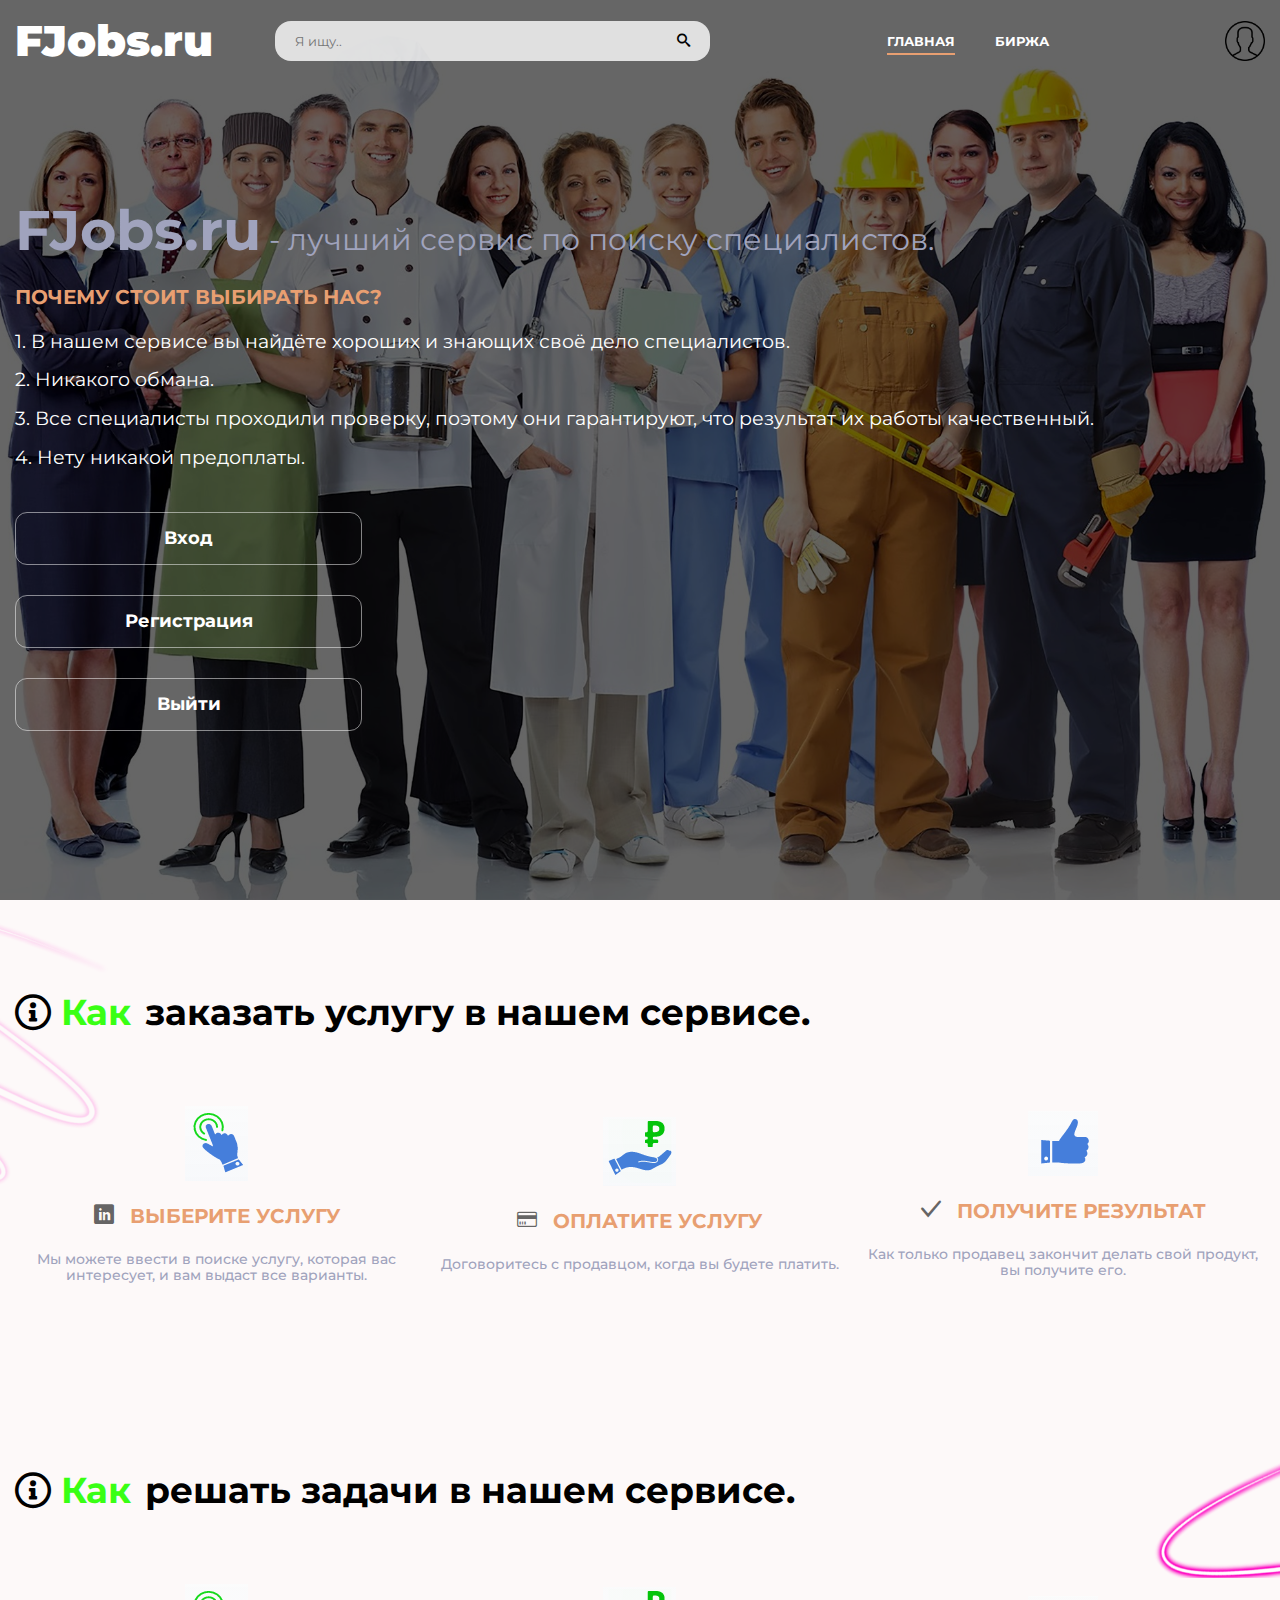
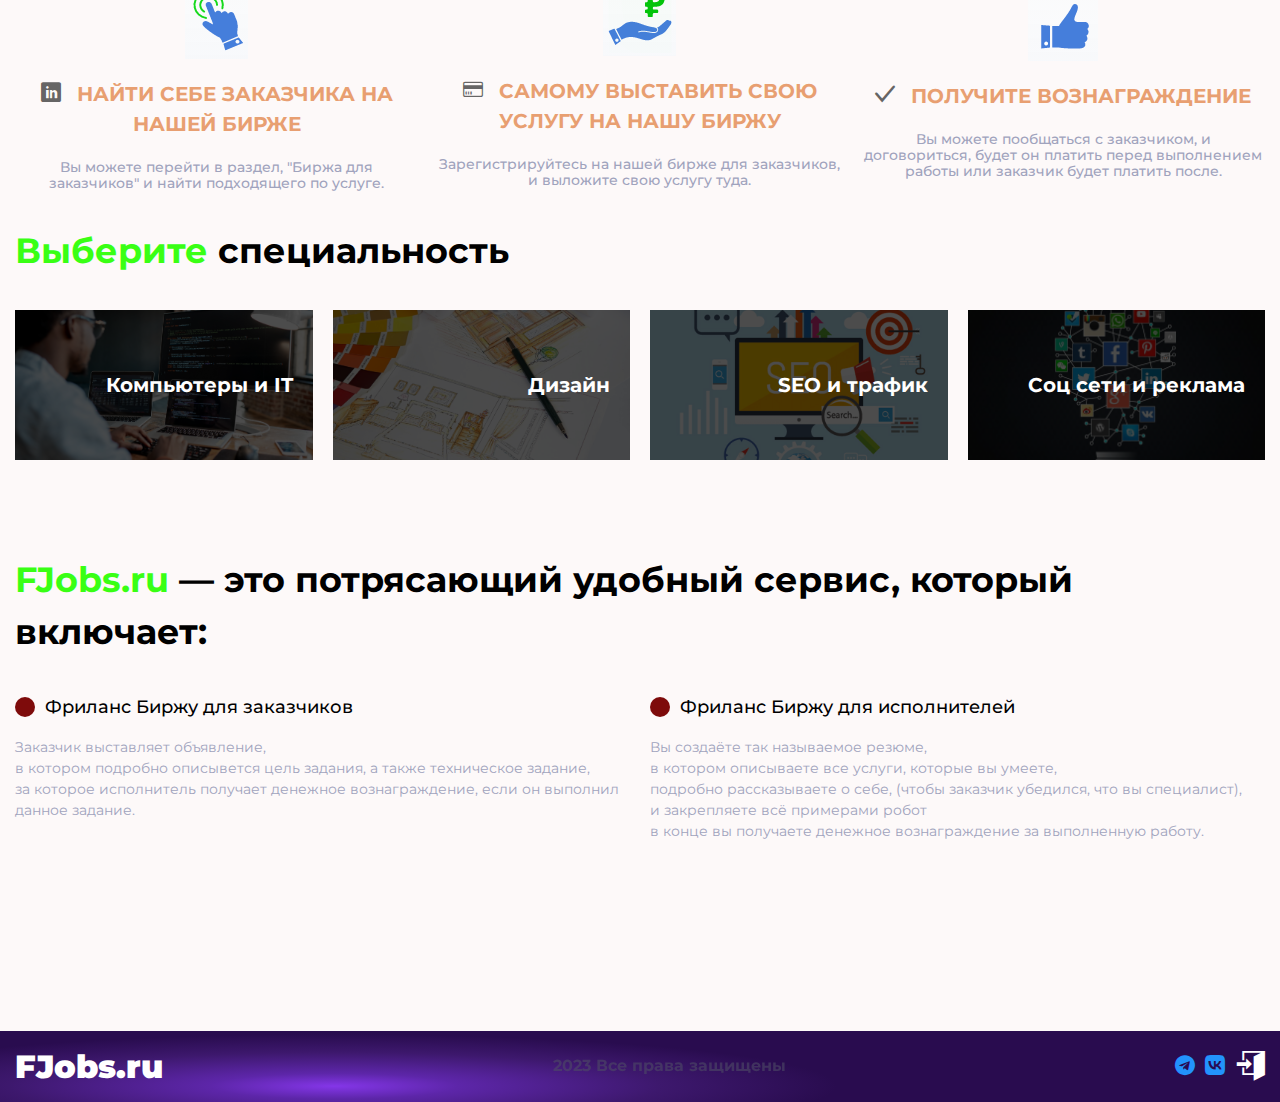
<file: index.html>
<!DOCTYPE html>
<html lang="ru">

<head>
	<meta charset="UTF-8">
	<link rel="stylesheet" href="css/icons.css">
	<link rel="stylesheet" href="css/style.css">
	<link rel="stylesheet" href="https://cdn.jsdelivr.net/npm/swiper@9/swiper-bundle.min.css" />
	<meta name="viewport" content="width=device-width, initial-scale=1.0">
	<title>FJobs.ru</title>
	<link rel="shortcut icon" href="">
</head>

<body>
	<div class="wrapper">

		<main class="page">
<header class="header">
	<div class='header__container container'>
		<div class="header__body">
			<a href="index.html" class="header__logo">FJobs.ru</a>
			<div class="header__find">
				<input autocomplete="off" placeholder="Я ищу.." name="input" value="" type="text"
					class="header__find-input ">
				<button type="button" class="header__find-icon icon-search">

				</button>
				<ul class="header__find-list find-list">
					<li class="find-list__item">Дизайнер ... 1000 - 2000 рублей</li>
					<li class="find-list__item">Верстальщик ... 2000 - 3000 рублей</li>
					<li class="find-list__item">3000 - 4000 рублей</li>
					<li class="find-list__item">4000 - 5000 рублей</li>
					<li class="find-list__item">5000 - 6000 рублей</li>
				</ul>
			</div>
			<nav class="header__menu menu-header">
				<ul class="menu-header__list">
					<li><a href="index.html" class="menu-header__link lock tdu">Главная</a></li>
					<li><a href="performers.html" id="market" class="menu-header__link">Биржа</a></li>
				</ul>
				<div class="menu-header__phone icon-phone">
					+7983-37-56-65-6
				</div>
				<div class="menu-header__icons">
					<a href="#" class="menu-header__icon icon-tg"></a>
					<a href="#" class="menu-header__icon icon-vk"></a>
					<a href="registration.html" class="menu-header__icon-enter icon-enter"></a>
				</div>
			</nav>
			<a href="myprofile.html" class="header__profile">
				<img src="img/main-reviews/01.png" alt="">
			</a>
			<div class="header__burger">
				<span></span>
			</div>

		</div>
	</div>
</header>			<div class="page__full-screen full-screen">
				<div class="full-screen__bg ibg">
					<img src="img/full-screen.jpg" alt="full-screen__image">
				</div>
				<div class='full-screen__container container'>
					<div class="full-screen__content">
						<h1 class="full-screen__title _anim-items">
							<span>FJobs.ru</span> - лучший сервис по поиску специалистов.
						</h1>
						<div class="full-screen__text ">
							<span class="_anim-items">Почему стоит выбирать нас?</span> <br>
							<br>
							<p class="_anim-items"> 1. В нашем сервисе вы найдёте хороших и знающих своё дело специалистов.
								<br>
							</p>
							<p class="_anim-items"> 2. Никакого обмана. <br></p>
							<p class="_anim-items">
								3. Все специалисты проходили проверку, поэтому они гарантируют, что результат их работы
								качественный.<br>
							</p>
							<p class="_anim-items"> 4. Нету никакой предоплаты. <br></p>
						</div>
						<div class="full-screen__buttons">
							<a href="login.html" class="full-screen__button login">Вход</a>
							<a href="registration.html" class="full-screen__button login">Регистрация</a>
							<a href="#" class="full-screen__button login leave">Выйти</a>
						</div>
					</div>
				</div>
			</div>
			<div class="page__burger-menu burger-menu">
				<div class="burger-menu__body">

				</div>
			</div>
			<div class="content">
				<section class="advantages decore-one">
					<div class='advantages__container container'>
						<div class="advantages__body">

							<h2 class="advantages__title icon-info">
								<span>Как</span> заказать услугу в нашем сервисе.
							</h2>
							<div class="advantages__columns">
								<div class="advantages__column _anim-items">
									<article class="advantages__item item-advantages">
										<div class="item-advantages__image">
											<img src="img/choose.png" alt="chooseService">
										</div>
										<h3 class="item-advantages__title icon-linkedin">
											Выберите услугу
										</h3>
										<div class="item-advantages__text">
											Мы можете ввести в поиске услугу, которая вас интересует, и вам выдаст все варианты.
										</div>
									</article>
								</div>
								<div class="advantages__column _anim-items">
									<article class="advantages__item item-advantages">
										<div class="item-advantages__image">
											<img src="img/sell.png" alt="chooseService">
										</div>
										<h3 class="item-advantages__title icon-credit-card">
											Оплатите услугу
										</h3>
										<div class="item-advantages__text">
											Договоритесь с продавцом, когда вы будете платить.
										</div>
									</article>
								</div>
								<div class="advantages__column _anim-items">
									<article class="advantages__item item-advantages">
										<div class="item-advantages__image">
											<img src="img/get.png" alt="chooseService">
										</div>
										<h3 class="item-advantages__title icon-check">
											Получите результат
										</h3>
										<div class="item-advantages__text">
											Как только продавец закончит делать свой продукт, вы получите его.
										</div>
									</article>
								</div>

							</div>
						</div>
					</div>
				</section>
				<section class="advantages decore-two">
					<div class='advantages__container container'>
						<div class="advantages__body">

							<h2 class="advantages__title icon-info">
								<span>Как</span> решать задачи в нашем сервисе.
							</h2>
							<div class="advantages__columns">
								<div class="advantages__column _anim-items">
									<article class="advantages__item item-advantages">
										<div class="item-advantages__image">
											<img src="img/choose.png" alt="chooseService">
										</div>
										<h3 class="item-advantages__title icon-linkedin">
											Найти себе заказчика на нашей бирже
										</h3>
										<div class="item-advantages__text">
											Вы можете перейти в раздел, "Биржа для заказчиков" и найти подходящего по услуге.
										</div>
									</article>
								</div>
								<div class="advantages__column _anim-items">
									<article class="advantages__item item-advantages">
										<div class="item-advantages__image">
											<img src="img/sell.png" alt="sellProduct">
										</div>
										<h3 class="item-advantages__title icon-credit-card">
											Самому выставить свою услугу на нашу биржу
										</h3>
										<div class="item-advantages__text">
											Зарегистрируйтесь на нашей бирже для заказчиков, и выложите свою услугу туда.
										</div>
									</article>
								</div>
								<div class="advantages__column _anim-items">
									<article class="advantages__item item-advantages">
										<div class="item-advantages__image">
											<img src="img/get.png" alt="getMoney">
										</div>
										<h3 class="item-advantages__title icon-check">
											Получите вознаграждение
										</h3>
										<div class="item-advantages__text">
											Вы можете пообщаться с заказчиком, и договориться, будет он платить перед выполнением
											работы или заказчик будет
											платить после.
										</div>
									</article>
								</div>

							</div>
						</div>
					</div>

					<section class="special">
						<div class='special__container container'>
							<div class="special__body">
								<h2 class="special__title">
									<span>Выберите </span>специальность
								</h2>
								<div class="special__columns">
									<a href="registration.html" class="special__item item-special">
										<div class="item-special__image ibg">
											<img src="img/special/01.jpg" alt="image">
										</div>
										<div class="item-special__text">Компьютеры и IT</div>
									</a>
									<a href="registration.html" class="special__item item-special">
										<div class="item-special__image ibg">
											<img src="img/special/02.jpg" alt="image">
										</div>
										<div class="item-special__text">Дизайн</div>
									</a>
									<a href="registration.html" class="special__item item-special">
										<div class="item-special__image ibg">
											<img src="img/special/03.png" alt="image">
										</div>
										<div class="item-special__text">SEO и трафик</div>
									</a>
									<a href="registration.html" class="special__item item-special">
										<div class="item-special__image ibg">
											<img src="img/special/04.jpg" alt="image">
										</div>
										<div class="item-special__text">Соц сети и реклама</div>
									</a>
								</div>
							</div>
						</div>
					</section>
					<section class="about">
						<div class='about__container container'>
							<h2 class="about__title">
								<span>FJobs.ru</span> — это потрясающий удобный сервис, который включает:
							</h2>
							<div class="about__body">

								<div class="about__text-block one-block">
									<h3 class="about__sub-title">
										Фриланс Биржу для заказчиков
									</h3>
									<div class="about__text">
										Заказчик выставляет объявление, <br> в котором подробно описывется цель задания, а также
										техническое задание, <br>
										за которое исполнитель получает денежное вознаграждение, если он выполнил данное задание.
									</div>
								</div>
								<div class="about__text-block two-block">
									<h3 class="about__sub-title">
										Фриланс Биржу для исполнителей
									</h3>
									<div class="about__text">
										Вы создаёте так называемое резюме, <br> в котором описываете все услуги, которые вы
										умеете,
										<br>
										подробно рассказываете о себе, (чтобы заказчик убедился, что вы специалист), <br> и
										закрепляете всё примерами робот <br> в конце вы получаете денежное вознаграждение за
										выполненную работу.
									</div>
								</div>
							</div>
						</div>
					</section>


			</div>
<footer class="footer">
	<div class='footer__container container'>
		<div class="footer__body">
			<a href="index.html" class="footer__logo">FJobs.ru</a>
			<div class="footer__copy">
				2023 Все права защищены
			</div>
			<div class="footer__icons">
				<a href="#" class="footer__ico icon-tg"></a>
				<a href="#" class="footer__ico icon-vk"></a>
				<a href="#" class="footer__ico icon-enter"></a>
			</div>
		</div>
	</div>
</footer>
		</main>

	</div>
</body>
<script src="js/anim.js"></script>
<script src="js/ibg.js"></script>
<script src="js/popup.js"></script>
<script src="js/spoller.js"></script>
<script src="https://cdn.jsdelivr.net/npm/swiper@9/swiper-bundle.min.js"></script>
<script src="js/script.js"></script>
</body>

</html>
</file>
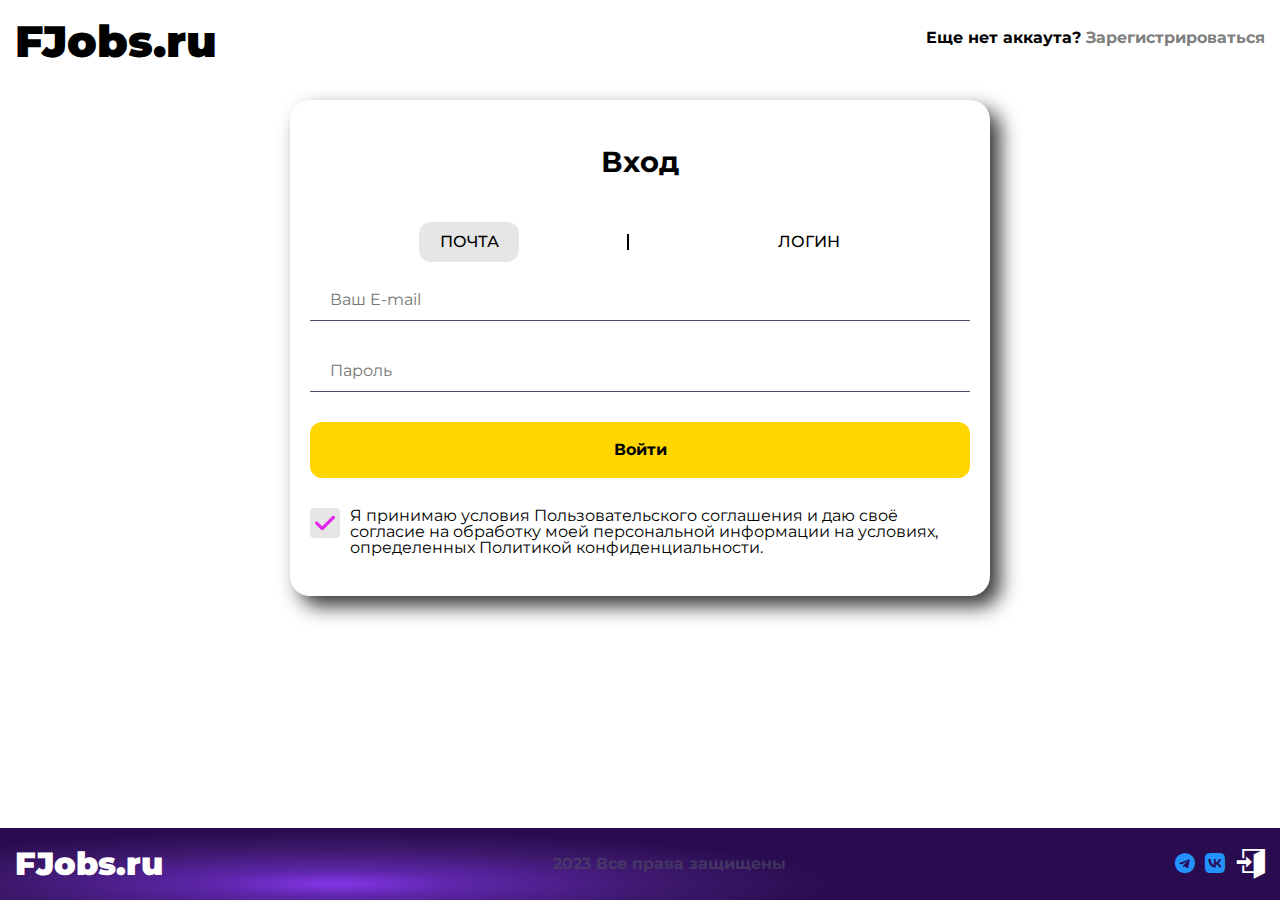
<file: login.html>
<!DOCTYPE html>
<html lang="ru">

<head>
	<meta charset="UTF-8">
	<link rel="stylesheet" href="css/icons.css">
	<link rel="stylesheet" href="css/style.css">
	<link rel="stylesheet" href="https://cdn.jsdelivr.net/npm/swiper@9/swiper-bundle.min.css" />
	<meta name="viewport" content="width=device-width, initial-scale=1.0">
	<title>FJobs.ru</title>
	<link rel="shortcut icon" href="">
</head>

<body>
	<div class="wrapper">

		<main class="page">
			<header class="header">
				<div class='header__container container'>
					<div class="header__body">
						<a href="index.html" class="header__logo-black">FJobs.ru</a>

					</div>
				</div>
			</header>

			<div class="page__burger-menu burger-menu">
				<div class="burger-menu__body">

				</div>
			</div>
			<div class="content">
				<div class="content__login">
					Еще нет аккаута? <a href="registration.html">Зарегистрироваться</a>
				</div>
				<!--<div class="content__login">
					Уже есть аккаунт? <a href="login.html">Войти</a>
				</div>-->
				<div class="registration">
					<div class='registration__container container'>
						<div class="registration__body">
							<form action="#" class="registration__form form-registration">
								<div class="form-registration__body">
									<h2 class="form-registration__title">
										Вход
									</h2>
									<div class="form-registration__tabs">
										<a href="#" id="emailLink" class="form-registration__tab active"><span>Почта</span></a>
										<a href="#" id="loginLink" class="form-registration__tab"><span>Логин</span></a>
									</div>
									<div id="email" class="form-registration__block active">
										<input placeholder="Ваш E-mail" name="input" value="" type="text"
											class="form-registration__input">
										<input placeholder="Пароль" name="input" value="" type="text"
											class="form-registration__input">
										<button class="form-registration__button">Войти</button>
										<div class="registration__checkbox">
											<div class="registration__input-checkbox">
												<input name="checkbox" checked type="checkbox">
												<span>
													Я принимаю условия Пользовательского соглашения и даю своё согласие на
													обработку моей персональной информации на условиях, определенных Политикой
													конфиденциальности.
												</span>
											</div>
										</div>
									</div>
									<div id="login" class="form-registration__block">
										<input placeholder="Логин" name="input" value="" type="text"
											class="form-registration__input">
										<input placeholder="Пароль" name="input" value="" type="text"
											class="form-registration__input">
										<button class="form-registration__button">Войти</button>
										<div class="registration__checkbox">
											<div class="registration__input-checkbox">
												<input name="checkbox" checked type="checkbox">
												<span>
													Я принимаю условия Пользовательского соглашения и даю своё согласие на
													обработку моей персональной информации на условиях, определенных Политикой
													конфиденциальности.
												</span>
											</div>
										</div>
									</div>
								</div>
							</form>
						</div>
					</div>
				</div>
			</div>
<footer class="footer">
	<div class='footer__container container'>
		<div class="footer__body">
			<a href="index.html" class="footer__logo">FJobs.ru</a>
			<div class="footer__copy">
				2023 Все права защищены
			</div>
			<div class="footer__icons">
				<a href="#" class="footer__ico icon-tg"></a>
				<a href="#" class="footer__ico icon-vk"></a>
				<a href="#" class="footer__ico icon-enter"></a>
			</div>
		</div>
	</div>
</footer>		</main>

	</div>
</body>
<script src="js/anim.js"></script>
<script src="js/ibg.js"></script>
<script src="js/popup.js"></script>
<script src="js/spoller.js"></script>
<script src="https://cdn.jsdelivr.net/npm/swiper@9/swiper-bundle.min.js"></script>
<script src="js/script.js"></script>
</body>

</html>
</file>
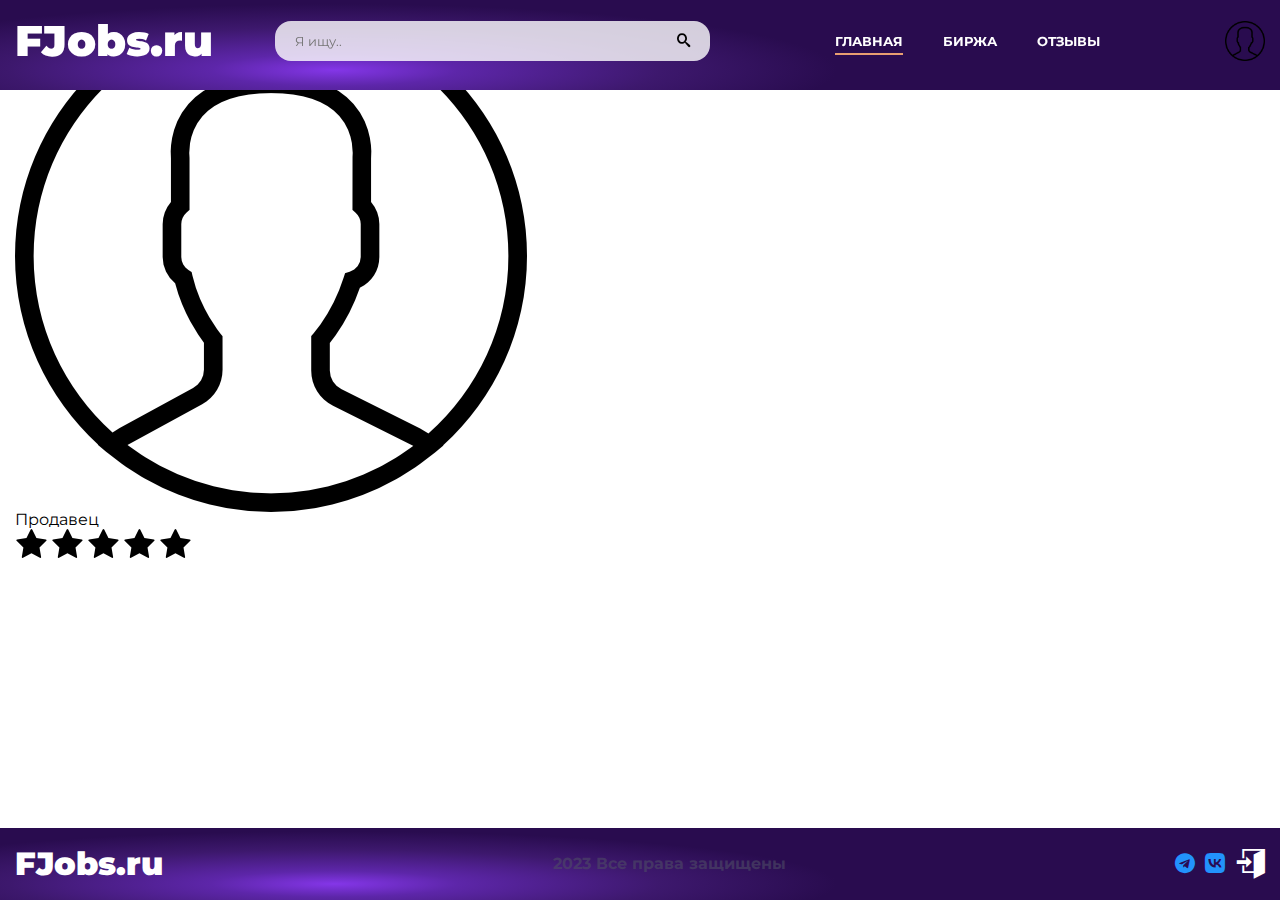
<file: myprofile.html>
<!DOCTYPE html>
<html lang="ru">

<head>
	<meta charset="UTF-8">
	<link rel="stylesheet" href="css/icons.css">
	<link rel="stylesheet" href="css/style.css">
	<link rel="stylesheet" href="https://cdn.jsdelivr.net/npm/swiper@9/swiper-bundle.min.css" />
	<meta name="viewport" content="width=device-width, initial-scale=1.0">
	<title>FJobs.ru</title>
	<link rel="shortcut icon" href="">
</head>

<body>
	<div class="wrapper">

		<main class="page">
			<header class="header-noscroll">
				<div class='header__container container'>
					<div class="header__body">
						<a href="index.html" class="header__logo">FJobs.ru</a>
						<div class="header__find">
							<input autocomplete="off" placeholder="Я ищу.." name="input" value="" type="text"
								class="header__find-input ">
							<button type="button" class="header__find-icon icon-search">

							</button>
							<ul class="header__find-list find-list">
								<li class="find-list__item">Дизайнер ... 1000 - 2000 рублей</li>
								<li class="find-list__item">Верстальщик ... 2000 - 3000 рублей</li>
								<li class="find-list__item">3000 - 4000 рублей</li>
								<li class="find-list__item">4000 - 5000 рублей</li>
								<li class="find-list__item">5000 - 6000 рублей</li>
							</ul>
						</div>
						<nav class="header__menu menu-header">
							<ul class="menu-header__list">
								<li><a href="index.html" class="menu-header__link lock tdu">Главная</a></li>
								<li><a href="performers.html" id="market" class="menu-header__link">Биржа</a></li>

								<li><a href="reviews.html" class="menu-header__link">Отзывы</a></li>

							</ul>
							<div class="menu-header__phone icon-phone">
								+7983-37-56-65-6
							</div>
							<div class="menu-header__icons">
								<a href="#" class="menu-header__icon icon-tg"></a>
								<a href="#" class="menu-header__icon icon-vk"></a>
								<a href="registration.html" class="menu-header__icon-enter icon-enter"></a>
							</div>
						</nav>
						<a href="myprofile.html" class="header__profile">
							<img src="img/main-reviews/01.png" alt="">
						</a>
						<div class="header__burger">
							<span></span>
						</div>

					</div>
				</div>
			</header>

			<div class="page__burger-menu burger-menu">
				<div class="burger-menu__body">

				</div>
			</div>
			<div class="content">
				<section class="profile">
					<div class='profile__container container'>
						<div class="profile__icon">
							<img src="img/reviews/01.png" alt="icon">
						</div>
						<h2 class="profile__name">

						</h2>
						<div class="profile__sub-title">
							Продавец
						</div>
						<div class="profile__estimation">
							<svg width="32" height="32" xmlns="http://www.w3.org/2000/svg" viewBox="0 0 32 32">
								<path
									d="M31.547 12a.848.848 0 00-.677-.577l-9.427-1.376-4.224-8.532a.847.847 0 00-1.516 0l-4.218 8.534-9.427 1.355a.847.847 0 00-.467 1.467l6.823 6.664-1.612 9.375a.847.847 0 001.23.893l8.428-4.434 8.432 4.432a.847.847 0 001.229-.894l-1.615-9.373 6.822-6.665a.845.845 0 00.214-.869z" />
							</svg>
							<svg width="32" height="32" xmlns="http://www.w3.org/2000/svg" viewBox="0 0 32 32">
								<path
									d="M31.547 12a.848.848 0 00-.677-.577l-9.427-1.376-4.224-8.532a.847.847 0 00-1.516 0l-4.218 8.534-9.427 1.355a.847.847 0 00-.467 1.467l6.823 6.664-1.612 9.375a.847.847 0 001.23.893l8.428-4.434 8.432 4.432a.847.847 0 001.229-.894l-1.615-9.373 6.822-6.665a.845.845 0 00.214-.869z" />
							</svg>

							<svg width="32" height="32" xmlns="http://www.w3.org/2000/svg" viewBox="0 0 32 32">
								<path
									d="M31.547 12a.848.848 0 00-.677-.577l-9.427-1.376-4.224-8.532a.847.847 0 00-1.516 0l-4.218 8.534-9.427 1.355a.847.847 0 00-.467 1.467l6.823 6.664-1.612 9.375a.847.847 0 001.23.893l8.428-4.434 8.432 4.432a.847.847 0 001.229-.894l-1.615-9.373 6.822-6.665a.845.845 0 00.214-.869z" />
							</svg>

							<svg width="32" height="32" xmlns="http://www.w3.org/2000/svg" viewBox="0 0 32 32">
								<path
									d="M31.547 12a.848.848 0 00-.677-.577l-9.427-1.376-4.224-8.532a.847.847 0 00-1.516 0l-4.218 8.534-9.427 1.355a.847.847 0 00-.467 1.467l6.823 6.664-1.612 9.375a.847.847 0 001.23.893l8.428-4.434 8.432 4.432a.847.847 0 001.229-.894l-1.615-9.373 6.822-6.665a.845.845 0 00.214-.869z" />
							</svg>

							<svg width="32" height="32" xmlns="http://www.w3.org/2000/svg" viewBox="0 0 32 32">
								<path
									d="M31.547 12a.848.848 0 00-.677-.577l-9.427-1.376-4.224-8.532a.847.847 0 00-1.516 0l-4.218 8.534-9.427 1.355a.847.847 0 00-.467 1.467l6.823 6.664-1.612 9.375a.847.847 0 001.23.893l8.428-4.434 8.432 4.432a.847.847 0 001.229-.894l-1.615-9.373 6.822-6.665a.845.845 0 00.214-.869z" />
							</svg>

						</div>
					</div>
				</section>

			</div>
<footer class="footer">
	<div class='footer__container container'>
		<div class="footer__body">
			<a href="index.html" class="footer__logo">FJobs.ru</a>
			<div class="footer__copy">
				2023 Все права защищены
			</div>
			<div class="footer__icons">
				<a href="#" class="footer__ico icon-tg"></a>
				<a href="#" class="footer__ico icon-vk"></a>
				<a href="#" class="footer__ico icon-enter"></a>
			</div>
		</div>
	</div>
</footer>
		</main>

	</div>
</body>
<script src="js/anim.js"></script>
<script src="js/ibg.js"></script>
<script src="js/popup.js"></script>
<script src="js/spoller.js"></script>
<script src="https://cdn.jsdelivr.net/npm/swiper@9/swiper-bundle.min.js"></script>
<script src="js/script.js"></script>
</body>

</html>
</file>
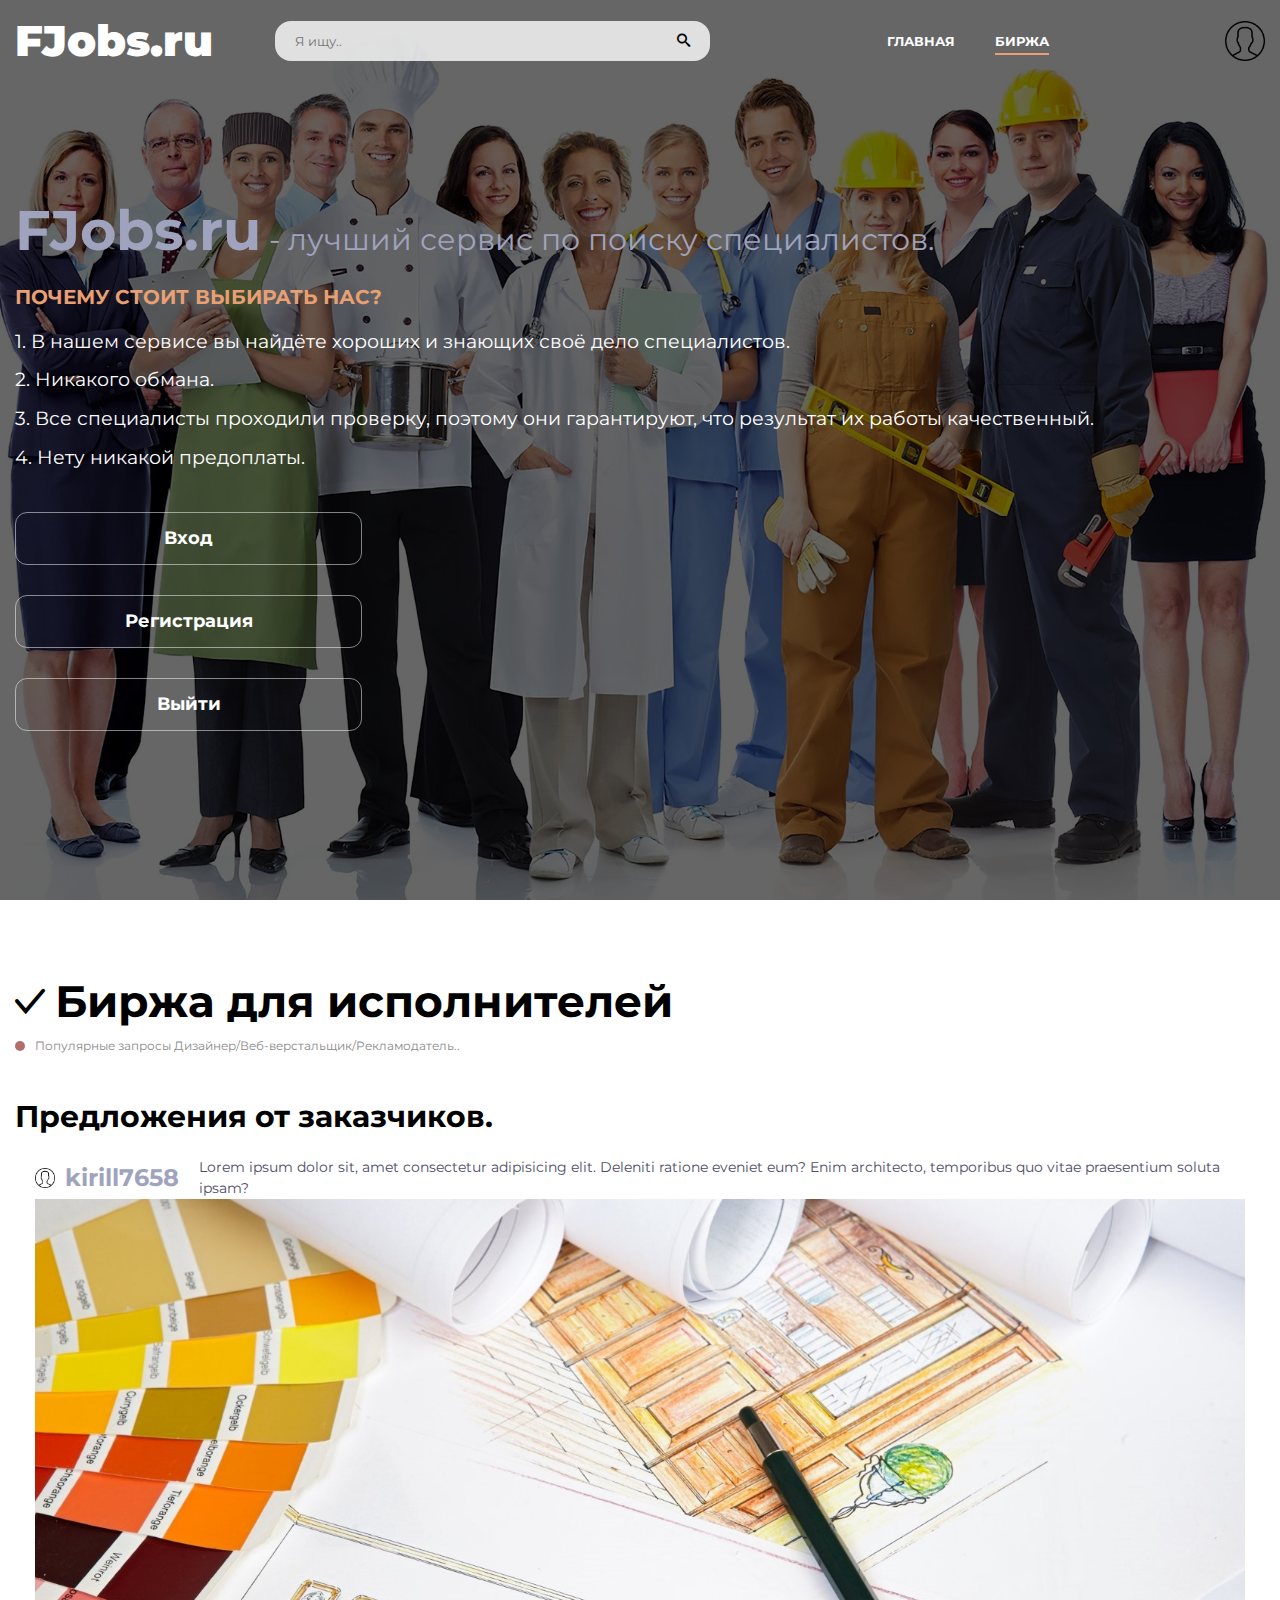
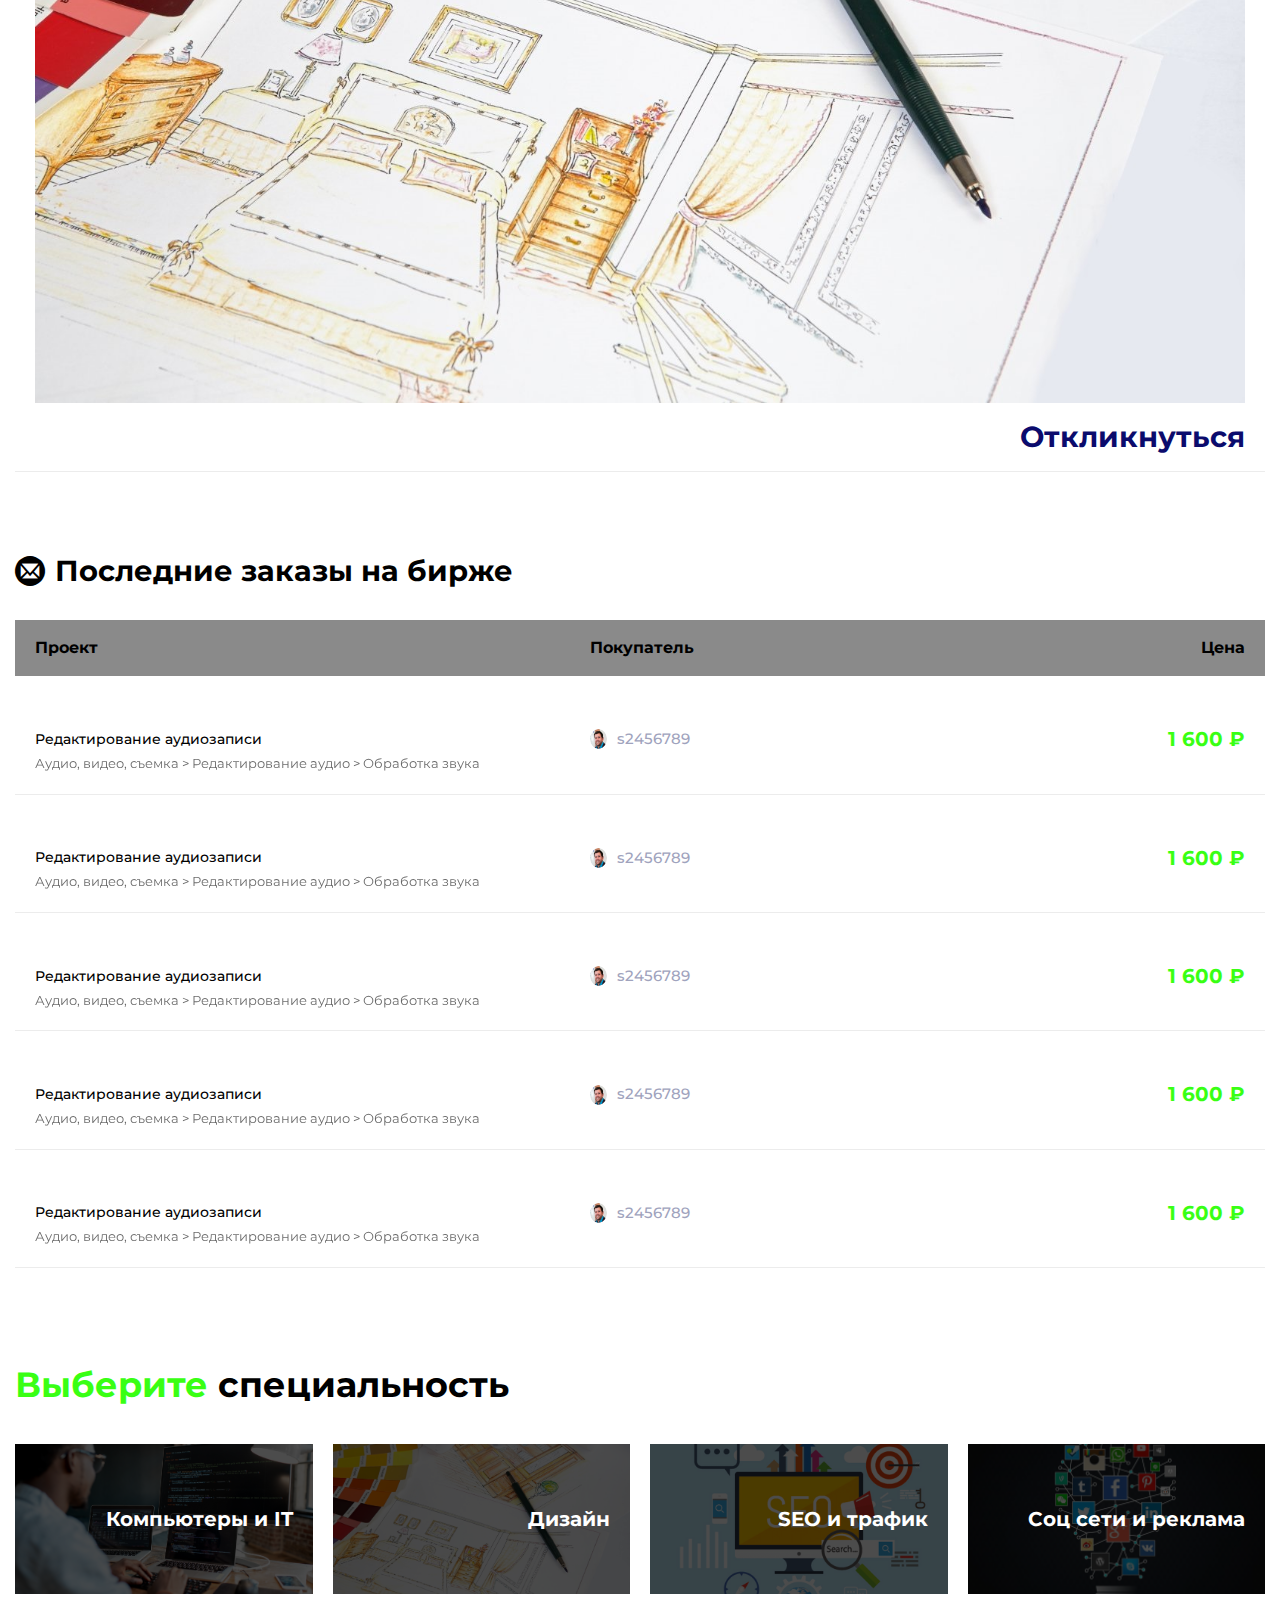
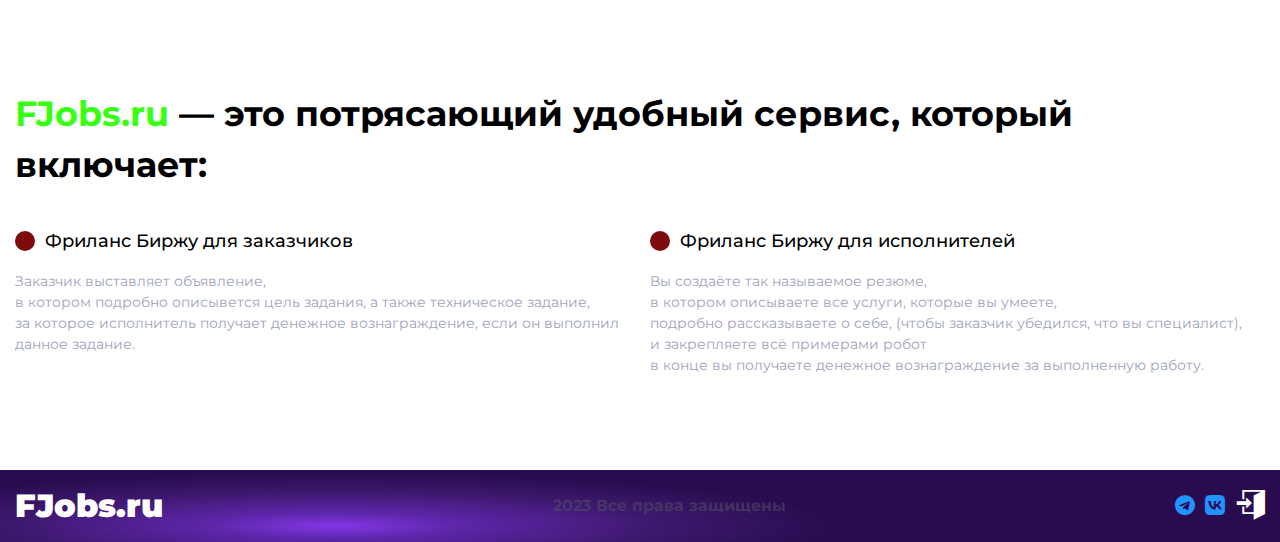
<file: performers.html>
<!DOCTYPE html>
<html lang="ru">

<head>
	<meta charset="UTF-8">
	<link rel="stylesheet" href="css/icons.css">
	<link rel="stylesheet" href="css/style.css">
	<link rel="stylesheet" href="https://cdn.jsdelivr.net/npm/swiper@9/swiper-bundle.min.css" />
	<meta name="viewport" content="width=device-width, initial-scale=1.0">
	<title>FJobs.ru</title>
	<link rel="shortcut icon" href="">
</head>

<body>
	<div class="wrapper">

		<main class="page">
			<header class="header">
				<div class='header__container container'>
					<div class="header__body">
						<a href="index.html" class="header__logo">FJobs.ru</a>
						<div class="header__find">
							<input autocomplete="off" placeholder="Я ищу.." name="input" value="" type="text"
								class="header__find-input ">
							<button type="button" class="header__find-icon icon-search">

							</button>
							<ul class="header__find-list find-list">
								<li class="find-list__item">Дизайнер ... 1000 - 2000 рублей</li>
								<li class="find-list__item">Верстальщик ... 2000 - 3000 рублей</li>
								<li class="find-list__item">3000 - 4000 рублей</li>
								<li class="find-list__item">4000 - 5000 рублей</li>
								<li class="find-list__item">5000 - 6000 рублей</li>
							</ul>
						</div>
						<nav class="header__menu menu-header">
							<ul class="menu-header__list">
								<li><a href="index.html" class="menu-header__link ">Главная</a></li>
								<li><a href="performers.html" id="market" class="menu-header__link lock tdu">Биржа</a></li>
							</ul>
							<div class="menu-header__phone icon-phone">
								+7983-37-56-65-6
							</div>
							<div class="menu-header__icons">
								<a href="#" class="menu-header__icon icon-tg"></a>
								<a href="#" class="menu-header__icon icon-vk"></a>
								<a href="registration.html" class="menu-header__icon-enter icon-enter"></a>
							</div>
						</nav><a href="myprofile.html" class="header__profile"><img src="img/reviews/01.png" alt=""></a>
						<div class="header__burger">
							<span></span>
						</div>
					</div>
				</div>
			</header>
			<div class="page__full-screen full-screen">
				<div class="full-screen__bg ibg">
					<img src="img/full-screen.jpg" alt="full-screen__image">
				</div>
				<div class='full-screen__container container'>
					<div class="full-screen__content">
						<h1 class="full-screen__title _anim-items">
							<span>FJobs.ru</span> - лучший сервис по поиску специалистов.
						</h1>
						<div class="full-screen__text ">
							<span class="_anim-items">Почему стоит выбирать нас?</span> <br>
							<br>
							<p class="_anim-items"> 1. В нашем сервисе вы найдёте хороших и знающих своё дело специалистов.
								<br>
							</p>
							<p class="_anim-items"> 2. Никакого обмана. <br></p>
							<p class="_anim-items">
								3. Все специалисты проходили проверку, поэтому они гарантируют, что результат их работы
								качественный.<br>
							</p>
							<p class="_anim-items"> 4. Нету никакой предоплаты. <br></p>
						</div>
						<div class="full-screen__buttons">
							<a href="login.html" class="full-screen__button login">Вход</a>
							<a href="registration.html" class="full-screen__button login">Регистрация</a>
							<a href="#" class="full-screen__button login leave">Выйти</a>
						</div>
					</div>
				</div>
			</div>
			<div class="page__burger-menu burger-menu">
				<div class="burger-menu__body">

				</div>
			</div>
			<div class="content">

				<section class="performers">
					<div class='performers__container container'>
						<h2 class="performers__title icon-check">
							Биржа для исполнителей
						</h2>

						<h4 class="performers__sub-sub-title">
							Популярные запросы
							<span>Дизайнер/Веб-верстальщик/Рекламодатель..</span>
						</h4>
						<div class="performers__suggestion suggestion">
							<h2 class="suggestion__title">
								Предложения от заказчиков.
							</h2>
							<div class="suggestion__columns">

								<article class="suggestion__column">
									<div class="suggestion__item item-suggestion">
										<div class="item-suggestion__content">
											<div class="item-suggestion__title-block">
												<div class="item-suggestion__icon">
													<img src="img/reviews/01.png" alt="">
												</div>
												<div class="item-suggestion__nickname">
													kirill7658
												</div>
											</div>
											<div class="item-suggestion__task">
												Lorem ipsum dolor sit, amet consectetur adipisicing elit. Deleniti ratione eveniet
												eum?
												Enim architecto, temporibus quo vitae praesentium soluta ipsam?
											</div>
										</div>
										<div class="item-suggestion__image">
											<img src="img/special/02.jpg" alt="">
										</div>
										<a href="#" class="item-suggestion__link link-hey"><span>Откликнуться</span></a>
									</div>
								</article>

							</div>
						</div>
						<div class="performers__columns">
							<span class="icon-mail4">Последние заказы на бирже</span>
							<article class="performers__column-title">
								<div class="performers__item item-performers">
									<div class="item-performers__theme-title">
										Проект
									</div>
									<div class="item-performers__seller-title">
										Покупатель
									</div>
									<div class="item-performers__price-title">
										Цена
									</div>
								</div>
							</article>
							<article class="performers__column">
								<div class="performers__item item-performers">
									<div class="item-performers__theme">
										Редактирование аудиозаписи
									</div>
									<div class="item-performers__description">
										Аудио, видео, съемка > Редактирование аудио > Обработка звука
									</div>
									<div class="item-performers__seller-block">
										<div class="item-performers__icon">
											<img src="img/main-reviews/03.png" alt="icon">
										</div>
										<div class="item-performers__seller">
											s2456789
										</div>
									</div>
									<div class="item-performers__price">
										1 600 ₽
									</div>
								</div>
							</article>
							<article class="performers__column">
								<div class="performers__item item-performers">
									<div class="item-performers__theme">
										Редактирование аудиозаписи
									</div>
									<div class="item-performers__description">
										Аудио, видео, съемка > Редактирование аудио > Обработка звука
									</div>
									<div class="item-performers__seller-block">
										<div class="item-performers__icon">
											<img src="img/main-reviews/03.png" alt="icon">
										</div>
										<div class="item-performers__seller">
											s2456789
										</div>
									</div>
									<div class="item-performers__price">
										1 600 ₽
									</div>
								</div>
							</article>
							<article class="performers__column">
								<div class="performers__item item-performers">
									<div class="item-performers__theme">
										Редактирование аудиозаписи
									</div>
									<div class="item-performers__description">
										Аудио, видео, съемка > Редактирование аудио > Обработка звука
									</div>
									<div class="item-performers__seller-block">
										<div class="item-performers__icon">
											<img src="img/main-reviews/03.png" alt="icon">
										</div>
										<div class="item-performers__seller">
											s2456789
										</div>
									</div>
									<div class="item-performers__price">
										1 600 ₽
									</div>
								</div>
							</article>
							<article class="performers__column">
								<div class="performers__item item-performers">
									<div class="item-performers__theme">
										Редактирование аудиозаписи
									</div>
									<div class="item-performers__description">
										Аудио, видео, съемка > Редактирование аудио > Обработка звука
									</div>
									<div class="item-performers__seller-block">
										<div class="item-performers__icon">
											<img src="img/main-reviews/03.png" alt="icon">
										</div>
										<div class="item-performers__seller">
											s2456789
										</div>
									</div>
									<div class="item-performers__price">
										1 600 ₽
									</div>
								</div>
							</article>
							<article class="performers__column">
								<div class="performers__item item-performers">
									<div class="item-performers__theme">
										Редактирование аудиозаписи
									</div>
									<div class="item-performers__description">
										Аудио, видео, съемка > Редактирование аудио > Обработка звука
									</div>
									<div class="item-performers__seller-block">
										<div class="item-performers__icon">
											<img src="img/main-reviews/03.png" alt="icon">
										</div>
										<div class="item-performers__seller">
											s2456789
										</div>
									</div>
									<div class="item-performers__price">
										1 600 ₽
									</div>
								</div>
							</article>
						</div>
					</div>
				</section>
				<section class="asks">

				</section>
				<section class="special">
					<div class='special__container container'>
						<div class="special__body">
							<h2 class="special__title">
								<span>Выберите </span>специальность
							</h2>
							<div class="special__columns">
								<a href="registration.html" class="special__item item-special">
									<div class="item-special__image ibg">
										<img src="img/special/01.jpg" alt="image">
									</div>
									<div class="item-special__text">Компьютеры и IT</div>
								</a>
								<a href="registration.html" class="special__item item-special">
									<div class="item-special__image ibg">
										<img src="img/special/02.jpg" alt="image">
									</div>
									<div class="item-special__text">Дизайн</div>
								</a>
								<a href="registration.html" class="special__item item-special">
									<div class="item-special__image ibg">
										<img src="img/special/03.png" alt="image">
									</div>
									<div class="item-special__text">SEO и трафик</div>
								</a>
								<a href="registration.html" class="special__item item-special">
									<div class="item-special__image ibg">
										<img src="img/special/04.jpg" alt="image">
									</div>
									<div class="item-special__text">Соц сети и реклама</div>
								</a>
							</div>
						</div>
					</div>
				</section>
				<section class="about">
					<div class='about__container container'>
						<h2 class="about__title">
							<span>FJobs.ru</span> — это потрясающий удобный сервис, который включает:
						</h2>
						<div class="about__body">

							<div class="about__text-block one-block">
								<h3 class="about__sub-title">
									Фриланс Биржу для заказчиков
								</h3>
								<div class="about__text">
									Заказчик выставляет объявление, <br> в котором подробно описывется цель задания, а также
									техническое задание, <br>
									за которое исполнитель получает денежное вознаграждение, если он выполнил данное задание.
								</div>
							</div>
							<div class="about__text-block two-block">
								<h3 class="about__sub-title">
									Фриланс Биржу для исполнителей
								</h3>
								<div class="about__text">
									Вы создаёте так называемое резюме, <br> в котором описываете все услуги, которые вы умеете,
									<br>
									подробно рассказываете о себе, (чтобы заказчик убедился, что вы специалист), <br> и
									закрепляете всё примерами робот <br> в конце вы получаете денежное вознаграждение за
									выполненную работу.
								</div>
							</div>
						</div>
					</div>
				</section>

			</div>
			<footer class="footer">
				<div class='footer__container container'>
					<div class="footer__body">
						<a href="index.html" class="footer__logo">FJobs.ru</a>
						<div class="footer__copy">
							2023 Все права защищены
						</div>
						<div class="footer__icons">
							<a href="#" class="footer__ico icon-tg"></a>
							<a href="#" class="footer__ico icon-vk"></a>
							<a href="#" class="footer__ico icon-enter"></a>
						</div>
					</div>
				</div>
			</footer>
		</main>

	</div>
</body>
<script src="js/anim.js"></script>
<script src="js/ibg.js"></script>
<script src="js/popup.js"></script>
<script src="js/spoller.js"></script>
<script src="https://cdn.jsdelivr.net/npm/swiper@9/swiper-bundle.min.js"></script>
<script src="js/script.js"></script>
</body>

</html>
</file>
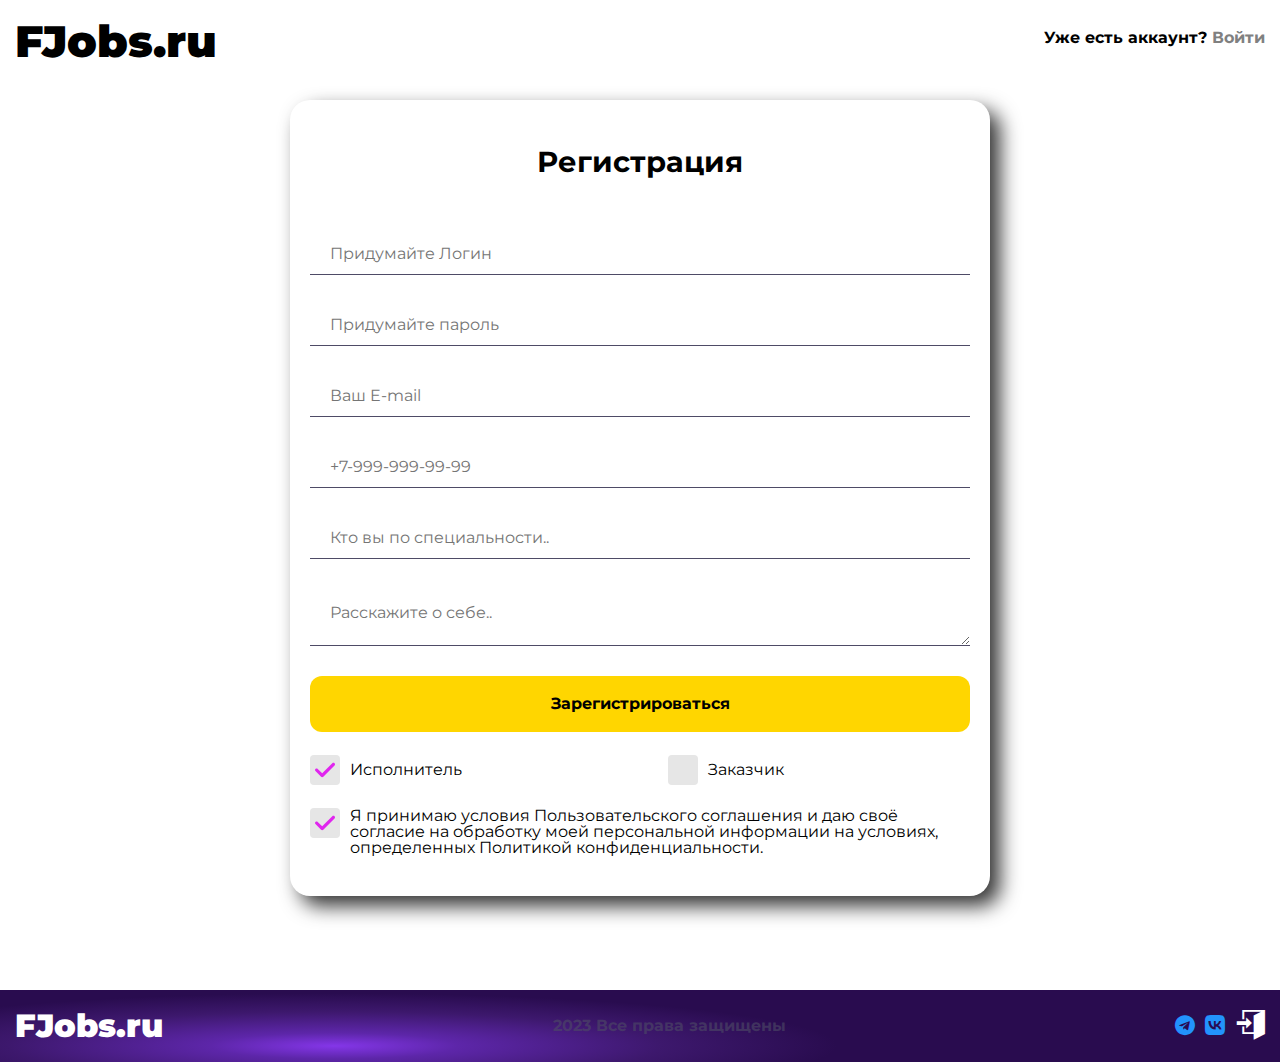
<file: registration.html>
<!DOCTYPE html>
<html lang="ru">

<head>
	<meta charset="UTF-8">
	<link rel="stylesheet" href="css/icons.css">
	<link rel="stylesheet" href="css/style.css">
	<link rel="stylesheet" href="https://cdn.jsdelivr.net/npm/swiper@9/swiper-bundle.min.css" />
	<meta name="viewport" content="width=device-width, initial-scale=1.0">
	<title>FJobs.ru</title>
	<link rel="shortcut icon" href="">
</head>

<body>
	<div class="wrapper">

		<main class="page">
			<header class="header">
				<div class='header__container container'>
					<div class="header__body">
						<a href="index.html" class="header__logo-black">FJobs.ru</a>

					</div>
				</div>
			</header>

			<div class="page__burger-menu burger-menu">
				<div class="burger-menu__body">

				</div>
			</div>
			<div class="content">
				<div class="content__login">
					Уже есть аккаунт? <a href="login.html">Войти</a>
				</div>
				<div class="registration">
					<div class='registration__container container'>
						<div class="registration__body">

							<form action="#" class="registration__form form-registration">
								<div class="form-registration__body">
									<h2 class="form-registration__title">
										Регистрация
									</h2>

									<input placeholder="Придумайте Логин" name="input" value="" type="text"
										class="form-registration__input">
									<input placeholder="Придумайте пароль" name="input" value="" type="text"
										class="form-registration__input">
									<input placeholder="Ваш E-mail" name="input" value="" type="text"
										class="form-registration__input">
									<input placeholder="+7-999-999-99-99" name="input" value="" type="text"
										class="form-registration__input">
									<input placeholder="Кто вы по специальности.." name="input" value="" type="text"
										class="form-registration__input">
									<textarea placeholder="Расскажите о себе.." name="input" value="" type="text"
										class="form-registration__input no-available"></textarea>
									<button class="form-registration__button">Зарегистрироваться</button>
									<div class="form-registration__checkboxs">
										<div class="registration__checkbox ">
											<div class="registration__input-checkbox radio-button">
												<input name="checkbox" checked type="radio" value="1">
												<span>
													Исполнитель
												</span>
											</div>
										</div>
										<div class="registration__checkbox ">
											<div class="registration__input-checkbox  radio-button">
												<input name="checkbox" type="radio" value="1">
												<span>
													Заказчик
												</span>
											</div>
										</div>
									</div>
									<div class="registration__checkbox">
										<div class="registration__input-checkbox really-checkbox">
											<input name="checkbox" checked type="checkbox">
											<span>
												Я принимаю условия Пользовательского соглашения и даю своё согласие на
												обработку моей персональной информации на условиях, определенных Политикой
												конфиденциальности.
											</span>
										</div>
									</div>

								</div>
							</form>
						</div>
					</div>
				</div>
			</div>
<footer class="footer">
	<div class='footer__container container'>
		<div class="footer__body">
			<a href="index.html" class="footer__logo">FJobs.ru</a>
			<div class="footer__copy">
				2023 Все права защищены
			</div>
			<div class="footer__icons">
				<a href="#" class="footer__ico icon-tg"></a>
				<a href="#" class="footer__ico icon-vk"></a>
				<a href="#" class="footer__ico icon-enter"></a>
			</div>
		</div>
	</div>
</footer>		</main>

	</div>
</body>
<script src="js/anim.js"></script>
<script src="js/ibg.js"></script>
<script src="js/popup.js"></script>
<script src="js/spoller.js"></script>
<script src="https://cdn.jsdelivr.net/npm/swiper@9/swiper-bundle.min.js"></script>
<script src="js/script.js"></script>
</body>

</html>
</file>
<file: css/icons.css>
@font-face {
  font-family: 'icons';
  src: url('../fonts/icons.eot?astk71');
  src: url('../fonts/icons.eot?astk71#iefix') format('embedded-opentype'),
    url('../fonts/icons.ttf?astk71') format('truetype'),
    url('../fonts/icons.woff?astk71') format('woff'),
    url('../fonts/icons.svg?astk71#icons') format('svg');
  font-weight: normal;
  font-style: normal;
  font-display: block;
}

[class^="icon-"]::before,
[class*=" icon-"]::before {
  /* use !important to prevent issues with browser extensions that change fonts */
  font-family: 'icons' !important;
  speak: never;
  font-style: normal;
  font-weight: normal;
  font-variant: normal;
  text-transform: none;
  line-height: 1;

  /* Better Font Rendering =========== */
  -webkit-font-smoothing: antialiased;
  -moz-osx-font-smoothing: grayscale;
}

.icon-phone:before {
  content: "\e900";
  color: #6e7191;
}

.icon-tg:before {
  content: "\e901";
  color: #6e7191;
}

.icon-vk:before {
  content: "\e902";
  color: #6e7191;
}

.icon-check:before {
  content: "\e903";
  color: #6e7191;
}

.icon-info:before {
  content: "\e904";
  color: #6e7191;
}

.icon-credit-card:before {
  content: "\e93f";
}

.icon-search:before {
  content: "\e986";
}

.icon-enter:before {
  content: "\ea13";
}

.icon-exit:before {
  content: "\ea14";
}

.icon-arrow-up2:before {
  content: "\ea3a";
}

.icon-arrow-right2:before {
  content: "\ea3c";
}

.icon-arrow-down2:before {
  content: "\ea3e";
}

.icon-arrow-left2:before {
  content: "\ea40";
}

.icon-mail4:before {
  content: "\ea86";
}

.icon-linkedin:before {
  content: "\eac9";
}
</file>
<file: css/style.css>
@import url("https://fonts.googleapis.com/css2?family=Montserrat:wght@400;500;600;700;800;900&display=swap");
/*

$darkColor: ;

$cyanColor: ;
$greenColor: #6EFF24;
$purpleColor: #9124FF;

$darkGreenColor: #101E09;

$lightGrayColor: #6E7191;

$orangeColor: #F56E1E;
$grayColor: #333333;
$greenYellowColor: #E8C300;

*/
@import url("https://fonts.googleapis.com/css2?family=Montserrat:wght@400;500;600;700;800;900&display=swap");
/*

$darkColor: ;

$cyanColor: ;
$greenColor: #6EFF24;
$purpleColor: #9124FF;

$darkGreenColor: #101E09;

$lightGrayColor: #6E7191;

$orangeColor: #F56E1E;
$grayColor: #333333;
$greenYellowColor: #E8C300;

*/
* {
  padding: 0;
  margin: 0;
  border: 0;
}

*,
*:before,
*:after {
  -webkit-box-sizing: border-box;
  box-sizing: border-box;
}

:focus,
:active {
  outline: none;
}

a.disabled {
  pointer-events: none;
}

button.disabled {
  pointer-events: none;
}

a:focus,
a:active {
  outline: none;
}

button {
  border: none;
  background-color: transparent;
}

nav,
footer,
header,
aside {
  display: block;
}

html,
body {
  height: 100%;
  width: 100%;
  line-height: 1;
  font-size: 16px;
  color: #000;
  -ms-text-size-adjust: 100%;
  -moz-text-size-adjust: 100%;
  -webkit-text-size-adjust: 100%;
}

input,
button,
textarea {
  font-family: inherit;
}

input::-ms-clear {
  display: none;
}

button {
  cursor: pointer;
}

button::-moz-focus-inner {
  padding: 0;
  border: 0;
}

a,
a:visited {
  text-decoration: none;
}

a:hover {
  text-decoration: none;
}

ul li {
  list-style: none;
}

img {
  vertical-align: top;
}

h1,
h2,
h3,
h4,
h5,
h6 {
  font-size: inherit;
  font-weight: inherit;
}

body.scroll-lock {
  overflow: hidden;
}

body {
  font-family: "Montserrat";
}

.ibg {
  background-position: center;
  background-size: cover;
  background-repeat: no-repeat;
  position: relative;
}
.ibg img {
  display: none;
}

.wrapper {
  display: -webkit-box;
  display: -ms-flexbox;
  display: flex;
  -webkit-box-orient: vertical;
  -webkit-box-direction: normal;
      -ms-flex-direction: column;
          flex-direction: column;
  overflow: hidden;
  min-height: 100%;
}

.page {
  position: absolute;
  top: 0;
  left: 0;
  width: 100%;
  height: 100%;
  display: -webkit-box;
  display: -ms-flexbox;
  display: flex;
  -webkit-box-orient: vertical;
  -webkit-box-direction: normal;
      -ms-flex-direction: column;
          flex-direction: column;
}

.container {
  max-width: 1470px;
  padding: 0px 15px;
  margin: 0px auto;
}

.page__full-screen {
  position: relative;
  -webkit-box-flex: 1;
      -ms-flex: 1 0 100%;
          flex: 1 0 100%;
}

.full-screen__bg {
  position: absolute;
  top: 0;
  left: 0;
  width: 100%;
  height: 100%;
  -webkit-filter: brightness(0.4);
          filter: brightness(0.4);
}

.full-screen__content {
  position: relative;
  z-index: 2;
  padding-top: 200px;
  padding-bottom: 100px;
}
@media (max-width: 1440px) {
  .full-screen__content {
    padding-top: calc(120px + 80 * ((100vw - 320px) / 1120));
  }
}
@media (max-width: 1440px) {
  .full-screen__content {
    padding-bottom: calc(60px + 40 * ((100vw - 320px) / 1120));
  }
}
.full-screen__title {
  -webkit-transform: translate(0%, -120%);
      -ms-transform: translate(0%, -120%);
          transform: translate(0%, -120%);
  opacity: 0;
  -webkit-transition: all 0.8s ease 0s;
  -o-transition: all 0.8s ease 0s;
  transition: all 0.8s ease 0s;
  margin: 0px 0px 0.4em 0px;
  font-size: 30px;
  line-height: 150%;
  color: #A0A3BD;
}
.full-screen__title span {
  color: #A0A3BD;
  font-size: 58px;
  line-height: 150%;
  font-weight: 700;
}
@media (max-width: 1440px) {
  .full-screen__title span {
    font-size: calc(42px + 16 * ((100vw - 320px) / 1120));
  }
}
.full-screen__title span:before {
  font-size: 40px;
  margin: 0px 20px 0px 0px;
}
.full-screen__title.active {
  -webkit-transition: all 0.8s ease 0s;
  -o-transition: all 0.8s ease 0s;
  transition: all 0.8s ease 0s;
  -webkit-transform: translate(0%, 0%);
      -ms-transform: translate(0%, 0%);
          transform: translate(0%, 0%);
  opacity: 1;
}
.full-screen__text {
  margin: 0px 0px 40px 0px;
}
.full-screen__text span {
  color: #e89f71;
  font-size: 20px;
  line-height: 133%;
  text-transform: uppercase;
  font-weight: 700;
  -webkit-transition: all 0.8s ease 0s;
  -o-transition: all 0.8s ease 0s;
  transition: all 0.8s ease 0s;
  -webkit-transform: translate(-120%, 0%);
      -ms-transform: translate(-120%, 0%);
          transform: translate(-120%, 0%);
  opacity: 0;
}
.full-screen__text span.active {
  -webkit-transform: translate(0%, 0%);
      -ms-transform: translate(0%, 0%);
          transform: translate(0%, 0%);
  opacity: 1;
  -webkit-transition: all 0.8s ease 1s;
  -o-transition: all 0.8s ease 1s;
  transition: all 0.8s ease 1s;
}
.full-screen__text p {
  margin: 0px 0px 10px 0px;
  -webkit-transform: translate(-120%, 0%);
      -ms-transform: translate(-120%, 0%);
          transform: translate(-120%, 0%);
  opacity: 0;
  font-size: 20px;
  color: #fff;
  line-height: 150%;
  -webkit-transition: all 0.8s ease 0s;
  -o-transition: all 0.8s ease 0s;
  transition: all 0.8s ease 0s;
}
@media (max-width: 1440px) {
  .full-screen__text p {
    font-size: calc(14px + 6 * ((100vw - 320px) / 1120));
  }
}
.full-screen__text p.active {
  -webkit-transform: translate(0%, 0%);
      -ms-transform: translate(0%, 0%);
          transform: translate(0%, 0%);
  opacity: 1;
  -webkit-transition: all 0.8s ease 0.8s;
  -o-transition: all 0.8s ease 0.8s;
  transition: all 0.8s ease 0.8s;
}
.full-screen__buttons {
  display: -ms-grid;
  display: grid;
  grid-auto-flow: row;
  -webkit-box-align: center;
      -ms-flex-align: center;
          align-items: center;
  gap: 30px;
  -webkit-box-pack: start;
      -ms-flex-pack: start;
          justify-content: start;
}
.full-screen__button {
  border-radius: 12px;
  padding-top	: 12px;
  padding-bottom	: 12px;
  padding-left: 120px;
  padding-right: 120px;
  color: #fff;
  font-size: 18px;
  line-height: 150%;
  white-space: nowrap;
  font-weight: 700;
  text-align: center;
}
@media (max-width: 1440px) {
  .full-screen__button {
    padding-top	: calc(12px + 0 * ((100vw - 320px) / 1120));
  }
}
@media (max-width: 1440px) {
  .full-screen__button {
    padding-bottom	: calc(12px + 0 * ((100vw - 320px) / 1120));
  }
}
@media (max-width: 1440px) {
  .full-screen__button {
    padding-left: calc(40px + 80 * ((100vw - 320px) / 1120));
  }
}
@media (max-width: 1440px) {
  .full-screen__button {
    padding-right: calc(40px + 80 * ((100vw - 320px) / 1120));
  }
}

.login {
  background-color: transparent;
  border: 1px solid rgba(255, 255, 255, 0.5);
  -webkit-transition: all 0.8s ease 0s;
  -o-transition: all 0.8s ease 0s;
  transition: all 0.8s ease 0s;
  text-align: center;
}
@media (any-hover: hover) {
  .login:hover {
    background-color: #e89f71;
    -webkit-transition: all 0.8s ease 0s;
    -o-transition: all 0.8s ease 0s;
    transition: all 0.8s ease 0s;
  }
}

.registry {
  -webkit-transition: all 0.8s ease 0s;
  -o-transition: all 0.8s ease 0s;
  transition: all 0.8s ease 0s;
  text-align: center;
  background-color: #e89f71;
}
@media (any-hover: hover) {
  .registry:hover {
    background-color: transparent;
    border: 1px solid rgba(255, 255, 255, 0.5);
  }
}

.page__burger-menu {
  -webkit-transition: all 0.8s ease 0s;
  -o-transition: all 0.8s ease 0s;
  transition: all 0.8s ease 0s;
}
@media (min-width: 1023.98px) {
  .page__burger-menu {
    display: none;
  }
}
@media (max-width: 1023.98px) {
  .page__burger-menu {
    display: block;
    position: fixed;
    padding: 100px 0px 100px 0px;
    background-color: rgba(0, 0, 0, 0.9);
    top: 0;
    left: -100%;
    width: 50%;
    overflow: auto;
    height: 100%;
    z-index: 10;
  }
  .page__burger-menu.active {
    left: 0;
    -webkit-transition: all 0.8s ease 0s;
    -o-transition: all 0.8s ease 0s;
    transition: all 0.8s ease 0s;
  }
}
@media (max-width: 600px) {
  .page__burger-menu {
    width: 100%;
  }
}

.arrow-next {
  border-radius: 50%;
  background-color: #000;
  border: 1px solid rgba(255, 255, 255, 0.6);
  width: 40px;
  height: 40px;
  cursor: pointer;
  position: relative;
}
.arrow-next:before {
  content: "";
  width: 1px;
  height: 10px;
  background-color: #fff;
  position: absolute;
  top: 50%;
  left: 50%;
  -webkit-transform: translate(-50%, -50%) rotate(45deg);
      -ms-transform: translate(-50%, -50%) rotate(45deg);
          transform: translate(-50%, -50%) rotate(45deg);
}
.arrow-next:after {
  content: "";
  width: 1px;
  height: 10px;
  background-color: #fff;
  position: absolute;
  top: 50%;
  left: 50%;
  -webkit-transform: translate(-50%, -50%) rotate(-45deg);
      -ms-transform: translate(-50%, -50%) rotate(-45deg);
          transform: translate(-50%, -50%) rotate(-45deg);
}

.arrow-prev {
  border-radius: 50%;
  background-color: #000;
  border: 1px solid rgba(255, 255, 255, 0.6);
  width: 40px;
  height: 40px;
  cursor: pointer;
  position: relative;
}
.arrow-prev:before {
  content: "";
  width: 1px;
  height: 10px;
  background-color: #fff;
  position: absolute;
  top: 50%;
  left: 50%;
  -webkit-transform: translate(-50%, -50%) rotate(45deg);
      -ms-transform: translate(-50%, -50%) rotate(45deg);
          transform: translate(-50%, -50%) rotate(45deg);
}
.arrow-prev:after {
  content: "";
  width: 1px;
  height: 10px;
  background-color: #fff;
  position: absolute;
  top: 50%;
  left: 50%;
  -webkit-transform: translate(-50%, -50%) rotate(45deg);
      -ms-transform: translate(-50%, -50%) rotate(45deg);
          transform: translate(-50%, -50%) rotate(45deg);
}

.decore-one {
  position: relative;
  z-index: 2;
}
.decore-one:before {
  content: "";
  width: 200px;
  height: 300px;
  position: absolute;
  top: 0;
  left: -80px;
  background: url("../img/decore-one.png") 0 0/cover no-repeat;
}

.decore-two {
  position: relative;
}
.decore-two:before {
  content: "";
  width: 200px;
  height: 200px;
  position: absolute;
  top: 0;
  right: 0;
  background: url("../img/decore-two.png") 0 0/cover no-repeat;
}

.popup {
  position: absolute;
  top: -10000%;
  left: 0;
}
.popup.active {
  position: fixed;
  top: 0;
  left: 0;
  width: 100%;
  height: 100%;
  background-color: rgba(0, 0, 0, 0.4);
  z-index: 100;
}
.popup.active .popup__body {
  background-color: #fff;
  display: -webkit-box;
  display: -ms-flexbox;
  display: flex;
  -webkit-box-orient: vertical;
  -webkit-box-direction: normal;
      -ms-flex-direction: column;
          flex-direction: column;
  -webkit-box-pack: center;
      -ms-flex-pack: center;
          justify-content: center;
  -webkit-box-align: center;
      -ms-flex-align: center;
          align-items: center;
  max-width: 600px;
  position: absolute;
  top: 50%;
  left: 50%;
  -webkit-transform: translate(-50%, -50%);
      -ms-transform: translate(-50%, -50%);
          transform: translate(-50%, -50%);
}
.popup__content {
  padding: 40px 20px;
}
.popup__title {
  text-align: center;
  font-weight: 700;
  font-size: 24px;
  line-height: 150%;
  margin: 0px 0px 1.6666666667em 0px;
}
.popup__close {
  position: absolute;
  top: 40px;
  right: 20px;
  color: #000;
  font-weight: 700;
  cursor: pointer;
}
.popup__buttons {
  display: -ms-grid;
  display: grid;
  grid-auto-flow: row;
  -webkit-box-align: center;
      -ms-flex-align: center;
          align-items: center;
  gap: 20px;
}
.popup__button {
  border: 1px solid #000;
  border-radius: 12px;
  padding: 12px 20px;
  color: #4E4B66;
  font-size: 16px;
  font-weight: 500;
  line-height: 150%;
  white-space: nowrap;
  -webkit-transition: background-color 0.8s ease 0s;
  -o-transition: background-color 0.8s ease 0s;
  transition: background-color 0.8s ease 0s;
}
@media (any-hover: hover) {
  .popup__button:hover {
    color: #000;
    -webkit-transition: background-color 0.8s ease 0s;
    -o-transition: background-color 0.8s ease 0s;
    transition: background-color 0.8s ease 0s;
    background-color: #e89f71;
    border: none;
  }
}

/*!
 * Font Awesome Free 6.4.0 by @fontawesome - https://fontawesome.com
 * License - https://fontawesome.com/license/free (Icons: CC BY 4.0, Fonts: SIL OFL 1.1, Code: MIT License)
 * Copyright 2023 Fonticons, Inc.
 */
.fa {
  font-family: var(--fa-style-family, "Font Awesome 6 Free");
  font-weight: var(--fa-style, 900);
}

.fa,
.fa-classic,
.fa-sharp,
.fas,
.fa-solid,
.far,
.fa-regular,
.fab,
.fa-brands {
  -moz-osx-font-smoothing: grayscale;
  -webkit-font-smoothing: antialiased;
  display: var(--fa-display, inline-block);
  font-style: normal;
  font-variant: normal;
  line-height: 1;
  text-rendering: auto;
}

.fas,
.fa-classic,
.fa-solid,
.far,
.fa-regular {
  font-family: "Font Awesome 6 Free";
}

.fab,
.fa-brands {
  font-family: "Font Awesome 6 Brands";
}

.fa-1x {
  font-size: 1em;
}

.fa-2x {
  font-size: 2em;
}

.fa-3x {
  font-size: 3em;
}

.fa-4x {
  font-size: 4em;
}

.fa-5x {
  font-size: 5em;
}

.fa-6x {
  font-size: 6em;
}

.fa-7x {
  font-size: 7em;
}

.fa-8x {
  font-size: 8em;
}

.fa-9x {
  font-size: 9em;
}

.fa-10x {
  font-size: 10em;
}

.fa-2xs {
  font-size: 0.625em;
  line-height: 0.1em;
  vertical-align: 0.225em;
}

.fa-xs {
  font-size: 0.75em;
  line-height: 0.0833333337em;
  vertical-align: 0.125em;
}

.fa-sm {
  font-size: 0.875em;
  line-height: 0.0714285718em;
  vertical-align: 0.0535714295em;
}

.fa-lg {
  font-size: 1.25em;
  line-height: 0.05em;
  vertical-align: -0.075em;
}

.fa-xl {
  font-size: 1.5em;
  line-height: 0.0416666682em;
  vertical-align: -0.125em;
}

.fa-2xl {
  font-size: 2em;
  line-height: 0.03125em;
  vertical-align: -0.1875em;
}

.fa-fw {
  text-align: center;
  width: 1.25em;
}

.fa-ul {
  list-style-type: none;
  margin-left: var(--fa-li-margin, 2.5em);
  padding-left: 0;
}
.fa-ul > li {
  position: relative;
}

.fa-li {
  left: calc(var(--fa-li-width, 2em) * -1);
  position: absolute;
  text-align: center;
  width: var(--fa-li-width, 2em);
  line-height: inherit;
}

.fa-border {
  border-color: var(--fa-border-color, #eee);
  border-radius: var(--fa-border-radius, 0.1em);
  border-style: var(--fa-border-style, solid);
  border-width: var(--fa-border-width, 0.08em);
  padding: var(--fa-border-padding, 0.2em 0.25em 0.15em);
}

.fa-pull-left {
  float: left;
  margin-right: var(--fa-pull-margin, 0.3em);
}

.fa-pull-right {
  float: right;
  margin-left: var(--fa-pull-margin, 0.3em);
}

.fa-beat {
  -webkit-animation-name: fa-beat;
          animation-name: fa-beat;
  -webkit-animation-delay: var(--fa-animation-delay, 0s);
          animation-delay: var(--fa-animation-delay, 0s);
  -webkit-animation-direction: var(--fa-animation-direction, normal);
          animation-direction: var(--fa-animation-direction, normal);
  -webkit-animation-duration: var(--fa-animation-duration, 1s);
          animation-duration: var(--fa-animation-duration, 1s);
  -webkit-animation-iteration-count: var(--fa-animation-iteration-count, infinite);
          animation-iteration-count: var(--fa-animation-iteration-count, infinite);
  -webkit-animation-timing-function: var(--fa-animation-timing, ease-in-out);
          animation-timing-function: var(--fa-animation-timing, ease-in-out);
}

.fa-bounce {
  -webkit-animation-name: fa-bounce;
          animation-name: fa-bounce;
  -webkit-animation-delay: var(--fa-animation-delay, 0s);
          animation-delay: var(--fa-animation-delay, 0s);
  -webkit-animation-direction: var(--fa-animation-direction, normal);
          animation-direction: var(--fa-animation-direction, normal);
  -webkit-animation-duration: var(--fa-animation-duration, 1s);
          animation-duration: var(--fa-animation-duration, 1s);
  -webkit-animation-iteration-count: var(--fa-animation-iteration-count, infinite);
          animation-iteration-count: var(--fa-animation-iteration-count, infinite);
  -webkit-animation-timing-function: var(--fa-animation-timing, cubic-bezier(0.28, 0.84, 0.42, 1));
          animation-timing-function: var(--fa-animation-timing, cubic-bezier(0.28, 0.84, 0.42, 1));
}

.fa-fade {
  -webkit-animation-name: fa-fade;
          animation-name: fa-fade;
  -webkit-animation-delay: var(--fa-animation-delay, 0s);
          animation-delay: var(--fa-animation-delay, 0s);
  -webkit-animation-direction: var(--fa-animation-direction, normal);
          animation-direction: var(--fa-animation-direction, normal);
  -webkit-animation-duration: var(--fa-animation-duration, 1s);
          animation-duration: var(--fa-animation-duration, 1s);
  -webkit-animation-iteration-count: var(--fa-animation-iteration-count, infinite);
          animation-iteration-count: var(--fa-animation-iteration-count, infinite);
  -webkit-animation-timing-function: var(--fa-animation-timing, cubic-bezier(0.4, 0, 0.6, 1));
          animation-timing-function: var(--fa-animation-timing, cubic-bezier(0.4, 0, 0.6, 1));
}

.fa-beat-fade {
  -webkit-animation-name: fa-beat-fade;
          animation-name: fa-beat-fade;
  -webkit-animation-delay: var(--fa-animation-delay, 0s);
          animation-delay: var(--fa-animation-delay, 0s);
  -webkit-animation-direction: var(--fa-animation-direction, normal);
          animation-direction: var(--fa-animation-direction, normal);
  -webkit-animation-duration: var(--fa-animation-duration, 1s);
          animation-duration: var(--fa-animation-duration, 1s);
  -webkit-animation-iteration-count: var(--fa-animation-iteration-count, infinite);
          animation-iteration-count: var(--fa-animation-iteration-count, infinite);
  -webkit-animation-timing-function: var(--fa-animation-timing, cubic-bezier(0.4, 0, 0.6, 1));
          animation-timing-function: var(--fa-animation-timing, cubic-bezier(0.4, 0, 0.6, 1));
}

.fa-flip {
  -webkit-animation-name: fa-flip;
          animation-name: fa-flip;
  -webkit-animation-delay: var(--fa-animation-delay, 0s);
          animation-delay: var(--fa-animation-delay, 0s);
  -webkit-animation-direction: var(--fa-animation-direction, normal);
          animation-direction: var(--fa-animation-direction, normal);
  -webkit-animation-duration: var(--fa-animation-duration, 1s);
          animation-duration: var(--fa-animation-duration, 1s);
  -webkit-animation-iteration-count: var(--fa-animation-iteration-count, infinite);
          animation-iteration-count: var(--fa-animation-iteration-count, infinite);
  -webkit-animation-timing-function: var(--fa-animation-timing, ease-in-out);
          animation-timing-function: var(--fa-animation-timing, ease-in-out);
}

.fa-shake {
  -webkit-animation-name: fa-shake;
          animation-name: fa-shake;
  -webkit-animation-delay: var(--fa-animation-delay, 0s);
          animation-delay: var(--fa-animation-delay, 0s);
  -webkit-animation-direction: var(--fa-animation-direction, normal);
          animation-direction: var(--fa-animation-direction, normal);
  -webkit-animation-duration: var(--fa-animation-duration, 1s);
          animation-duration: var(--fa-animation-duration, 1s);
  -webkit-animation-iteration-count: var(--fa-animation-iteration-count, infinite);
          animation-iteration-count: var(--fa-animation-iteration-count, infinite);
  -webkit-animation-timing-function: var(--fa-animation-timing, linear);
          animation-timing-function: var(--fa-animation-timing, linear);
}

.fa-spin {
  -webkit-animation-name: fa-spin;
          animation-name: fa-spin;
  -webkit-animation-delay: var(--fa-animation-delay, 0s);
          animation-delay: var(--fa-animation-delay, 0s);
  -webkit-animation-direction: var(--fa-animation-direction, normal);
          animation-direction: var(--fa-animation-direction, normal);
  -webkit-animation-duration: var(--fa-animation-duration, 2s);
          animation-duration: var(--fa-animation-duration, 2s);
  -webkit-animation-iteration-count: var(--fa-animation-iteration-count, infinite);
          animation-iteration-count: var(--fa-animation-iteration-count, infinite);
  -webkit-animation-timing-function: var(--fa-animation-timing, linear);
          animation-timing-function: var(--fa-animation-timing, linear);
}

.fa-spin-reverse {
  --fa-animation-direction: reverse;
}

.fa-pulse,
.fa-spin-pulse {
  -webkit-animation-name: fa-spin;
          animation-name: fa-spin;
  -webkit-animation-direction: var(--fa-animation-direction, normal);
          animation-direction: var(--fa-animation-direction, normal);
  -webkit-animation-duration: var(--fa-animation-duration, 1s);
          animation-duration: var(--fa-animation-duration, 1s);
  -webkit-animation-iteration-count: var(--fa-animation-iteration-count, infinite);
          animation-iteration-count: var(--fa-animation-iteration-count, infinite);
  -webkit-animation-timing-function: var(--fa-animation-timing, steps(8));
          animation-timing-function: var(--fa-animation-timing, steps(8));
}

@media (prefers-reduced-motion: reduce) {
  .fa-beat,
.fa-bounce,
.fa-fade,
.fa-beat-fade,
.fa-flip,
.fa-pulse,
.fa-shake,
.fa-spin,
.fa-spin-pulse {
    -webkit-animation-delay: -1ms;
            animation-delay: -1ms;
    -webkit-animation-duration: 1ms;
            animation-duration: 1ms;
    -webkit-animation-iteration-count: 1;
            animation-iteration-count: 1;
    -webkit-transition-delay: 0s;
         -o-transition-delay: 0s;
            transition-delay: 0s;
    -webkit-transition-duration: 0s;
         -o-transition-duration: 0s;
            transition-duration: 0s;
  }
}
@-webkit-keyframes fa-beat {
  0%, 90% {
    -webkit-transform: scale(1);
            transform: scale(1);
  }
  45% {
    -webkit-transform: scale(var(--fa-beat-scale, 1.25));
            transform: scale(var(--fa-beat-scale, 1.25));
  }
}
@keyframes fa-beat {
  0%, 90% {
    -webkit-transform: scale(1);
            transform: scale(1);
  }
  45% {
    -webkit-transform: scale(var(--fa-beat-scale, 1.25));
            transform: scale(var(--fa-beat-scale, 1.25));
  }
}
@-webkit-keyframes fa-bounce {
  0% {
    -webkit-transform: scale(1, 1) translateY(0);
            transform: scale(1, 1) translateY(0);
  }
  10% {
    -webkit-transform: scale(var(--fa-bounce-start-scale-x, 1.1), var(--fa-bounce-start-scale-y, 0.9)) translateY(0);
            transform: scale(var(--fa-bounce-start-scale-x, 1.1), var(--fa-bounce-start-scale-y, 0.9)) translateY(0);
  }
  30% {
    -webkit-transform: scale(var(--fa-bounce-jump-scale-x, 0.9), var(--fa-bounce-jump-scale-y, 1.1)) translateY(var(--fa-bounce-height, -0.5em));
            transform: scale(var(--fa-bounce-jump-scale-x, 0.9), var(--fa-bounce-jump-scale-y, 1.1)) translateY(var(--fa-bounce-height, -0.5em));
  }
  50% {
    -webkit-transform: scale(var(--fa-bounce-land-scale-x, 1.05), var(--fa-bounce-land-scale-y, 0.95)) translateY(0);
            transform: scale(var(--fa-bounce-land-scale-x, 1.05), var(--fa-bounce-land-scale-y, 0.95)) translateY(0);
  }
  57% {
    -webkit-transform: scale(1, 1) translateY(var(--fa-bounce-rebound, -0.125em));
            transform: scale(1, 1) translateY(var(--fa-bounce-rebound, -0.125em));
  }
  64% {
    -webkit-transform: scale(1, 1) translateY(0);
            transform: scale(1, 1) translateY(0);
  }
  100% {
    -webkit-transform: scale(1, 1) translateY(0);
            transform: scale(1, 1) translateY(0);
  }
}
@keyframes fa-bounce {
  0% {
    -webkit-transform: scale(1, 1) translateY(0);
            transform: scale(1, 1) translateY(0);
  }
  10% {
    -webkit-transform: scale(var(--fa-bounce-start-scale-x, 1.1), var(--fa-bounce-start-scale-y, 0.9)) translateY(0);
            transform: scale(var(--fa-bounce-start-scale-x, 1.1), var(--fa-bounce-start-scale-y, 0.9)) translateY(0);
  }
  30% {
    -webkit-transform: scale(var(--fa-bounce-jump-scale-x, 0.9), var(--fa-bounce-jump-scale-y, 1.1)) translateY(var(--fa-bounce-height, -0.5em));
            transform: scale(var(--fa-bounce-jump-scale-x, 0.9), var(--fa-bounce-jump-scale-y, 1.1)) translateY(var(--fa-bounce-height, -0.5em));
  }
  50% {
    -webkit-transform: scale(var(--fa-bounce-land-scale-x, 1.05), var(--fa-bounce-land-scale-y, 0.95)) translateY(0);
            transform: scale(var(--fa-bounce-land-scale-x, 1.05), var(--fa-bounce-land-scale-y, 0.95)) translateY(0);
  }
  57% {
    -webkit-transform: scale(1, 1) translateY(var(--fa-bounce-rebound, -0.125em));
            transform: scale(1, 1) translateY(var(--fa-bounce-rebound, -0.125em));
  }
  64% {
    -webkit-transform: scale(1, 1) translateY(0);
            transform: scale(1, 1) translateY(0);
  }
  100% {
    -webkit-transform: scale(1, 1) translateY(0);
            transform: scale(1, 1) translateY(0);
  }
}
@-webkit-keyframes fa-fade {
  50% {
    opacity: var(--fa-fade-opacity, 0.4);
  }
}
@keyframes fa-fade {
  50% {
    opacity: var(--fa-fade-opacity, 0.4);
  }
}
@-webkit-keyframes fa-beat-fade {
  0%, 100% {
    opacity: var(--fa-beat-fade-opacity, 0.4);
    -webkit-transform: scale(1);
            transform: scale(1);
  }
  50% {
    opacity: 1;
    -webkit-transform: scale(var(--fa-beat-fade-scale, 1.125));
            transform: scale(var(--fa-beat-fade-scale, 1.125));
  }
}
@keyframes fa-beat-fade {
  0%, 100% {
    opacity: var(--fa-beat-fade-opacity, 0.4);
    -webkit-transform: scale(1);
            transform: scale(1);
  }
  50% {
    opacity: 1;
    -webkit-transform: scale(var(--fa-beat-fade-scale, 1.125));
            transform: scale(var(--fa-beat-fade-scale, 1.125));
  }
}
@-webkit-keyframes fa-flip {
  50% {
    -webkit-transform: rotate3d(var(--fa-flip-x, 0), var(--fa-flip-y, 1), var(--fa-flip-z, 0), var(--fa-flip-angle, -180deg));
            transform: rotate3d(var(--fa-flip-x, 0), var(--fa-flip-y, 1), var(--fa-flip-z, 0), var(--fa-flip-angle, -180deg));
  }
}
@keyframes fa-flip {
  50% {
    -webkit-transform: rotate3d(var(--fa-flip-x, 0), var(--fa-flip-y, 1), var(--fa-flip-z, 0), var(--fa-flip-angle, -180deg));
            transform: rotate3d(var(--fa-flip-x, 0), var(--fa-flip-y, 1), var(--fa-flip-z, 0), var(--fa-flip-angle, -180deg));
  }
}
@-webkit-keyframes fa-shake {
  0% {
    -webkit-transform: rotate(-15deg);
            transform: rotate(-15deg);
  }
  4% {
    -webkit-transform: rotate(15deg);
            transform: rotate(15deg);
  }
  8%, 24% {
    -webkit-transform: rotate(-18deg);
            transform: rotate(-18deg);
  }
  12%, 28% {
    -webkit-transform: rotate(18deg);
            transform: rotate(18deg);
  }
  16% {
    -webkit-transform: rotate(-22deg);
            transform: rotate(-22deg);
  }
  20% {
    -webkit-transform: rotate(22deg);
            transform: rotate(22deg);
  }
  32% {
    -webkit-transform: rotate(-12deg);
            transform: rotate(-12deg);
  }
  36% {
    -webkit-transform: rotate(12deg);
            transform: rotate(12deg);
  }
  40%, 100% {
    -webkit-transform: rotate(0deg);
            transform: rotate(0deg);
  }
}
@keyframes fa-shake {
  0% {
    -webkit-transform: rotate(-15deg);
            transform: rotate(-15deg);
  }
  4% {
    -webkit-transform: rotate(15deg);
            transform: rotate(15deg);
  }
  8%, 24% {
    -webkit-transform: rotate(-18deg);
            transform: rotate(-18deg);
  }
  12%, 28% {
    -webkit-transform: rotate(18deg);
            transform: rotate(18deg);
  }
  16% {
    -webkit-transform: rotate(-22deg);
            transform: rotate(-22deg);
  }
  20% {
    -webkit-transform: rotate(22deg);
            transform: rotate(22deg);
  }
  32% {
    -webkit-transform: rotate(-12deg);
            transform: rotate(-12deg);
  }
  36% {
    -webkit-transform: rotate(12deg);
            transform: rotate(12deg);
  }
  40%, 100% {
    -webkit-transform: rotate(0deg);
            transform: rotate(0deg);
  }
}
@-webkit-keyframes fa-spin {
  0% {
    -webkit-transform: rotate(0deg);
            transform: rotate(0deg);
  }
  100% {
    -webkit-transform: rotate(360deg);
            transform: rotate(360deg);
  }
}
@keyframes fa-spin {
  0% {
    -webkit-transform: rotate(0deg);
            transform: rotate(0deg);
  }
  100% {
    -webkit-transform: rotate(360deg);
            transform: rotate(360deg);
  }
}
.fa-rotate-90 {
  -webkit-transform: rotate(90deg);
      -ms-transform: rotate(90deg);
          transform: rotate(90deg);
}

.fa-rotate-180 {
  -webkit-transform: rotate(180deg);
      -ms-transform: rotate(180deg);
          transform: rotate(180deg);
}

.fa-rotate-270 {
  -webkit-transform: rotate(270deg);
      -ms-transform: rotate(270deg);
          transform: rotate(270deg);
}

.fa-flip-horizontal {
  -webkit-transform: scale(-1, 1);
      -ms-transform: scale(-1, 1);
          transform: scale(-1, 1);
}

.fa-flip-vertical {
  -webkit-transform: scale(1, -1);
      -ms-transform: scale(1, -1);
          transform: scale(1, -1);
}

.fa-flip-both,
.fa-flip-horizontal.fa-flip-vertical {
  -webkit-transform: scale(-1, -1);
      -ms-transform: scale(-1, -1);
          transform: scale(-1, -1);
}

.fa-rotate-by {
  -webkit-transform: rotate(var(--fa-rotate-angle, none));
      -ms-transform: rotate(var(--fa-rotate-angle, none));
          transform: rotate(var(--fa-rotate-angle, none));
}

.fa-stack {
  display: inline-block;
  height: 2em;
  line-height: 2em;
  position: relative;
  vertical-align: middle;
  width: 2.5em;
}

.fa-stack-1x,
.fa-stack-2x {
  left: 0;
  position: absolute;
  text-align: center;
  width: 100%;
  z-index: var(--fa-stack-z-index, auto);
}

.fa-stack-1x {
  line-height: inherit;
}

.fa-stack-2x {
  font-size: 2em;
}

.fa-inverse {
  color: var(--fa-inverse, #fff);
}

/* Font Awesome uses the Unicode Private Use Area (PUA) to ensure screen
readers do not read off random characters that represent icons */
.fa-0::before {
  content: "\30 ";
}

.fa-1::before {
  content: "\31 ";
}

.fa-2::before {
  content: "\32 ";
}

.fa-3::before {
  content: "\33 ";
}

.fa-4::before {
  content: "\34 ";
}

.fa-5::before {
  content: "\35 ";
}

.fa-6::before {
  content: "\36 ";
}

.fa-7::before {
  content: "\37 ";
}

.fa-8::before {
  content: "\38 ";
}

.fa-9::before {
  content: "\39 ";
}

.fa-fill-drip::before {
  content: "\f576";
}

.fa-arrows-to-circle::before {
  content: "\e4bd";
}

.fa-circle-chevron-right::before {
  content: "\f138";
}

.fa-chevron-circle-right::before {
  content: "\f138";
}

.fa-at::before {
  content: "\@";
}

.fa-trash-can::before {
  content: "\f2ed";
}

.fa-trash-alt::before {
  content: "\f2ed";
}

.fa-text-height::before {
  content: "\f034";
}

.fa-user-xmark::before {
  content: "\f235";
}

.fa-user-times::before {
  content: "\f235";
}

.fa-stethoscope::before {
  content: "\f0f1";
}

.fa-message::before {
  content: "\f27a";
}

.fa-comment-alt::before {
  content: "\f27a";
}

.fa-info::before {
  content: "\f129";
}

.fa-down-left-and-up-right-to-center::before {
  content: "\f422";
}

.fa-compress-alt::before {
  content: "\f422";
}

.fa-explosion::before {
  content: "\e4e9";
}

.fa-file-lines::before {
  content: "\f15c";
}

.fa-file-alt::before {
  content: "\f15c";
}

.fa-file-text::before {
  content: "\f15c";
}

.fa-wave-square::before {
  content: "\f83e";
}

.fa-ring::before {
  content: "\f70b";
}

.fa-building-un::before {
  content: "\e4d9";
}

.fa-dice-three::before {
  content: "\f527";
}

.fa-calendar-days::before {
  content: "\f073";
}

.fa-calendar-alt::before {
  content: "\f073";
}

.fa-anchor-circle-check::before {
  content: "\e4aa";
}

.fa-building-circle-arrow-right::before {
  content: "\e4d1";
}

.fa-volleyball::before {
  content: "\f45f";
}

.fa-volleyball-ball::before {
  content: "\f45f";
}

.fa-arrows-up-to-line::before {
  content: "\e4c2";
}

.fa-sort-down::before {
  content: "\f0dd";
}

.fa-sort-desc::before {
  content: "\f0dd";
}

.fa-circle-minus::before {
  content: "\f056";
}

.fa-minus-circle::before {
  content: "\f056";
}

.fa-door-open::before {
  content: "\f52b";
}

.fa-right-from-bracket::before {
  content: "\f2f5";
}

.fa-sign-out-alt::before {
  content: "\f2f5";
}

.fa-atom::before {
  content: "\f5d2";
}

.fa-soap::before {
  content: "\e06e";
}

.fa-icons::before {
  content: "\f86d";
}

.fa-heart-music-camera-bolt::before {
  content: "\f86d";
}

.fa-microphone-lines-slash::before {
  content: "\f539";
}

.fa-microphone-alt-slash::before {
  content: "\f539";
}

.fa-bridge-circle-check::before {
  content: "\e4c9";
}

.fa-pump-medical::before {
  content: "\e06a";
}

.fa-fingerprint::before {
  content: "\f577";
}

.fa-hand-point-right::before {
  content: "\f0a4";
}

.fa-magnifying-glass-location::before {
  content: "\f689";
}

.fa-search-location::before {
  content: "\f689";
}

.fa-forward-step::before {
  content: "\f051";
}

.fa-step-forward::before {
  content: "\f051";
}

.fa-face-smile-beam::before {
  content: "\f5b8";
}

.fa-smile-beam::before {
  content: "\f5b8";
}

.fa-flag-checkered::before {
  content: "\f11e";
}

.fa-football::before {
  content: "\f44e";
}

.fa-football-ball::before {
  content: "\f44e";
}

.fa-school-circle-exclamation::before {
  content: "\e56c";
}

.fa-crop::before {
  content: "\f125";
}

.fa-angles-down::before {
  content: "\f103";
}

.fa-angle-double-down::before {
  content: "\f103";
}

.fa-users-rectangle::before {
  content: "\e594";
}

.fa-people-roof::before {
  content: "\e537";
}

.fa-people-line::before {
  content: "\e534";
}

.fa-beer-mug-empty::before {
  content: "\f0fc";
}

.fa-beer::before {
  content: "\f0fc";
}

.fa-diagram-predecessor::before {
  content: "\e477";
}

.fa-arrow-up-long::before {
  content: "\f176";
}

.fa-long-arrow-up::before {
  content: "\f176";
}

.fa-fire-flame-simple::before {
  content: "\f46a";
}

.fa-burn::before {
  content: "\f46a";
}

.fa-person::before {
  content: "\f183";
}

.fa-male::before {
  content: "\f183";
}

.fa-laptop::before {
  content: "\f109";
}

.fa-file-csv::before {
  content: "\f6dd";
}

.fa-menorah::before {
  content: "\f676";
}

.fa-truck-plane::before {
  content: "\e58f";
}

.fa-record-vinyl::before {
  content: "\f8d9";
}

.fa-face-grin-stars::before {
  content: "\f587";
}

.fa-grin-stars::before {
  content: "\f587";
}

.fa-bong::before {
  content: "\f55c";
}

.fa-spaghetti-monster-flying::before {
  content: "\f67b";
}

.fa-pastafarianism::before {
  content: "\f67b";
}

.fa-arrow-down-up-across-line::before {
  content: "\e4af";
}

.fa-spoon::before {
  content: "\f2e5";
}

.fa-utensil-spoon::before {
  content: "\f2e5";
}

.fa-jar-wheat::before {
  content: "\e517";
}

.fa-envelopes-bulk::before {
  content: "\f674";
}

.fa-mail-bulk::before {
  content: "\f674";
}

.fa-file-circle-exclamation::before {
  content: "\e4eb";
}

.fa-circle-h::before {
  content: "\f47e";
}

.fa-hospital-symbol::before {
  content: "\f47e";
}

.fa-pager::before {
  content: "\f815";
}

.fa-address-book::before {
  content: "\f2b9";
}

.fa-contact-book::before {
  content: "\f2b9";
}

.fa-strikethrough::before {
  content: "\f0cc";
}

.fa-k::before {
  content: "K";
}

.fa-landmark-flag::before {
  content: "\e51c";
}

.fa-pencil::before {
  content: "\f303";
}

.fa-pencil-alt::before {
  content: "\f303";
}

.fa-backward::before {
  content: "\f04a";
}

.fa-caret-right::before {
  content: "\f0da";
}

.fa-comments::before {
  content: "\f086";
}

.fa-paste::before {
  content: "\f0ea";
}

.fa-file-clipboard::before {
  content: "\f0ea";
}

.fa-code-pull-request::before {
  content: "\e13c";
}

.fa-clipboard-list::before {
  content: "\f46d";
}

.fa-truck-ramp-box::before {
  content: "\f4de";
}

.fa-truck-loading::before {
  content: "\f4de";
}

.fa-user-check::before {
  content: "\f4fc";
}

.fa-vial-virus::before {
  content: "\e597";
}

.fa-sheet-plastic::before {
  content: "\e571";
}

.fa-blog::before {
  content: "\f781";
}

.fa-user-ninja::before {
  content: "\f504";
}

.fa-person-arrow-up-from-line::before {
  content: "\e539";
}

.fa-scroll-torah::before {
  content: "\f6a0";
}

.fa-torah::before {
  content: "\f6a0";
}

.fa-broom-ball::before {
  content: "\f458";
}

.fa-quidditch::before {
  content: "\f458";
}

.fa-quidditch-broom-ball::before {
  content: "\f458";
}

.fa-toggle-off::before {
  content: "\f204";
}

.fa-box-archive::before {
  content: "\f187";
}

.fa-archive::before {
  content: "\f187";
}

.fa-person-drowning::before {
  content: "\e545";
}

.fa-arrow-down-9-1::before {
  content: "\f886";
}

.fa-sort-numeric-desc::before {
  content: "\f886";
}

.fa-sort-numeric-down-alt::before {
  content: "\f886";
}

.fa-face-grin-tongue-squint::before {
  content: "\f58a";
}

.fa-grin-tongue-squint::before {
  content: "\f58a";
}

.fa-spray-can::before {
  content: "\f5bd";
}

.fa-truck-monster::before {
  content: "\f63b";
}

.fa-w::before {
  content: "W";
}

.fa-earth-africa::before {
  content: "\f57c";
}

.fa-globe-africa::before {
  content: "\f57c";
}

.fa-rainbow::before {
  content: "\f75b";
}

.fa-circle-notch::before {
  content: "\f1ce";
}

.fa-tablet-screen-button::before {
  content: "\f3fa";
}

.fa-tablet-alt::before {
  content: "\f3fa";
}

.fa-paw::before {
  content: "\f1b0";
}

.fa-cloud::before {
  content: "\f0c2";
}

.fa-trowel-bricks::before {
  content: "\e58a";
}

.fa-face-flushed::before {
  content: "\f579";
}

.fa-flushed::before {
  content: "\f579";
}

.fa-hospital-user::before {
  content: "\f80d";
}

.fa-tent-arrow-left-right::before {
  content: "\e57f";
}

.fa-gavel::before {
  content: "\f0e3";
}

.fa-legal::before {
  content: "\f0e3";
}

.fa-binoculars::before {
  content: "\f1e5";
}

.fa-microphone-slash::before {
  content: "\f131";
}

.fa-box-tissue::before {
  content: "\e05b";
}

.fa-motorcycle::before {
  content: "\f21c";
}

.fa-bell-concierge::before {
  content: "\f562";
}

.fa-concierge-bell::before {
  content: "\f562";
}

.fa-pen-ruler::before {
  content: "\f5ae";
}

.fa-pencil-ruler::before {
  content: "\f5ae";
}

.fa-people-arrows::before {
  content: "\e068";
}

.fa-people-arrows-left-right::before {
  content: "\e068";
}

.fa-mars-and-venus-burst::before {
  content: "\e523";
}

.fa-square-caret-right::before {
  content: "\f152";
}

.fa-caret-square-right::before {
  content: "\f152";
}

.fa-scissors::before {
  content: "\f0c4";
}

.fa-cut::before {
  content: "\f0c4";
}

.fa-sun-plant-wilt::before {
  content: "\e57a";
}

.fa-toilets-portable::before {
  content: "\e584";
}

.fa-hockey-puck::before {
  content: "\f453";
}

.fa-table::before {
  content: "\f0ce";
}

.fa-magnifying-glass-arrow-right::before {
  content: "\e521";
}

.fa-tachograph-digital::before {
  content: "\f566";
}

.fa-digital-tachograph::before {
  content: "\f566";
}

.fa-users-slash::before {
  content: "\e073";
}

.fa-clover::before {
  content: "\e139";
}

.fa-reply::before {
  content: "\f3e5";
}

.fa-mail-reply::before {
  content: "\f3e5";
}

.fa-star-and-crescent::before {
  content: "\f699";
}

.fa-house-fire::before {
  content: "\e50c";
}

.fa-square-minus::before {
  content: "\f146";
}

.fa-minus-square::before {
  content: "\f146";
}

.fa-helicopter::before {
  content: "\f533";
}

.fa-compass::before {
  content: "\f14e";
}

.fa-square-caret-down::before {
  content: "\f150";
}

.fa-caret-square-down::before {
  content: "\f150";
}

.fa-file-circle-question::before {
  content: "\e4ef";
}

.fa-laptop-code::before {
  content: "\f5fc";
}

.fa-swatchbook::before {
  content: "\f5c3";
}

.fa-prescription-bottle::before {
  content: "\f485";
}

.fa-bars::before {
  content: "\f0c9";
}

.fa-navicon::before {
  content: "\f0c9";
}

.fa-people-group::before {
  content: "\e533";
}

.fa-hourglass-end::before {
  content: "\f253";
}

.fa-hourglass-3::before {
  content: "\f253";
}

.fa-heart-crack::before {
  content: "\f7a9";
}

.fa-heart-broken::before {
  content: "\f7a9";
}

.fa-square-up-right::before {
  content: "\f360";
}

.fa-external-link-square-alt::before {
  content: "\f360";
}

.fa-face-kiss-beam::before {
  content: "\f597";
}

.fa-kiss-beam::before {
  content: "\f597";
}

.fa-film::before {
  content: "\f008";
}

.fa-ruler-horizontal::before {
  content: "\f547";
}

.fa-people-robbery::before {
  content: "\e536";
}

.fa-lightbulb::before {
  content: "\f0eb";
}

.fa-caret-left::before {
  content: "\f0d9";
}

.fa-circle-exclamation::before {
  content: "\f06a";
}

.fa-exclamation-circle::before {
  content: "\f06a";
}

.fa-school-circle-xmark::before {
  content: "\e56d";
}

.fa-arrow-right-from-bracket::before {
  content: "\f08b";
}

.fa-sign-out::before {
  content: "\f08b";
}

.fa-circle-chevron-down::before {
  content: "\f13a";
}

.fa-chevron-circle-down::before {
  content: "\f13a";
}

.fa-unlock-keyhole::before {
  content: "\f13e";
}

.fa-unlock-alt::before {
  content: "\f13e";
}

.fa-cloud-showers-heavy::before {
  content: "\f740";
}

.fa-headphones-simple::before {
  content: "\f58f";
}

.fa-headphones-alt::before {
  content: "\f58f";
}

.fa-sitemap::before {
  content: "\f0e8";
}

.fa-circle-dollar-to-slot::before {
  content: "\f4b9";
}

.fa-donate::before {
  content: "\f4b9";
}

.fa-memory::before {
  content: "\f538";
}

.fa-road-spikes::before {
  content: "\e568";
}

.fa-fire-burner::before {
  content: "\e4f1";
}

.fa-flag::before {
  content: "\f024";
}

.fa-hanukiah::before {
  content: "\f6e6";
}

.fa-feather::before {
  content: "\f52d";
}

.fa-volume-low::before {
  content: "\f027";
}

.fa-volume-down::before {
  content: "\f027";
}

.fa-comment-slash::before {
  content: "\f4b3";
}

.fa-cloud-sun-rain::before {
  content: "\f743";
}

.fa-compress::before {
  content: "\f066";
}

.fa-wheat-awn::before {
  content: "\e2cd";
}

.fa-wheat-alt::before {
  content: "\e2cd";
}

.fa-ankh::before {
  content: "\f644";
}

.fa-hands-holding-child::before {
  content: "\e4fa";
}

.fa-asterisk::before {
  content: "\*";
}

.fa-square-check::before {
  content: "\f14a";
}

.fa-check-square::before {
  content: "\f14a";
}

.fa-peseta-sign::before {
  content: "\e221";
}

.fa-heading::before {
  content: "\f1dc";
}

.fa-header::before {
  content: "\f1dc";
}

.fa-ghost::before {
  content: "\f6e2";
}

.fa-list::before {
  content: "\f03a";
}

.fa-list-squares::before {
  content: "\f03a";
}

.fa-square-phone-flip::before {
  content: "\f87b";
}

.fa-phone-square-alt::before {
  content: "\f87b";
}

.fa-cart-plus::before {
  content: "\f217";
}

.fa-gamepad::before {
  content: "\f11b";
}

.fa-circle-dot::before {
  content: "\f192";
}

.fa-dot-circle::before {
  content: "\f192";
}

.fa-face-dizzy::before {
  content: "\f567";
}

.fa-dizzy::before {
  content: "\f567";
}

.fa-egg::before {
  content: "\f7fb";
}

.fa-house-medical-circle-xmark::before {
  content: "\e513";
}

.fa-campground::before {
  content: "\f6bb";
}

.fa-folder-plus::before {
  content: "\f65e";
}

.fa-futbol::before {
  content: "\f1e3";
}

.fa-futbol-ball::before {
  content: "\f1e3";
}

.fa-soccer-ball::before {
  content: "\f1e3";
}

.fa-paintbrush::before {
  content: "\f1fc";
}

.fa-paint-brush::before {
  content: "\f1fc";
}

.fa-lock::before {
  content: "\f023";
}

.fa-gas-pump::before {
  content: "\f52f";
}

.fa-hot-tub-person::before {
  content: "\f593";
}

.fa-hot-tub::before {
  content: "\f593";
}

.fa-map-location::before {
  content: "\f59f";
}

.fa-map-marked::before {
  content: "\f59f";
}

.fa-house-flood-water::before {
  content: "\e50e";
}

.fa-tree::before {
  content: "\f1bb";
}

.fa-bridge-lock::before {
  content: "\e4cc";
}

.fa-sack-dollar::before {
  content: "\f81d";
}

.fa-pen-to-square::before {
  content: "\f044";
}

.fa-edit::before {
  content: "\f044";
}

.fa-car-side::before {
  content: "\f5e4";
}

.fa-share-nodes::before {
  content: "\f1e0";
}

.fa-share-alt::before {
  content: "\f1e0";
}

.fa-heart-circle-minus::before {
  content: "\e4ff";
}

.fa-hourglass-half::before {
  content: "\f252";
}

.fa-hourglass-2::before {
  content: "\f252";
}

.fa-microscope::before {
  content: "\f610";
}

.fa-sink::before {
  content: "\e06d";
}

.fa-bag-shopping::before {
  content: "\f290";
}

.fa-shopping-bag::before {
  content: "\f290";
}

.fa-arrow-down-z-a::before {
  content: "\f881";
}

.fa-sort-alpha-desc::before {
  content: "\f881";
}

.fa-sort-alpha-down-alt::before {
  content: "\f881";
}

.fa-mitten::before {
  content: "\f7b5";
}

.fa-person-rays::before {
  content: "\e54d";
}

.fa-users::before {
  content: "\f0c0";
}

.fa-eye-slash::before {
  content: "\f070";
}

.fa-flask-vial::before {
  content: "\e4f3";
}

.fa-hand::before {
  content: "\f256";
}

.fa-hand-paper::before {
  content: "\f256";
}

.fa-om::before {
  content: "\f679";
}

.fa-worm::before {
  content: "\e599";
}

.fa-house-circle-xmark::before {
  content: "\e50b";
}

.fa-plug::before {
  content: "\f1e6";
}

.fa-chevron-up::before {
  content: "\f077";
}

.fa-hand-spock::before {
  content: "\f259";
}

.fa-stopwatch::before {
  content: "\f2f2";
}

.fa-face-kiss::before {
  content: "\f596";
}

.fa-kiss::before {
  content: "\f596";
}

.fa-bridge-circle-xmark::before {
  content: "\e4cb";
}

.fa-face-grin-tongue::before {
  content: "\f589";
}

.fa-grin-tongue::before {
  content: "\f589";
}

.fa-chess-bishop::before {
  content: "\f43a";
}

.fa-face-grin-wink::before {
  content: "\f58c";
}

.fa-grin-wink::before {
  content: "\f58c";
}

.fa-ear-deaf::before {
  content: "\f2a4";
}

.fa-deaf::before {
  content: "\f2a4";
}

.fa-deafness::before {
  content: "\f2a4";
}

.fa-hard-of-hearing::before {
  content: "\f2a4";
}

.fa-road-circle-check::before {
  content: "\e564";
}

.fa-dice-five::before {
  content: "\f523";
}

.fa-square-rss::before {
  content: "\f143";
}

.fa-rss-square::before {
  content: "\f143";
}

.fa-land-mine-on::before {
  content: "\e51b";
}

.fa-i-cursor::before {
  content: "\f246";
}

.fa-stamp::before {
  content: "\f5bf";
}

.fa-stairs::before {
  content: "\e289";
}

.fa-i::before {
  content: "I";
}

.fa-hryvnia-sign::before {
  content: "\f6f2";
}

.fa-hryvnia::before {
  content: "\f6f2";
}

.fa-pills::before {
  content: "\f484";
}

.fa-face-grin-wide::before {
  content: "\f581";
}

.fa-grin-alt::before {
  content: "\f581";
}

.fa-tooth::before {
  content: "\f5c9";
}

.fa-v::before {
  content: "V";
}

.fa-bangladeshi-taka-sign::before {
  content: "\e2e6";
}

.fa-bicycle::before {
  content: "\f206";
}

.fa-staff-snake::before {
  content: "\e579";
}

.fa-rod-asclepius::before {
  content: "\e579";
}

.fa-rod-snake::before {
  content: "\e579";
}

.fa-staff-aesculapius::before {
  content: "\e579";
}

.fa-head-side-cough-slash::before {
  content: "\e062";
}

.fa-truck-medical::before {
  content: "\f0f9";
}

.fa-ambulance::before {
  content: "\f0f9";
}

.fa-wheat-awn-circle-exclamation::before {
  content: "\e598";
}

.fa-snowman::before {
  content: "\f7d0";
}

.fa-mortar-pestle::before {
  content: "\f5a7";
}

.fa-road-barrier::before {
  content: "\e562";
}

.fa-school::before {
  content: "\f549";
}

.fa-igloo::before {
  content: "\f7ae";
}

.fa-joint::before {
  content: "\f595";
}

.fa-angle-right::before {
  content: "\f105";
}

.fa-horse::before {
  content: "\f6f0";
}

.fa-q::before {
  content: "Q";
}

.fa-g::before {
  content: "G";
}

.fa-notes-medical::before {
  content: "\f481";
}

.fa-temperature-half::before {
  content: "\f2c9";
}

.fa-temperature-2::before {
  content: "\f2c9";
}

.fa-thermometer-2::before {
  content: "\f2c9";
}

.fa-thermometer-half::before {
  content: "\f2c9";
}

.fa-dong-sign::before {
  content: "\e169";
}

.fa-capsules::before {
  content: "\f46b";
}

.fa-poo-storm::before {
  content: "\f75a";
}

.fa-poo-bolt::before {
  content: "\f75a";
}

.fa-face-frown-open::before {
  content: "\f57a";
}

.fa-frown-open::before {
  content: "\f57a";
}

.fa-hand-point-up::before {
  content: "\f0a6";
}

.fa-money-bill::before {
  content: "\f0d6";
}

.fa-bookmark::before {
  content: "\f02e";
}

.fa-align-justify::before {
  content: "\f039";
}

.fa-umbrella-beach::before {
  content: "\f5ca";
}

.fa-helmet-un::before {
  content: "\e503";
}

.fa-bullseye::before {
  content: "\f140";
}

.fa-bacon::before {
  content: "\f7e5";
}

.fa-hand-point-down::before {
  content: "\f0a7";
}

.fa-arrow-up-from-bracket::before {
  content: "\e09a";
}

.fa-folder::before {
  content: "\f07b";
}

.fa-folder-blank::before {
  content: "\f07b";
}

.fa-file-waveform::before {
  content: "\f478";
}

.fa-file-medical-alt::before {
  content: "\f478";
}

.fa-radiation::before {
  content: "\f7b9";
}

.fa-chart-simple::before {
  content: "\e473";
}

.fa-mars-stroke::before {
  content: "\f229";
}

.fa-vial::before {
  content: "\f492";
}

.fa-gauge::before {
  content: "\f624";
}

.fa-dashboard::before {
  content: "\f624";
}

.fa-gauge-med::before {
  content: "\f624";
}

.fa-tachometer-alt-average::before {
  content: "\f624";
}

.fa-wand-magic-sparkles::before {
  content: "\e2ca";
}

.fa-magic-wand-sparkles::before {
  content: "\e2ca";
}

.fa-e::before {
  content: "E";
}

.fa-pen-clip::before {
  content: "\f305";
}

.fa-pen-alt::before {
  content: "\f305";
}

.fa-bridge-circle-exclamation::before {
  content: "\e4ca";
}

.fa-user::before {
  content: "\f007";
}

.fa-school-circle-check::before {
  content: "\e56b";
}

.fa-dumpster::before {
  content: "\f793";
}

.fa-van-shuttle::before {
  content: "\f5b6";
}

.fa-shuttle-van::before {
  content: "\f5b6";
}

.fa-building-user::before {
  content: "\e4da";
}

.fa-square-caret-left::before {
  content: "\f191";
}

.fa-caret-square-left::before {
  content: "\f191";
}

.fa-highlighter::before {
  content: "\f591";
}

.fa-key::before {
  content: "\f084";
}

.fa-bullhorn::before {
  content: "\f0a1";
}

.fa-globe::before {
  content: "\f0ac";
}

.fa-synagogue::before {
  content: "\f69b";
}

.fa-person-half-dress::before {
  content: "\e548";
}

.fa-road-bridge::before {
  content: "\e563";
}

.fa-location-arrow::before {
  content: "\f124";
}

.fa-c::before {
  content: "C";
}

.fa-tablet-button::before {
  content: "\f10a";
}

.fa-building-lock::before {
  content: "\e4d6";
}

.fa-pizza-slice::before {
  content: "\f818";
}

.fa-money-bill-wave::before {
  content: "\f53a";
}

.fa-chart-area::before {
  content: "\f1fe";
}

.fa-area-chart::before {
  content: "\f1fe";
}

.fa-house-flag::before {
  content: "\e50d";
}

.fa-person-circle-minus::before {
  content: "\e540";
}

.fa-ban::before {
  content: "\f05e";
}

.fa-cancel::before {
  content: "\f05e";
}

.fa-camera-rotate::before {
  content: "\e0d8";
}

.fa-spray-can-sparkles::before {
  content: "\f5d0";
}

.fa-air-freshener::before {
  content: "\f5d0";
}

.fa-star::before {
  content: "\f005";
}

.fa-repeat::before {
  content: "\f363";
}

.fa-cross::before {
  content: "\f654";
}

.fa-box::before {
  content: "\f466";
}

.fa-venus-mars::before {
  content: "\f228";
}

.fa-arrow-pointer::before {
  content: "\f245";
}

.fa-mouse-pointer::before {
  content: "\f245";
}

.fa-maximize::before {
  content: "\f31e";
}

.fa-expand-arrows-alt::before {
  content: "\f31e";
}

.fa-charging-station::before {
  content: "\f5e7";
}

.fa-shapes::before {
  content: "\f61f";
}

.fa-triangle-circle-square::before {
  content: "\f61f";
}

.fa-shuffle::before {
  content: "\f074";
}

.fa-random::before {
  content: "\f074";
}

.fa-person-running::before {
  content: "\f70c";
}

.fa-running::before {
  content: "\f70c";
}

.fa-mobile-retro::before {
  content: "\e527";
}

.fa-grip-lines-vertical::before {
  content: "\f7a5";
}

.fa-spider::before {
  content: "\f717";
}

.fa-hands-bound::before {
  content: "\e4f9";
}

.fa-file-invoice-dollar::before {
  content: "\f571";
}

.fa-plane-circle-exclamation::before {
  content: "\e556";
}

.fa-x-ray::before {
  content: "\f497";
}

.fa-spell-check::before {
  content: "\f891";
}

.fa-slash::before {
  content: "\f715";
}

.fa-computer-mouse::before {
  content: "\f8cc";
}

.fa-mouse::before {
  content: "\f8cc";
}

.fa-arrow-right-to-bracket::before {
  content: "\f090";
}

.fa-sign-in::before {
  content: "\f090";
}

.fa-shop-slash::before {
  content: "\e070";
}

.fa-store-alt-slash::before {
  content: "\e070";
}

.fa-server::before {
  content: "\f233";
}

.fa-virus-covid-slash::before {
  content: "\e4a9";
}

.fa-shop-lock::before {
  content: "\e4a5";
}

.fa-hourglass-start::before {
  content: "\f251";
}

.fa-hourglass-1::before {
  content: "\f251";
}

.fa-blender-phone::before {
  content: "\f6b6";
}

.fa-building-wheat::before {
  content: "\e4db";
}

.fa-person-breastfeeding::before {
  content: "\e53a";
}

.fa-right-to-bracket::before {
  content: "\f2f6";
}

.fa-sign-in-alt::before {
  content: "\f2f6";
}

.fa-venus::before {
  content: "\f221";
}

.fa-passport::before {
  content: "\f5ab";
}

.fa-heart-pulse::before {
  content: "\f21e";
}

.fa-heartbeat::before {
  content: "\f21e";
}

.fa-people-carry-box::before {
  content: "\f4ce";
}

.fa-people-carry::before {
  content: "\f4ce";
}

.fa-temperature-high::before {
  content: "\f769";
}

.fa-microchip::before {
  content: "\f2db";
}

.fa-crown::before {
  content: "\f521";
}

.fa-weight-hanging::before {
  content: "\f5cd";
}

.fa-xmarks-lines::before {
  content: "\e59a";
}

.fa-file-prescription::before {
  content: "\f572";
}

.fa-weight-scale::before {
  content: "\f496";
}

.fa-weight::before {
  content: "\f496";
}

.fa-user-group::before {
  content: "\f500";
}

.fa-user-friends::before {
  content: "\f500";
}

.fa-arrow-up-a-z::before {
  content: "\f15e";
}

.fa-sort-alpha-up::before {
  content: "\f15e";
}

.fa-chess-knight::before {
  content: "\f441";
}

.fa-face-laugh-squint::before {
  content: "\f59b";
}

.fa-laugh-squint::before {
  content: "\f59b";
}

.fa-wheelchair::before {
  content: "\f193";
}

.fa-circle-arrow-up::before {
  content: "\f0aa";
}

.fa-arrow-circle-up::before {
  content: "\f0aa";
}

.fa-toggle-on::before {
  content: "\f205";
}

.fa-person-walking::before {
  content: "\f554";
}

.fa-walking::before {
  content: "\f554";
}

.fa-l::before {
  content: "L";
}

.fa-fire::before {
  content: "\f06d";
}

.fa-bed-pulse::before {
  content: "\f487";
}

.fa-procedures::before {
  content: "\f487";
}

.fa-shuttle-space::before {
  content: "\f197";
}

.fa-space-shuttle::before {
  content: "\f197";
}

.fa-face-laugh::before {
  content: "\f599";
}

.fa-laugh::before {
  content: "\f599";
}

.fa-folder-open::before {
  content: "\f07c";
}

.fa-heart-circle-plus::before {
  content: "\e500";
}

.fa-code-fork::before {
  content: "\e13b";
}

.fa-city::before {
  content: "\f64f";
}

.fa-microphone-lines::before {
  content: "\f3c9";
}

.fa-microphone-alt::before {
  content: "\f3c9";
}

.fa-pepper-hot::before {
  content: "\f816";
}

.fa-unlock::before {
  content: "\f09c";
}

.fa-colon-sign::before {
  content: "\e140";
}

.fa-headset::before {
  content: "\f590";
}

.fa-store-slash::before {
  content: "\e071";
}

.fa-road-circle-xmark::before {
  content: "\e566";
}

.fa-user-minus::before {
  content: "\f503";
}

.fa-mars-stroke-up::before {
  content: "\f22a";
}

.fa-mars-stroke-v::before {
  content: "\f22a";
}

.fa-champagne-glasses::before {
  content: "\f79f";
}

.fa-glass-cheers::before {
  content: "\f79f";
}

.fa-clipboard::before {
  content: "\f328";
}

.fa-house-circle-exclamation::before {
  content: "\e50a";
}

.fa-file-arrow-up::before {
  content: "\f574";
}

.fa-file-upload::before {
  content: "\f574";
}

.fa-wifi::before {
  content: "\f1eb";
}

.fa-wifi-3::before {
  content: "\f1eb";
}

.fa-wifi-strong::before {
  content: "\f1eb";
}

.fa-bath::before {
  content: "\f2cd";
}

.fa-bathtub::before {
  content: "\f2cd";
}

.fa-underline::before {
  content: "\f0cd";
}

.fa-user-pen::before {
  content: "\f4ff";
}

.fa-user-edit::before {
  content: "\f4ff";
}

.fa-signature::before {
  content: "\f5b7";
}

.fa-stroopwafel::before {
  content: "\f551";
}

.fa-bold::before {
  content: "\f032";
}

.fa-anchor-lock::before {
  content: "\e4ad";
}

.fa-building-ngo::before {
  content: "\e4d7";
}

.fa-manat-sign::before {
  content: "\e1d5";
}

.fa-not-equal::before {
  content: "\f53e";
}

.fa-border-top-left::before {
  content: "\f853";
}

.fa-border-style::before {
  content: "\f853";
}

.fa-map-location-dot::before {
  content: "\f5a0";
}

.fa-map-marked-alt::before {
  content: "\f5a0";
}

.fa-jedi::before {
  content: "\f669";
}

.fa-square-poll-vertical::before {
  content: "\f681";
}

.fa-poll::before {
  content: "\f681";
}

.fa-mug-hot::before {
  content: "\f7b6";
}

.fa-car-battery::before {
  content: "\f5df";
}

.fa-battery-car::before {
  content: "\f5df";
}

.fa-gift::before {
  content: "\f06b";
}

.fa-dice-two::before {
  content: "\f528";
}

.fa-chess-queen::before {
  content: "\f445";
}

.fa-glasses::before {
  content: "\f530";
}

.fa-chess-board::before {
  content: "\f43c";
}

.fa-building-circle-check::before {
  content: "\e4d2";
}

.fa-person-chalkboard::before {
  content: "\e53d";
}

.fa-mars-stroke-right::before {
  content: "\f22b";
}

.fa-mars-stroke-h::before {
  content: "\f22b";
}

.fa-hand-back-fist::before {
  content: "\f255";
}

.fa-hand-rock::before {
  content: "\f255";
}

.fa-square-caret-up::before {
  content: "\f151";
}

.fa-caret-square-up::before {
  content: "\f151";
}

.fa-cloud-showers-water::before {
  content: "\e4e4";
}

.fa-chart-bar::before {
  content: "\f080";
}

.fa-bar-chart::before {
  content: "\f080";
}

.fa-hands-bubbles::before {
  content: "\e05e";
}

.fa-hands-wash::before {
  content: "\e05e";
}

.fa-less-than-equal::before {
  content: "\f537";
}

.fa-train::before {
  content: "\f238";
}

.fa-eye-low-vision::before {
  content: "\f2a8";
}

.fa-low-vision::before {
  content: "\f2a8";
}

.fa-crow::before {
  content: "\f520";
}

.fa-sailboat::before {
  content: "\e445";
}

.fa-window-restore::before {
  content: "\f2d2";
}

.fa-square-plus::before {
  content: "\f0fe";
}

.fa-plus-square::before {
  content: "\f0fe";
}

.fa-torii-gate::before {
  content: "\f6a1";
}

.fa-frog::before {
  content: "\f52e";
}

.fa-bucket::before {
  content: "\e4cf";
}

.fa-image::before {
  content: "\f03e";
}

.fa-microphone::before {
  content: "\f130";
}

.fa-cow::before {
  content: "\f6c8";
}

.fa-caret-up::before {
  content: "\f0d8";
}

.fa-screwdriver::before {
  content: "\f54a";
}

.fa-folder-closed::before {
  content: "\e185";
}

.fa-house-tsunami::before {
  content: "\e515";
}

.fa-square-nfi::before {
  content: "\e576";
}

.fa-arrow-up-from-ground-water::before {
  content: "\e4b5";
}

.fa-martini-glass::before {
  content: "\f57b";
}

.fa-glass-martini-alt::before {
  content: "\f57b";
}

.fa-rotate-left::before {
  content: "\f2ea";
}

.fa-rotate-back::before {
  content: "\f2ea";
}

.fa-rotate-backward::before {
  content: "\f2ea";
}

.fa-undo-alt::before {
  content: "\f2ea";
}

.fa-table-columns::before {
  content: "\f0db";
}

.fa-columns::before {
  content: "\f0db";
}

.fa-lemon::before {
  content: "\f094";
}

.fa-head-side-mask::before {
  content: "\e063";
}

.fa-handshake::before {
  content: "\f2b5";
}

.fa-gem::before {
  content: "\f3a5";
}

.fa-dolly::before {
  content: "\f472";
}

.fa-dolly-box::before {
  content: "\f472";
}

.fa-smoking::before {
  content: "\f48d";
}

.fa-minimize::before {
  content: "\f78c";
}

.fa-compress-arrows-alt::before {
  content: "\f78c";
}

.fa-monument::before {
  content: "\f5a6";
}

.fa-snowplow::before {
  content: "\f7d2";
}

.fa-angles-right::before {
  content: "\f101";
}

.fa-angle-double-right::before {
  content: "\f101";
}

.fa-cannabis::before {
  content: "\f55f";
}

.fa-circle-play::before {
  content: "\f144";
}

.fa-play-circle::before {
  content: "\f144";
}

.fa-tablets::before {
  content: "\f490";
}

.fa-ethernet::before {
  content: "\f796";
}

.fa-euro-sign::before {
  content: "\f153";
}

.fa-eur::before {
  content: "\f153";
}

.fa-euro::before {
  content: "\f153";
}

.fa-chair::before {
  content: "\f6c0";
}

.fa-circle-check::before {
  content: "\f058";
}

.fa-check-circle::before {
  content: "\f058";
}

.fa-circle-stop::before {
  content: "\f28d";
}

.fa-stop-circle::before {
  content: "\f28d";
}

.fa-compass-drafting::before {
  content: "\f568";
}

.fa-drafting-compass::before {
  content: "\f568";
}

.fa-plate-wheat::before {
  content: "\e55a";
}

.fa-icicles::before {
  content: "\f7ad";
}

.fa-person-shelter::before {
  content: "\e54f";
}

.fa-neuter::before {
  content: "\f22c";
}

.fa-id-badge::before {
  content: "\f2c1";
}

.fa-marker::before {
  content: "\f5a1";
}

.fa-face-laugh-beam::before {
  content: "\f59a";
}

.fa-laugh-beam::before {
  content: "\f59a";
}

.fa-helicopter-symbol::before {
  content: "\e502";
}

.fa-universal-access::before {
  content: "\f29a";
}

.fa-circle-chevron-up::before {
  content: "\f139";
}

.fa-chevron-circle-up::before {
  content: "\f139";
}

.fa-lari-sign::before {
  content: "\e1c8";
}

.fa-volcano::before {
  content: "\f770";
}

.fa-person-walking-dashed-line-arrow-right::before {
  content: "\e553";
}

.fa-sterling-sign::before {
  content: "\f154";
}

.fa-gbp::before {
  content: "\f154";
}

.fa-pound-sign::before {
  content: "\f154";
}

.fa-viruses::before {
  content: "\e076";
}

.fa-square-person-confined::before {
  content: "\e577";
}

.fa-user-tie::before {
  content: "\f508";
}

.fa-arrow-down-long::before {
  content: "\f175";
}

.fa-long-arrow-down::before {
  content: "\f175";
}

.fa-tent-arrow-down-to-line::before {
  content: "\e57e";
}

.fa-certificate::before {
  content: "\f0a3";
}

.fa-reply-all::before {
  content: "\f122";
}

.fa-mail-reply-all::before {
  content: "\f122";
}

.fa-suitcase::before {
  content: "\f0f2";
}

.fa-person-skating::before {
  content: "\f7c5";
}

.fa-skating::before {
  content: "\f7c5";
}

.fa-filter-circle-dollar::before {
  content: "\f662";
}

.fa-funnel-dollar::before {
  content: "\f662";
}

.fa-camera-retro::before {
  content: "\f083";
}

.fa-circle-arrow-down::before {
  content: "\f0ab";
}

.fa-arrow-circle-down::before {
  content: "\f0ab";
}

.fa-file-import::before {
  content: "\f56f";
}

.fa-arrow-right-to-file::before {
  content: "\f56f";
}

.fa-square-arrow-up-right::before {
  content: "\f14c";
}

.fa-external-link-square::before {
  content: "\f14c";
}

.fa-box-open::before {
  content: "\f49e";
}

.fa-scroll::before {
  content: "\f70e";
}

.fa-spa::before {
  content: "\f5bb";
}

.fa-location-pin-lock::before {
  content: "\e51f";
}

.fa-pause::before {
  content: "\f04c";
}

.fa-hill-avalanche::before {
  content: "\e507";
}

.fa-temperature-empty::before {
  content: "\f2cb";
}

.fa-temperature-0::before {
  content: "\f2cb";
}

.fa-thermometer-0::before {
  content: "\f2cb";
}

.fa-thermometer-empty::before {
  content: "\f2cb";
}

.fa-bomb::before {
  content: "\f1e2";
}

.fa-registered::before {
  content: "\f25d";
}

.fa-address-card::before {
  content: "\f2bb";
}

.fa-contact-card::before {
  content: "\f2bb";
}

.fa-vcard::before {
  content: "\f2bb";
}

.fa-scale-unbalanced-flip::before {
  content: "\f516";
}

.fa-balance-scale-right::before {
  content: "\f516";
}

.fa-subscript::before {
  content: "\f12c";
}

.fa-diamond-turn-right::before {
  content: "\f5eb";
}

.fa-directions::before {
  content: "\f5eb";
}

.fa-burst::before {
  content: "\e4dc";
}

.fa-house-laptop::before {
  content: "\e066";
}

.fa-laptop-house::before {
  content: "\e066";
}

.fa-face-tired::before {
  content: "\f5c8";
}

.fa-tired::before {
  content: "\f5c8";
}

.fa-money-bills::before {
  content: "\e1f3";
}

.fa-smog::before {
  content: "\f75f";
}

.fa-crutch::before {
  content: "\f7f7";
}

.fa-cloud-arrow-up::before {
  content: "\f0ee";
}

.fa-cloud-upload::before {
  content: "\f0ee";
}

.fa-cloud-upload-alt::before {
  content: "\f0ee";
}

.fa-palette::before {
  content: "\f53f";
}

.fa-arrows-turn-right::before {
  content: "\e4c0";
}

.fa-vest::before {
  content: "\e085";
}

.fa-ferry::before {
  content: "\e4ea";
}

.fa-arrows-down-to-people::before {
  content: "\e4b9";
}

.fa-seedling::before {
  content: "\f4d8";
}

.fa-sprout::before {
  content: "\f4d8";
}

.fa-left-right::before {
  content: "\f337";
}

.fa-arrows-alt-h::before {
  content: "\f337";
}

.fa-boxes-packing::before {
  content: "\e4c7";
}

.fa-circle-arrow-left::before {
  content: "\f0a8";
}

.fa-arrow-circle-left::before {
  content: "\f0a8";
}

.fa-group-arrows-rotate::before {
  content: "\e4f6";
}

.fa-bowl-food::before {
  content: "\e4c6";
}

.fa-candy-cane::before {
  content: "\f786";
}

.fa-arrow-down-wide-short::before {
  content: "\f160";
}

.fa-sort-amount-asc::before {
  content: "\f160";
}

.fa-sort-amount-down::before {
  content: "\f160";
}

.fa-cloud-bolt::before {
  content: "\f76c";
}

.fa-thunderstorm::before {
  content: "\f76c";
}

.fa-text-slash::before {
  content: "\f87d";
}

.fa-remove-format::before {
  content: "\f87d";
}

.fa-face-smile-wink::before {
  content: "\f4da";
}

.fa-smile-wink::before {
  content: "\f4da";
}

.fa-file-word::before {
  content: "\f1c2";
}

.fa-file-powerpoint::before {
  content: "\f1c4";
}

.fa-arrows-left-right::before {
  content: "\f07e";
}

.fa-arrows-h::before {
  content: "\f07e";
}

.fa-house-lock::before {
  content: "\e510";
}

.fa-cloud-arrow-down::before {
  content: "\f0ed";
}

.fa-cloud-download::before {
  content: "\f0ed";
}

.fa-cloud-download-alt::before {
  content: "\f0ed";
}

.fa-children::before {
  content: "\e4e1";
}

.fa-chalkboard::before {
  content: "\f51b";
}

.fa-blackboard::before {
  content: "\f51b";
}

.fa-user-large-slash::before {
  content: "\f4fa";
}

.fa-user-alt-slash::before {
  content: "\f4fa";
}

.fa-envelope-open::before {
  content: "\f2b6";
}

.fa-handshake-simple-slash::before {
  content: "\e05f";
}

.fa-handshake-alt-slash::before {
  content: "\e05f";
}

.fa-mattress-pillow::before {
  content: "\e525";
}

.fa-guarani-sign::before {
  content: "\e19a";
}

.fa-arrows-rotate::before {
  content: "\f021";
}

.fa-refresh::before {
  content: "\f021";
}

.fa-sync::before {
  content: "\f021";
}

.fa-fire-extinguisher::before {
  content: "\f134";
}

.fa-cruzeiro-sign::before {
  content: "\e152";
}

.fa-greater-than-equal::before {
  content: "\f532";
}

.fa-shield-halved::before {
  content: "\f3ed";
}

.fa-shield-alt::before {
  content: "\f3ed";
}

.fa-book-atlas::before {
  content: "\f558";
}

.fa-atlas::before {
  content: "\f558";
}

.fa-virus::before {
  content: "\e074";
}

.fa-envelope-circle-check::before {
  content: "\e4e8";
}

.fa-layer-group::before {
  content: "\f5fd";
}

.fa-arrows-to-dot::before {
  content: "\e4be";
}

.fa-archway::before {
  content: "\f557";
}

.fa-heart-circle-check::before {
  content: "\e4fd";
}

.fa-house-chimney-crack::before {
  content: "\f6f1";
}

.fa-house-damage::before {
  content: "\f6f1";
}

.fa-file-zipper::before {
  content: "\f1c6";
}

.fa-file-archive::before {
  content: "\f1c6";
}

.fa-square::before {
  content: "\f0c8";
}

.fa-martini-glass-empty::before {
  content: "\f000";
}

.fa-glass-martini::before {
  content: "\f000";
}

.fa-couch::before {
  content: "\f4b8";
}

.fa-cedi-sign::before {
  content: "\e0df";
}

.fa-italic::before {
  content: "\f033";
}

.fa-church::before {
  content: "\f51d";
}

.fa-comments-dollar::before {
  content: "\f653";
}

.fa-democrat::before {
  content: "\f747";
}

.fa-z::before {
  content: "Z";
}

.fa-person-skiing::before {
  content: "\f7c9";
}

.fa-skiing::before {
  content: "\f7c9";
}

.fa-road-lock::before {
  content: "\e567";
}

.fa-a::before {
  content: "A";
}

.fa-temperature-arrow-down::before {
  content: "\e03f";
}

.fa-temperature-down::before {
  content: "\e03f";
}

.fa-feather-pointed::before {
  content: "\f56b";
}

.fa-feather-alt::before {
  content: "\f56b";
}

.fa-p::before {
  content: "P";
}

.fa-snowflake::before {
  content: "\f2dc";
}

.fa-newspaper::before {
  content: "\f1ea";
}

.fa-rectangle-ad::before {
  content: "\f641";
}

.fa-ad::before {
  content: "\f641";
}

.fa-circle-arrow-right::before {
  content: "\f0a9";
}

.fa-arrow-circle-right::before {
  content: "\f0a9";
}

.fa-filter-circle-xmark::before {
  content: "\e17b";
}

.fa-locust::before {
  content: "\e520";
}

.fa-sort::before {
  content: "\f0dc";
}

.fa-unsorted::before {
  content: "\f0dc";
}

.fa-list-ol::before {
  content: "\f0cb";
}

.fa-list-1-2::before {
  content: "\f0cb";
}

.fa-list-numeric::before {
  content: "\f0cb";
}

.fa-person-dress-burst::before {
  content: "\e544";
}

.fa-money-check-dollar::before {
  content: "\f53d";
}

.fa-money-check-alt::before {
  content: "\f53d";
}

.fa-vector-square::before {
  content: "\f5cb";
}

.fa-bread-slice::before {
  content: "\f7ec";
}

.fa-language::before {
  content: "\f1ab";
}

.fa-face-kiss-wink-heart::before {
  content: "\f598";
}

.fa-kiss-wink-heart::before {
  content: "\f598";
}

.fa-filter::before {
  content: "\f0b0";
}

.fa-question::before {
  content: "\?";
}

.fa-file-signature::before {
  content: "\f573";
}

.fa-up-down-left-right::before {
  content: "\f0b2";
}

.fa-arrows-alt::before {
  content: "\f0b2";
}

.fa-house-chimney-user::before {
  content: "\e065";
}

.fa-hand-holding-heart::before {
  content: "\f4be";
}

.fa-puzzle-piece::before {
  content: "\f12e";
}

.fa-money-check::before {
  content: "\f53c";
}

.fa-star-half-stroke::before {
  content: "\f5c0";
}

.fa-star-half-alt::before {
  content: "\f5c0";
}

.fa-code::before {
  content: "\f121";
}

.fa-whiskey-glass::before {
  content: "\f7a0";
}

.fa-glass-whiskey::before {
  content: "\f7a0";
}

.fa-building-circle-exclamation::before {
  content: "\e4d3";
}

.fa-magnifying-glass-chart::before {
  content: "\e522";
}

.fa-arrow-up-right-from-square::before {
  content: "\f08e";
}

.fa-external-link::before {
  content: "\f08e";
}

.fa-cubes-stacked::before {
  content: "\e4e6";
}

.fa-won-sign::before {
  content: "\f159";
}

.fa-krw::before {
  content: "\f159";
}

.fa-won::before {
  content: "\f159";
}

.fa-virus-covid::before {
  content: "\e4a8";
}

.fa-austral-sign::before {
  content: "\e0a9";
}

.fa-f::before {
  content: "F";
}

.fa-leaf::before {
  content: "\f06c";
}

.fa-road::before {
  content: "\f018";
}

.fa-taxi::before {
  content: "\f1ba";
}

.fa-cab::before {
  content: "\f1ba";
}

.fa-person-circle-plus::before {
  content: "\e541";
}

.fa-chart-pie::before {
  content: "\f200";
}

.fa-pie-chart::before {
  content: "\f200";
}

.fa-bolt-lightning::before {
  content: "\e0b7";
}

.fa-sack-xmark::before {
  content: "\e56a";
}

.fa-file-excel::before {
  content: "\f1c3";
}

.fa-file-contract::before {
  content: "\f56c";
}

.fa-fish-fins::before {
  content: "\e4f2";
}

.fa-building-flag::before {
  content: "\e4d5";
}

.fa-face-grin-beam::before {
  content: "\f582";
}

.fa-grin-beam::before {
  content: "\f582";
}

.fa-object-ungroup::before {
  content: "\f248";
}

.fa-poop::before {
  content: "\f619";
}

.fa-location-pin::before {
  content: "\f041";
}

.fa-map-marker::before {
  content: "\f041";
}

.fa-kaaba::before {
  content: "\f66b";
}

.fa-toilet-paper::before {
  content: "\f71e";
}

.fa-helmet-safety::before {
  content: "\f807";
}

.fa-hard-hat::before {
  content: "\f807";
}

.fa-hat-hard::before {
  content: "\f807";
}

.fa-eject::before {
  content: "\f052";
}

.fa-circle-right::before {
  content: "\f35a";
}

.fa-arrow-alt-circle-right::before {
  content: "\f35a";
}

.fa-plane-circle-check::before {
  content: "\e555";
}

.fa-face-rolling-eyes::before {
  content: "\f5a5";
}

.fa-meh-rolling-eyes::before {
  content: "\f5a5";
}

.fa-object-group::before {
  content: "\f247";
}

.fa-chart-line::before {
  content: "\f201";
}

.fa-line-chart::before {
  content: "\f201";
}

.fa-mask-ventilator::before {
  content: "\e524";
}

.fa-arrow-right::before {
  content: "\f061";
}

.fa-signs-post::before {
  content: "\f277";
}

.fa-map-signs::before {
  content: "\f277";
}

.fa-cash-register::before {
  content: "\f788";
}

.fa-person-circle-question::before {
  content: "\e542";
}

.fa-h::before {
  content: "H";
}

.fa-tarp::before {
  content: "\e57b";
}

.fa-screwdriver-wrench::before {
  content: "\f7d9";
}

.fa-tools::before {
  content: "\f7d9";
}

.fa-arrows-to-eye::before {
  content: "\e4bf";
}

.fa-plug-circle-bolt::before {
  content: "\e55b";
}

.fa-heart::before {
  content: "\f004";
}

.fa-mars-and-venus::before {
  content: "\f224";
}

.fa-house-user::before {
  content: "\e1b0";
}

.fa-home-user::before {
  content: "\e1b0";
}

.fa-dumpster-fire::before {
  content: "\f794";
}

.fa-house-crack::before {
  content: "\e3b1";
}

.fa-martini-glass-citrus::before {
  content: "\f561";
}

.fa-cocktail::before {
  content: "\f561";
}

.fa-face-surprise::before {
  content: "\f5c2";
}

.fa-surprise::before {
  content: "\f5c2";
}

.fa-bottle-water::before {
  content: "\e4c5";
}

.fa-circle-pause::before {
  content: "\f28b";
}

.fa-pause-circle::before {
  content: "\f28b";
}

.fa-toilet-paper-slash::before {
  content: "\e072";
}

.fa-apple-whole::before {
  content: "\f5d1";
}

.fa-apple-alt::before {
  content: "\f5d1";
}

.fa-kitchen-set::before {
  content: "\e51a";
}

.fa-r::before {
  content: "R";
}

.fa-temperature-quarter::before {
  content: "\f2ca";
}

.fa-temperature-1::before {
  content: "\f2ca";
}

.fa-thermometer-1::before {
  content: "\f2ca";
}

.fa-thermometer-quarter::before {
  content: "\f2ca";
}

.fa-cube::before {
  content: "\f1b2";
}

.fa-bitcoin-sign::before {
  content: "\e0b4";
}

.fa-shield-dog::before {
  content: "\e573";
}

.fa-solar-panel::before {
  content: "\f5ba";
}

.fa-lock-open::before {
  content: "\f3c1";
}

.fa-elevator::before {
  content: "\e16d";
}

.fa-money-bill-transfer::before {
  content: "\e528";
}

.fa-money-bill-trend-up::before {
  content: "\e529";
}

.fa-house-flood-water-circle-arrow-right::before {
  content: "\e50f";
}

.fa-square-poll-horizontal::before {
  content: "\f682";
}

.fa-poll-h::before {
  content: "\f682";
}

.fa-circle::before {
  content: "\f111";
}

.fa-backward-fast::before {
  content: "\f049";
}

.fa-fast-backward::before {
  content: "\f049";
}

.fa-recycle::before {
  content: "\f1b8";
}

.fa-user-astronaut::before {
  content: "\f4fb";
}

.fa-plane-slash::before {
  content: "\e069";
}

.fa-trademark::before {
  content: "\f25c";
}

.fa-basketball::before {
  content: "\f434";
}

.fa-basketball-ball::before {
  content: "\f434";
}

.fa-satellite-dish::before {
  content: "\f7c0";
}

.fa-circle-up::before {
  content: "\f35b";
}

.fa-arrow-alt-circle-up::before {
  content: "\f35b";
}

.fa-mobile-screen-button::before {
  content: "\f3cd";
}

.fa-mobile-alt::before {
  content: "\f3cd";
}

.fa-volume-high::before {
  content: "\f028";
}

.fa-volume-up::before {
  content: "\f028";
}

.fa-users-rays::before {
  content: "\e593";
}

.fa-wallet::before {
  content: "\f555";
}

.fa-clipboard-check::before {
  content: "\f46c";
}

.fa-file-audio::before {
  content: "\f1c7";
}

.fa-burger::before {
  content: "\f805";
}

.fa-hamburger::before {
  content: "\f805";
}

.fa-wrench::before {
  content: "\f0ad";
}

.fa-bugs::before {
  content: "\e4d0";
}

.fa-rupee-sign::before {
  content: "\f156";
}

.fa-rupee::before {
  content: "\f156";
}

.fa-file-image::before {
  content: "\f1c5";
}

.fa-circle-question::before {
  content: "\f059";
}

.fa-question-circle::before {
  content: "\f059";
}

.fa-plane-departure::before {
  content: "\f5b0";
}

.fa-handshake-slash::before {
  content: "\e060";
}

.fa-book-bookmark::before {
  content: "\e0bb";
}

.fa-code-branch::before {
  content: "\f126";
}

.fa-hat-cowboy::before {
  content: "\f8c0";
}

.fa-bridge::before {
  content: "\e4c8";
}

.fa-phone-flip::before {
  content: "\f879";
}

.fa-phone-alt::before {
  content: "\f879";
}

.fa-truck-front::before {
  content: "\e2b7";
}

.fa-cat::before {
  content: "\f6be";
}

.fa-anchor-circle-exclamation::before {
  content: "\e4ab";
}

.fa-truck-field::before {
  content: "\e58d";
}

.fa-route::before {
  content: "\f4d7";
}

.fa-clipboard-question::before {
  content: "\e4e3";
}

.fa-panorama::before {
  content: "\e209";
}

.fa-comment-medical::before {
  content: "\f7f5";
}

.fa-teeth-open::before {
  content: "\f62f";
}

.fa-file-circle-minus::before {
  content: "\e4ed";
}

.fa-tags::before {
  content: "\f02c";
}

.fa-wine-glass::before {
  content: "\f4e3";
}

.fa-forward-fast::before {
  content: "\f050";
}

.fa-fast-forward::before {
  content: "\f050";
}

.fa-face-meh-blank::before {
  content: "\f5a4";
}

.fa-meh-blank::before {
  content: "\f5a4";
}

.fa-square-parking::before {
  content: "\f540";
}

.fa-parking::before {
  content: "\f540";
}

.fa-house-signal::before {
  content: "\e012";
}

.fa-bars-progress::before {
  content: "\f828";
}

.fa-tasks-alt::before {
  content: "\f828";
}

.fa-faucet-drip::before {
  content: "\e006";
}

.fa-cart-flatbed::before {
  content: "\f474";
}

.fa-dolly-flatbed::before {
  content: "\f474";
}

.fa-ban-smoking::before {
  content: "\f54d";
}

.fa-smoking-ban::before {
  content: "\f54d";
}

.fa-terminal::before {
  content: "\f120";
}

.fa-mobile-button::before {
  content: "\f10b";
}

.fa-house-medical-flag::before {
  content: "\e514";
}

.fa-basket-shopping::before {
  content: "\f291";
}

.fa-shopping-basket::before {
  content: "\f291";
}

.fa-tape::before {
  content: "\f4db";
}

.fa-bus-simple::before {
  content: "\f55e";
}

.fa-bus-alt::before {
  content: "\f55e";
}

.fa-eye::before {
  content: "\f06e";
}

.fa-face-sad-cry::before {
  content: "\f5b3";
}

.fa-sad-cry::before {
  content: "\f5b3";
}

.fa-audio-description::before {
  content: "\f29e";
}

.fa-person-military-to-person::before {
  content: "\e54c";
}

.fa-file-shield::before {
  content: "\e4f0";
}

.fa-user-slash::before {
  content: "\f506";
}

.fa-pen::before {
  content: "\f304";
}

.fa-tower-observation::before {
  content: "\e586";
}

.fa-file-code::before {
  content: "\f1c9";
}

.fa-signal::before {
  content: "\f012";
}

.fa-signal-5::before {
  content: "\f012";
}

.fa-signal-perfect::before {
  content: "\f012";
}

.fa-bus::before {
  content: "\f207";
}

.fa-heart-circle-xmark::before {
  content: "\e501";
}

.fa-house-chimney::before {
  content: "\e3af";
}

.fa-home-lg::before {
  content: "\e3af";
}

.fa-window-maximize::before {
  content: "\f2d0";
}

.fa-face-frown::before {
  content: "\f119";
}

.fa-frown::before {
  content: "\f119";
}

.fa-prescription::before {
  content: "\f5b1";
}

.fa-shop::before {
  content: "\f54f";
}

.fa-store-alt::before {
  content: "\f54f";
}

.fa-floppy-disk::before {
  content: "\f0c7";
}

.fa-save::before {
  content: "\f0c7";
}

.fa-vihara::before {
  content: "\f6a7";
}

.fa-scale-unbalanced::before {
  content: "\f515";
}

.fa-balance-scale-left::before {
  content: "\f515";
}

.fa-sort-up::before {
  content: "\f0de";
}

.fa-sort-asc::before {
  content: "\f0de";
}

.fa-comment-dots::before {
  content: "\f4ad";
}

.fa-commenting::before {
  content: "\f4ad";
}

.fa-plant-wilt::before {
  content: "\e5aa";
}

.fa-diamond::before {
  content: "\f219";
}

.fa-face-grin-squint::before {
  content: "\f585";
}

.fa-grin-squint::before {
  content: "\f585";
}

.fa-hand-holding-dollar::before {
  content: "\f4c0";
}

.fa-hand-holding-usd::before {
  content: "\f4c0";
}

.fa-bacterium::before {
  content: "\e05a";
}

.fa-hand-pointer::before {
  content: "\f25a";
}

.fa-drum-steelpan::before {
  content: "\f56a";
}

.fa-hand-scissors::before {
  content: "\f257";
}

.fa-hands-praying::before {
  content: "\f684";
}

.fa-praying-hands::before {
  content: "\f684";
}

.fa-arrow-rotate-right::before {
  content: "\f01e";
}

.fa-arrow-right-rotate::before {
  content: "\f01e";
}

.fa-arrow-rotate-forward::before {
  content: "\f01e";
}

.fa-redo::before {
  content: "\f01e";
}

.fa-biohazard::before {
  content: "\f780";
}

.fa-location-crosshairs::before {
  content: "\f601";
}

.fa-location::before {
  content: "\f601";
}

.fa-mars-double::before {
  content: "\f227";
}

.fa-child-dress::before {
  content: "\e59c";
}

.fa-users-between-lines::before {
  content: "\e591";
}

.fa-lungs-virus::before {
  content: "\e067";
}

.fa-face-grin-tears::before {
  content: "\f588";
}

.fa-grin-tears::before {
  content: "\f588";
}

.fa-phone::before {
  content: "\f095";
}

.fa-calendar-xmark::before {
  content: "\f273";
}

.fa-calendar-times::before {
  content: "\f273";
}

.fa-child-reaching::before {
  content: "\e59d";
}

.fa-head-side-virus::before {
  content: "\e064";
}

.fa-user-gear::before {
  content: "\f4fe";
}

.fa-user-cog::before {
  content: "\f4fe";
}

.fa-arrow-up-1-9::before {
  content: "\f163";
}

.fa-sort-numeric-up::before {
  content: "\f163";
}

.fa-door-closed::before {
  content: "\f52a";
}

.fa-shield-virus::before {
  content: "\e06c";
}

.fa-dice-six::before {
  content: "\f526";
}

.fa-mosquito-net::before {
  content: "\e52c";
}

.fa-bridge-water::before {
  content: "\e4ce";
}

.fa-person-booth::before {
  content: "\f756";
}

.fa-text-width::before {
  content: "\f035";
}

.fa-hat-wizard::before {
  content: "\f6e8";
}

.fa-pen-fancy::before {
  content: "\f5ac";
}

.fa-person-digging::before {
  content: "\f85e";
}

.fa-digging::before {
  content: "\f85e";
}

.fa-trash::before {
  content: "\f1f8";
}

.fa-gauge-simple::before {
  content: "\f629";
}

.fa-gauge-simple-med::before {
  content: "\f629";
}

.fa-tachometer-average::before {
  content: "\f629";
}

.fa-book-medical::before {
  content: "\f7e6";
}

.fa-poo::before {
  content: "\f2fe";
}

.fa-quote-right::before {
  content: "\f10e";
}

.fa-quote-right-alt::before {
  content: "\f10e";
}

.fa-shirt::before {
  content: "\f553";
}

.fa-t-shirt::before {
  content: "\f553";
}

.fa-tshirt::before {
  content: "\f553";
}

.fa-cubes::before {
  content: "\f1b3";
}

.fa-divide::before {
  content: "\f529";
}

.fa-tenge-sign::before {
  content: "\f7d7";
}

.fa-tenge::before {
  content: "\f7d7";
}

.fa-headphones::before {
  content: "\f025";
}

.fa-hands-holding::before {
  content: "\f4c2";
}

.fa-hands-clapping::before {
  content: "\e1a8";
}

.fa-republican::before {
  content: "\f75e";
}

.fa-arrow-left::before {
  content: "\f060";
}

.fa-person-circle-xmark::before {
  content: "\e543";
}

.fa-ruler::before {
  content: "\f545";
}

.fa-align-left::before {
  content: "\f036";
}

.fa-dice-d6::before {
  content: "\f6d1";
}

.fa-restroom::before {
  content: "\f7bd";
}

.fa-j::before {
  content: "J";
}

.fa-users-viewfinder::before {
  content: "\e595";
}

.fa-file-video::before {
  content: "\f1c8";
}

.fa-up-right-from-square::before {
  content: "\f35d";
}

.fa-external-link-alt::before {
  content: "\f35d";
}

.fa-table-cells::before {
  content: "\f00a";
}

.fa-th::before {
  content: "\f00a";
}

.fa-file-pdf::before {
  content: "\f1c1";
}

.fa-book-bible::before {
  content: "\f647";
}

.fa-bible::before {
  content: "\f647";
}

.fa-o::before {
  content: "O";
}

.fa-suitcase-medical::before {
  content: "\f0fa";
}

.fa-medkit::before {
  content: "\f0fa";
}

.fa-user-secret::before {
  content: "\f21b";
}

.fa-otter::before {
  content: "\f700";
}

.fa-person-dress::before {
  content: "\f182";
}

.fa-female::before {
  content: "\f182";
}

.fa-comment-dollar::before {
  content: "\f651";
}

.fa-business-time::before {
  content: "\f64a";
}

.fa-briefcase-clock::before {
  content: "\f64a";
}

.fa-table-cells-large::before {
  content: "\f009";
}

.fa-th-large::before {
  content: "\f009";
}

.fa-book-tanakh::before {
  content: "\f827";
}

.fa-tanakh::before {
  content: "\f827";
}

.fa-phone-volume::before {
  content: "\f2a0";
}

.fa-volume-control-phone::before {
  content: "\f2a0";
}

.fa-hat-cowboy-side::before {
  content: "\f8c1";
}

.fa-clipboard-user::before {
  content: "\f7f3";
}

.fa-child::before {
  content: "\f1ae";
}

.fa-lira-sign::before {
  content: "\f195";
}

.fa-satellite::before {
  content: "\f7bf";
}

.fa-plane-lock::before {
  content: "\e558";
}

.fa-tag::before {
  content: "\f02b";
}

.fa-comment::before {
  content: "\f075";
}

.fa-cake-candles::before {
  content: "\f1fd";
}

.fa-birthday-cake::before {
  content: "\f1fd";
}

.fa-cake::before {
  content: "\f1fd";
}

.fa-envelope::before {
  content: "\f0e0";
}

.fa-angles-up::before {
  content: "\f102";
}

.fa-angle-double-up::before {
  content: "\f102";
}

.fa-paperclip::before {
  content: "\f0c6";
}

.fa-arrow-right-to-city::before {
  content: "\e4b3";
}

.fa-ribbon::before {
  content: "\f4d6";
}

.fa-lungs::before {
  content: "\f604";
}

.fa-arrow-up-9-1::before {
  content: "\f887";
}

.fa-sort-numeric-up-alt::before {
  content: "\f887";
}

.fa-litecoin-sign::before {
  content: "\e1d3";
}

.fa-border-none::before {
  content: "\f850";
}

.fa-circle-nodes::before {
  content: "\e4e2";
}

.fa-parachute-box::before {
  content: "\f4cd";
}

.fa-indent::before {
  content: "\f03c";
}

.fa-truck-field-un::before {
  content: "\e58e";
}

.fa-hourglass::before {
  content: "\f254";
}

.fa-hourglass-empty::before {
  content: "\f254";
}

.fa-mountain::before {
  content: "\f6fc";
}

.fa-user-doctor::before {
  content: "\f0f0";
}

.fa-user-md::before {
  content: "\f0f0";
}

.fa-circle-info::before {
  content: "\f05a";
}

.fa-info-circle::before {
  content: "\f05a";
}

.fa-cloud-meatball::before {
  content: "\f73b";
}

.fa-camera::before {
  content: "\f030";
}

.fa-camera-alt::before {
  content: "\f030";
}

.fa-square-virus::before {
  content: "\e578";
}

.fa-meteor::before {
  content: "\f753";
}

.fa-car-on::before {
  content: "\e4dd";
}

.fa-sleigh::before {
  content: "\f7cc";
}

.fa-arrow-down-1-9::before {
  content: "\f162";
}

.fa-sort-numeric-asc::before {
  content: "\f162";
}

.fa-sort-numeric-down::before {
  content: "\f162";
}

.fa-hand-holding-droplet::before {
  content: "\f4c1";
}

.fa-hand-holding-water::before {
  content: "\f4c1";
}

.fa-water::before {
  content: "\f773";
}

.fa-calendar-check::before {
  content: "\f274";
}

.fa-braille::before {
  content: "\f2a1";
}

.fa-prescription-bottle-medical::before {
  content: "\f486";
}

.fa-prescription-bottle-alt::before {
  content: "\f486";
}

.fa-landmark::before {
  content: "\f66f";
}

.fa-truck::before {
  content: "\f0d1";
}

.fa-crosshairs::before {
  content: "\f05b";
}

.fa-person-cane::before {
  content: "\e53c";
}

.fa-tent::before {
  content: "\e57d";
}

.fa-vest-patches::before {
  content: "\e086";
}

.fa-check-double::before {
  content: "\f560";
}

.fa-arrow-down-a-z::before {
  content: "\f15d";
}

.fa-sort-alpha-asc::before {
  content: "\f15d";
}

.fa-sort-alpha-down::before {
  content: "\f15d";
}

.fa-money-bill-wheat::before {
  content: "\e52a";
}

.fa-cookie::before {
  content: "\f563";
}

.fa-arrow-rotate-left::before {
  content: "\f0e2";
}

.fa-arrow-left-rotate::before {
  content: "\f0e2";
}

.fa-arrow-rotate-back::before {
  content: "\f0e2";
}

.fa-arrow-rotate-backward::before {
  content: "\f0e2";
}

.fa-undo::before {
  content: "\f0e2";
}

.fa-hard-drive::before {
  content: "\f0a0";
}

.fa-hdd::before {
  content: "\f0a0";
}

.fa-face-grin-squint-tears::before {
  content: "\f586";
}

.fa-grin-squint-tears::before {
  content: "\f586";
}

.fa-dumbbell::before {
  content: "\f44b";
}

.fa-rectangle-list::before {
  content: "\f022";
}

.fa-list-alt::before {
  content: "\f022";
}

.fa-tarp-droplet::before {
  content: "\e57c";
}

.fa-house-medical-circle-check::before {
  content: "\e511";
}

.fa-person-skiing-nordic::before {
  content: "\f7ca";
}

.fa-skiing-nordic::before {
  content: "\f7ca";
}

.fa-calendar-plus::before {
  content: "\f271";
}

.fa-plane-arrival::before {
  content: "\f5af";
}

.fa-circle-left::before {
  content: "\f359";
}

.fa-arrow-alt-circle-left::before {
  content: "\f359";
}

.fa-train-subway::before {
  content: "\f239";
}

.fa-subway::before {
  content: "\f239";
}

.fa-chart-gantt::before {
  content: "\e0e4";
}

.fa-indian-rupee-sign::before {
  content: "\e1bc";
}

.fa-indian-rupee::before {
  content: "\e1bc";
}

.fa-inr::before {
  content: "\e1bc";
}

.fa-crop-simple::before {
  content: "\f565";
}

.fa-crop-alt::before {
  content: "\f565";
}

.fa-money-bill-1::before {
  content: "\f3d1";
}

.fa-money-bill-alt::before {
  content: "\f3d1";
}

.fa-left-long::before {
  content: "\f30a";
}

.fa-long-arrow-alt-left::before {
  content: "\f30a";
}

.fa-dna::before {
  content: "\f471";
}

.fa-virus-slash::before {
  content: "\e075";
}

.fa-minus::before {
  content: "\f068";
}

.fa-subtract::before {
  content: "\f068";
}

.fa-chess::before {
  content: "\f439";
}

.fa-arrow-left-long::before {
  content: "\f177";
}

.fa-long-arrow-left::before {
  content: "\f177";
}

.fa-plug-circle-check::before {
  content: "\e55c";
}

.fa-street-view::before {
  content: "\f21d";
}

.fa-franc-sign::before {
  content: "\e18f";
}

.fa-volume-off::before {
  content: "\f026";
}

.fa-hands-asl-interpreting::before {
  content: "\f2a3";
}

.fa-american-sign-language-interpreting::before {
  content: "\f2a3";
}

.fa-asl-interpreting::before {
  content: "\f2a3";
}

.fa-hands-american-sign-language-interpreting::before {
  content: "\f2a3";
}

.fa-gear::before {
  content: "\f013";
}

.fa-cog::before {
  content: "\f013";
}

.fa-droplet-slash::before {
  content: "\f5c7";
}

.fa-tint-slash::before {
  content: "\f5c7";
}

.fa-mosque::before {
  content: "\f678";
}

.fa-mosquito::before {
  content: "\e52b";
}

.fa-star-of-david::before {
  content: "\f69a";
}

.fa-person-military-rifle::before {
  content: "\e54b";
}

.fa-cart-shopping::before {
  content: "\f07a";
}

.fa-shopping-cart::before {
  content: "\f07a";
}

.fa-vials::before {
  content: "\f493";
}

.fa-plug-circle-plus::before {
  content: "\e55f";
}

.fa-place-of-worship::before {
  content: "\f67f";
}

.fa-grip-vertical::before {
  content: "\f58e";
}

.fa-arrow-turn-up::before {
  content: "\f148";
}

.fa-level-up::before {
  content: "\f148";
}

.fa-u::before {
  content: "U";
}

.fa-square-root-variable::before {
  content: "\f698";
}

.fa-square-root-alt::before {
  content: "\f698";
}

.fa-clock::before {
  content: "\f017";
}

.fa-clock-four::before {
  content: "\f017";
}

.fa-backward-step::before {
  content: "\f048";
}

.fa-step-backward::before {
  content: "\f048";
}

.fa-pallet::before {
  content: "\f482";
}

.fa-faucet::before {
  content: "\e005";
}

.fa-baseball-bat-ball::before {
  content: "\f432";
}

.fa-s::before {
  content: "S";
}

.fa-timeline::before {
  content: "\e29c";
}

.fa-keyboard::before {
  content: "\f11c";
}

.fa-caret-down::before {
  content: "\f0d7";
}

.fa-house-chimney-medical::before {
  content: "\f7f2";
}

.fa-clinic-medical::before {
  content: "\f7f2";
}

.fa-temperature-three-quarters::before {
  content: "\f2c8";
}

.fa-temperature-3::before {
  content: "\f2c8";
}

.fa-thermometer-3::before {
  content: "\f2c8";
}

.fa-thermometer-three-quarters::before {
  content: "\f2c8";
}

.fa-mobile-screen::before {
  content: "\f3cf";
}

.fa-mobile-android-alt::before {
  content: "\f3cf";
}

.fa-plane-up::before {
  content: "\e22d";
}

.fa-piggy-bank::before {
  content: "\f4d3";
}

.fa-battery-half::before {
  content: "\f242";
}

.fa-battery-3::before {
  content: "\f242";
}

.fa-mountain-city::before {
  content: "\e52e";
}

.fa-coins::before {
  content: "\f51e";
}

.fa-khanda::before {
  content: "\f66d";
}

.fa-sliders::before {
  content: "\f1de";
}

.fa-sliders-h::before {
  content: "\f1de";
}

.fa-folder-tree::before {
  content: "\f802";
}

.fa-network-wired::before {
  content: "\f6ff";
}

.fa-map-pin::before {
  content: "\f276";
}

.fa-hamsa::before {
  content: "\f665";
}

.fa-cent-sign::before {
  content: "\e3f5";
}

.fa-flask::before {
  content: "\f0c3";
}

.fa-person-pregnant::before {
  content: "\e31e";
}

.fa-wand-sparkles::before {
  content: "\f72b";
}

.fa-ellipsis-vertical::before {
  content: "\f142";
}

.fa-ellipsis-v::before {
  content: "\f142";
}

.fa-ticket::before {
  content: "\f145";
}

.fa-power-off::before {
  content: "\f011";
}

.fa-right-long::before {
  content: "\f30b";
}

.fa-long-arrow-alt-right::before {
  content: "\f30b";
}

.fa-flag-usa::before {
  content: "\f74d";
}

.fa-laptop-file::before {
  content: "\e51d";
}

.fa-tty::before {
  content: "\f1e4";
}

.fa-teletype::before {
  content: "\f1e4";
}

.fa-diagram-next::before {
  content: "\e476";
}

.fa-person-rifle::before {
  content: "\e54e";
}

.fa-house-medical-circle-exclamation::before {
  content: "\e512";
}

.fa-closed-captioning::before {
  content: "\f20a";
}

.fa-person-hiking::before {
  content: "\f6ec";
}

.fa-hiking::before {
  content: "\f6ec";
}

.fa-venus-double::before {
  content: "\f226";
}

.fa-images::before {
  content: "\f302";
}

.fa-calculator::before {
  content: "\f1ec";
}

.fa-people-pulling::before {
  content: "\e535";
}

.fa-n::before {
  content: "N";
}

.fa-cable-car::before {
  content: "\f7da";
}

.fa-tram::before {
  content: "\f7da";
}

.fa-cloud-rain::before {
  content: "\f73d";
}

.fa-building-circle-xmark::before {
  content: "\e4d4";
}

.fa-ship::before {
  content: "\f21a";
}

.fa-arrows-down-to-line::before {
  content: "\e4b8";
}

.fa-download::before {
  content: "\f019";
}

.fa-face-grin::before {
  content: "\f580";
}

.fa-grin::before {
  content: "\f580";
}

.fa-delete-left::before {
  content: "\f55a";
}

.fa-backspace::before {
  content: "\f55a";
}

.fa-eye-dropper::before {
  content: "\f1fb";
}

.fa-eye-dropper-empty::before {
  content: "\f1fb";
}

.fa-eyedropper::before {
  content: "\f1fb";
}

.fa-file-circle-check::before {
  content: "\e5a0";
}

.fa-forward::before {
  content: "\f04e";
}

.fa-mobile::before {
  content: "\f3ce";
}

.fa-mobile-android::before {
  content: "\f3ce";
}

.fa-mobile-phone::before {
  content: "\f3ce";
}

.fa-face-meh::before {
  content: "\f11a";
}

.fa-meh::before {
  content: "\f11a";
}

.fa-align-center::before {
  content: "\f037";
}

.fa-book-skull::before {
  content: "\f6b7";
}

.fa-book-dead::before {
  content: "\f6b7";
}

.fa-id-card::before {
  content: "\f2c2";
}

.fa-drivers-license::before {
  content: "\f2c2";
}

.fa-outdent::before {
  content: "\f03b";
}

.fa-dedent::before {
  content: "\f03b";
}

.fa-heart-circle-exclamation::before {
  content: "\e4fe";
}

.fa-house::before {
  content: "\f015";
}

.fa-home::before {
  content: "\f015";
}

.fa-home-alt::before {
  content: "\f015";
}

.fa-home-lg-alt::before {
  content: "\f015";
}

.fa-calendar-week::before {
  content: "\f784";
}

.fa-laptop-medical::before {
  content: "\f812";
}

.fa-b::before {
  content: "B";
}

.fa-file-medical::before {
  content: "\f477";
}

.fa-dice-one::before {
  content: "\f525";
}

.fa-kiwi-bird::before {
  content: "\f535";
}

.fa-arrow-right-arrow-left::before {
  content: "\f0ec";
}

.fa-exchange::before {
  content: "\f0ec";
}

.fa-rotate-right::before {
  content: "\f2f9";
}

.fa-redo-alt::before {
  content: "\f2f9";
}

.fa-rotate-forward::before {
  content: "\f2f9";
}

.fa-utensils::before {
  content: "\f2e7";
}

.fa-cutlery::before {
  content: "\f2e7";
}

.fa-arrow-up-wide-short::before {
  content: "\f161";
}

.fa-sort-amount-up::before {
  content: "\f161";
}

.fa-mill-sign::before {
  content: "\e1ed";
}

.fa-bowl-rice::before {
  content: "\e2eb";
}

.fa-skull::before {
  content: "\f54c";
}

.fa-tower-broadcast::before {
  content: "\f519";
}

.fa-broadcast-tower::before {
  content: "\f519";
}

.fa-truck-pickup::before {
  content: "\f63c";
}

.fa-up-long::before {
  content: "\f30c";
}

.fa-long-arrow-alt-up::before {
  content: "\f30c";
}

.fa-stop::before {
  content: "\f04d";
}

.fa-code-merge::before {
  content: "\f387";
}

.fa-upload::before {
  content: "\f093";
}

.fa-hurricane::before {
  content: "\f751";
}

.fa-mound::before {
  content: "\e52d";
}

.fa-toilet-portable::before {
  content: "\e583";
}

.fa-compact-disc::before {
  content: "\f51f";
}

.fa-file-arrow-down::before {
  content: "\f56d";
}

.fa-file-download::before {
  content: "\f56d";
}

.fa-caravan::before {
  content: "\f8ff";
}

.fa-shield-cat::before {
  content: "\e572";
}

.fa-bolt::before {
  content: "\f0e7";
}

.fa-zap::before {
  content: "\f0e7";
}

.fa-glass-water::before {
  content: "\e4f4";
}

.fa-oil-well::before {
  content: "\e532";
}

.fa-vault::before {
  content: "\e2c5";
}

.fa-mars::before {
  content: "\f222";
}

.fa-toilet::before {
  content: "\f7d8";
}

.fa-plane-circle-xmark::before {
  content: "\e557";
}

.fa-yen-sign::before {
  content: "\f157";
}

.fa-cny::before {
  content: "\f157";
}

.fa-jpy::before {
  content: "\f157";
}

.fa-rmb::before {
  content: "\f157";
}

.fa-yen::before {
  content: "\f157";
}

.fa-ruble-sign::before {
  content: "\f158";
}

.fa-rouble::before {
  content: "\f158";
}

.fa-rub::before {
  content: "\f158";
}

.fa-ruble::before {
  content: "\f158";
}

.fa-sun::before {
  content: "\f185";
}

.fa-guitar::before {
  content: "\f7a6";
}

.fa-face-laugh-wink::before {
  content: "\f59c";
}

.fa-laugh-wink::before {
  content: "\f59c";
}

.fa-horse-head::before {
  content: "\f7ab";
}

.fa-bore-hole::before {
  content: "\e4c3";
}

.fa-industry::before {
  content: "\f275";
}

.fa-circle-down::before {
  content: "\f358";
}

.fa-arrow-alt-circle-down::before {
  content: "\f358";
}

.fa-arrows-turn-to-dots::before {
  content: "\e4c1";
}

.fa-florin-sign::before {
  content: "\e184";
}

.fa-arrow-down-short-wide::before {
  content: "\f884";
}

.fa-sort-amount-desc::before {
  content: "\f884";
}

.fa-sort-amount-down-alt::before {
  content: "\f884";
}

.fa-less-than::before {
  content: "\<";
}

.fa-angle-down::before {
  content: "\f107";
}

.fa-car-tunnel::before {
  content: "\e4de";
}

.fa-head-side-cough::before {
  content: "\e061";
}

.fa-grip-lines::before {
  content: "\f7a4";
}

.fa-thumbs-down::before {
  content: "\f165";
}

.fa-user-lock::before {
  content: "\f502";
}

.fa-arrow-right-long::before {
  content: "\f178";
}

.fa-long-arrow-right::before {
  content: "\f178";
}

.fa-anchor-circle-xmark::before {
  content: "\e4ac";
}

.fa-ellipsis::before {
  content: "\f141";
}

.fa-ellipsis-h::before {
  content: "\f141";
}

.fa-chess-pawn::before {
  content: "\f443";
}

.fa-kit-medical::before {
  content: "\f479";
}

.fa-first-aid::before {
  content: "\f479";
}

.fa-person-through-window::before {
  content: "\e5a9";
}

.fa-toolbox::before {
  content: "\f552";
}

.fa-hands-holding-circle::before {
  content: "\e4fb";
}

.fa-bug::before {
  content: "\f188";
}

.fa-credit-card::before {
  content: "\f09d";
}

.fa-credit-card-alt::before {
  content: "\f09d";
}

.fa-car::before {
  content: "\f1b9";
}

.fa-automobile::before {
  content: "\f1b9";
}

.fa-hand-holding-hand::before {
  content: "\e4f7";
}

.fa-book-open-reader::before {
  content: "\f5da";
}

.fa-book-reader::before {
  content: "\f5da";
}

.fa-mountain-sun::before {
  content: "\e52f";
}

.fa-arrows-left-right-to-line::before {
  content: "\e4ba";
}

.fa-dice-d20::before {
  content: "\f6cf";
}

.fa-truck-droplet::before {
  content: "\e58c";
}

.fa-file-circle-xmark::before {
  content: "\e5a1";
}

.fa-temperature-arrow-up::before {
  content: "\e040";
}

.fa-temperature-up::before {
  content: "\e040";
}

.fa-medal::before {
  content: "\f5a2";
}

.fa-bed::before {
  content: "\f236";
}

.fa-square-h::before {
  content: "\f0fd";
}

.fa-h-square::before {
  content: "\f0fd";
}

.fa-podcast::before {
  content: "\f2ce";
}

.fa-temperature-full::before {
  content: "\f2c7";
}

.fa-temperature-4::before {
  content: "\f2c7";
}

.fa-thermometer-4::before {
  content: "\f2c7";
}

.fa-thermometer-full::before {
  content: "\f2c7";
}

.fa-bell::before {
  content: "\f0f3";
}

.fa-superscript::before {
  content: "\f12b";
}

.fa-plug-circle-xmark::before {
  content: "\e560";
}

.fa-star-of-life::before {
  content: "\f621";
}

.fa-phone-slash::before {
  content: "\f3dd";
}

.fa-paint-roller::before {
  content: "\f5aa";
}

.fa-handshake-angle::before {
  content: "\f4c4";
}

.fa-hands-helping::before {
  content: "\f4c4";
}

.fa-location-dot::before {
  content: "\f3c5";
}

.fa-map-marker-alt::before {
  content: "\f3c5";
}

.fa-file::before {
  content: "\f15b";
}

.fa-greater-than::before {
  content: "\>";
}

.fa-person-swimming::before {
  content: "\f5c4";
}

.fa-swimmer::before {
  content: "\f5c4";
}

.fa-arrow-down::before {
  content: "\f063";
}

.fa-droplet::before {
  content: "\f043";
}

.fa-tint::before {
  content: "\f043";
}

.fa-eraser::before {
  content: "\f12d";
}

.fa-earth-americas::before {
  content: "\f57d";
}

.fa-earth::before {
  content: "\f57d";
}

.fa-earth-america::before {
  content: "\f57d";
}

.fa-globe-americas::before {
  content: "\f57d";
}

.fa-person-burst::before {
  content: "\e53b";
}

.fa-dove::before {
  content: "\f4ba";
}

.fa-battery-empty::before {
  content: "\f244";
}

.fa-battery-0::before {
  content: "\f244";
}

.fa-socks::before {
  content: "\f696";
}

.fa-inbox::before {
  content: "\f01c";
}

.fa-section::before {
  content: "\e447";
}

.fa-gauge-high::before {
  content: "\f625";
}

.fa-tachometer-alt::before {
  content: "\f625";
}

.fa-tachometer-alt-fast::before {
  content: "\f625";
}

.fa-envelope-open-text::before {
  content: "\f658";
}

.fa-hospital::before {
  content: "\f0f8";
}

.fa-hospital-alt::before {
  content: "\f0f8";
}

.fa-hospital-wide::before {
  content: "\f0f8";
}

.fa-wine-bottle::before {
  content: "\f72f";
}

.fa-chess-rook::before {
  content: "\f447";
}

.fa-bars-staggered::before {
  content: "\f550";
}

.fa-reorder::before {
  content: "\f550";
}

.fa-stream::before {
  content: "\f550";
}

.fa-dharmachakra::before {
  content: "\f655";
}

.fa-hotdog::before {
  content: "\f80f";
}

.fa-person-walking-with-cane::before {
  content: "\f29d";
}

.fa-blind::before {
  content: "\f29d";
}

.fa-drum::before {
  content: "\f569";
}

.fa-ice-cream::before {
  content: "\f810";
}

.fa-heart-circle-bolt::before {
  content: "\e4fc";
}

.fa-fax::before {
  content: "\f1ac";
}

.fa-paragraph::before {
  content: "\f1dd";
}

.fa-check-to-slot::before {
  content: "\f772";
}

.fa-vote-yea::before {
  content: "\f772";
}

.fa-star-half::before {
  content: "\f089";
}

.fa-boxes-stacked::before {
  content: "\f468";
}

.fa-boxes::before {
  content: "\f468";
}

.fa-boxes-alt::before {
  content: "\f468";
}

.fa-link::before {
  content: "\f0c1";
}

.fa-chain::before {
  content: "\f0c1";
}

.fa-ear-listen::before {
  content: "\f2a2";
}

.fa-assistive-listening-systems::before {
  content: "\f2a2";
}

.fa-tree-city::before {
  content: "\e587";
}

.fa-play::before {
  content: "\f04b";
}

.fa-font::before {
  content: "\f031";
}

.fa-rupiah-sign::before {
  content: "\e23d";
}

.fa-magnifying-glass::before {
  content: "\f002";
}

.fa-search::before {
  content: "\f002";
}

.fa-table-tennis-paddle-ball::before {
  content: "\f45d";
}

.fa-ping-pong-paddle-ball::before {
  content: "\f45d";
}

.fa-table-tennis::before {
  content: "\f45d";
}

.fa-person-dots-from-line::before {
  content: "\f470";
}

.fa-diagnoses::before {
  content: "\f470";
}

.fa-trash-can-arrow-up::before {
  content: "\f82a";
}

.fa-trash-restore-alt::before {
  content: "\f82a";
}

.fa-naira-sign::before {
  content: "\e1f6";
}

.fa-cart-arrow-down::before {
  content: "\f218";
}

.fa-walkie-talkie::before {
  content: "\f8ef";
}

.fa-file-pen::before {
  content: "\f31c";
}

.fa-file-edit::before {
  content: "\f31c";
}

.fa-receipt::before {
  content: "\f543";
}

.fa-square-pen::before {
  content: "\f14b";
}

.fa-pen-square::before {
  content: "\f14b";
}

.fa-pencil-square::before {
  content: "\f14b";
}

.fa-suitcase-rolling::before {
  content: "\f5c1";
}

.fa-person-circle-exclamation::before {
  content: "\e53f";
}

.fa-chevron-down::before {
  content: "\f078";
}

.fa-battery-full::before {
  content: "\f240";
}

.fa-battery::before {
  content: "\f240";
}

.fa-battery-5::before {
  content: "\f240";
}

.fa-skull-crossbones::before {
  content: "\f714";
}

.fa-code-compare::before {
  content: "\e13a";
}

.fa-list-ul::before {
  content: "\f0ca";
}

.fa-list-dots::before {
  content: "\f0ca";
}

.fa-school-lock::before {
  content: "\e56f";
}

.fa-tower-cell::before {
  content: "\e585";
}

.fa-down-long::before {
  content: "\f309";
}

.fa-long-arrow-alt-down::before {
  content: "\f309";
}

.fa-ranking-star::before {
  content: "\e561";
}

.fa-chess-king::before {
  content: "\f43f";
}

.fa-person-harassing::before {
  content: "\e549";
}

.fa-brazilian-real-sign::before {
  content: "\e46c";
}

.fa-landmark-dome::before {
  content: "\f752";
}

.fa-landmark-alt::before {
  content: "\f752";
}

.fa-arrow-up::before {
  content: "\f062";
}

.fa-tv::before {
  content: "\f26c";
}

.fa-television::before {
  content: "\f26c";
}

.fa-tv-alt::before {
  content: "\f26c";
}

.fa-shrimp::before {
  content: "\e448";
}

.fa-list-check::before {
  content: "\f0ae";
}

.fa-tasks::before {
  content: "\f0ae";
}

.fa-jug-detergent::before {
  content: "\e519";
}

.fa-circle-user::before {
  content: "\f2bd";
}

.fa-user-circle::before {
  content: "\f2bd";
}

.fa-user-shield::before {
  content: "\f505";
}

.fa-wind::before {
  content: "\f72e";
}

.fa-car-burst::before {
  content: "\f5e1";
}

.fa-car-crash::before {
  content: "\f5e1";
}

.fa-y::before {
  content: "Y";
}

.fa-person-snowboarding::before {
  content: "\f7ce";
}

.fa-snowboarding::before {
  content: "\f7ce";
}

.fa-truck-fast::before {
  content: "\f48b";
}

.fa-shipping-fast::before {
  content: "\f48b";
}

.fa-fish::before {
  content: "\f578";
}

.fa-user-graduate::before {
  content: "\f501";
}

.fa-circle-half-stroke::before {
  content: "\f042";
}

.fa-adjust::before {
  content: "\f042";
}

.fa-clapperboard::before {
  content: "\e131";
}

.fa-circle-radiation::before {
  content: "\f7ba";
}

.fa-radiation-alt::before {
  content: "\f7ba";
}

.fa-baseball::before {
  content: "\f433";
}

.fa-baseball-ball::before {
  content: "\f433";
}

.fa-jet-fighter-up::before {
  content: "\e518";
}

.fa-diagram-project::before {
  content: "\f542";
}

.fa-project-diagram::before {
  content: "\f542";
}

.fa-copy::before {
  content: "\f0c5";
}

.fa-volume-xmark::before {
  content: "\f6a9";
}

.fa-volume-mute::before {
  content: "\f6a9";
}

.fa-volume-times::before {
  content: "\f6a9";
}

.fa-hand-sparkles::before {
  content: "\e05d";
}

.fa-grip::before {
  content: "\f58d";
}

.fa-grip-horizontal::before {
  content: "\f58d";
}

.fa-share-from-square::before {
  content: "\f14d";
}

.fa-share-square::before {
  content: "\f14d";
}

.fa-child-combatant::before {
  content: "\e4e0";
}

.fa-child-rifle::before {
  content: "\e4e0";
}

.fa-gun::before {
  content: "\e19b";
}

.fa-square-phone::before {
  content: "\f098";
}

.fa-phone-square::before {
  content: "\f098";
}

.fa-plus::before {
  content: "\+";
}

.fa-add::before {
  content: "\+";
}

.fa-expand::before {
  content: "\f065";
}

.fa-computer::before {
  content: "\e4e5";
}

.fa-xmark::before {
  content: "\f00d";
}

.fa-close::before {
  content: "\f00d";
}

.fa-multiply::before {
  content: "\f00d";
}

.fa-remove::before {
  content: "\f00d";
}

.fa-times::before {
  content: "\f00d";
}

.fa-arrows-up-down-left-right::before {
  content: "\f047";
}

.fa-arrows::before {
  content: "\f047";
}

.fa-chalkboard-user::before {
  content: "\f51c";
}

.fa-chalkboard-teacher::before {
  content: "\f51c";
}

.fa-peso-sign::before {
  content: "\e222";
}

.fa-building-shield::before {
  content: "\e4d8";
}

.fa-baby::before {
  content: "\f77c";
}

.fa-users-line::before {
  content: "\e592";
}

.fa-quote-left::before {
  content: "\f10d";
}

.fa-quote-left-alt::before {
  content: "\f10d";
}

.fa-tractor::before {
  content: "\f722";
}

.fa-trash-arrow-up::before {
  content: "\f829";
}

.fa-trash-restore::before {
  content: "\f829";
}

.fa-arrow-down-up-lock::before {
  content: "\e4b0";
}

.fa-lines-leaning::before {
  content: "\e51e";
}

.fa-ruler-combined::before {
  content: "\f546";
}

.fa-copyright::before {
  content: "\f1f9";
}

.fa-equals::before {
  content: "\=";
}

.fa-blender::before {
  content: "\f517";
}

.fa-teeth::before {
  content: "\f62e";
}

.fa-shekel-sign::before {
  content: "\f20b";
}

.fa-ils::before {
  content: "\f20b";
}

.fa-shekel::before {
  content: "\f20b";
}

.fa-sheqel::before {
  content: "\f20b";
}

.fa-sheqel-sign::before {
  content: "\f20b";
}

.fa-map::before {
  content: "\f279";
}

.fa-rocket::before {
  content: "\f135";
}

.fa-photo-film::before {
  content: "\f87c";
}

.fa-photo-video::before {
  content: "\f87c";
}

.fa-folder-minus::before {
  content: "\f65d";
}

.fa-store::before {
  content: "\f54e";
}

.fa-arrow-trend-up::before {
  content: "\e098";
}

.fa-plug-circle-minus::before {
  content: "\e55e";
}

.fa-sign-hanging::before {
  content: "\f4d9";
}

.fa-sign::before {
  content: "\f4d9";
}

.fa-bezier-curve::before {
  content: "\f55b";
}

.fa-bell-slash::before {
  content: "\f1f6";
}

.fa-tablet::before {
  content: "\f3fb";
}

.fa-tablet-android::before {
  content: "\f3fb";
}

.fa-school-flag::before {
  content: "\e56e";
}

.fa-fill::before {
  content: "\f575";
}

.fa-angle-up::before {
  content: "\f106";
}

.fa-drumstick-bite::before {
  content: "\f6d7";
}

.fa-holly-berry::before {
  content: "\f7aa";
}

.fa-chevron-left::before {
  content: "\f053";
}

.fa-bacteria::before {
  content: "\e059";
}

.fa-hand-lizard::before {
  content: "\f258";
}

.fa-notdef::before {
  content: "\e1fe";
}

.fa-disease::before {
  content: "\f7fa";
}

.fa-briefcase-medical::before {
  content: "\f469";
}

.fa-genderless::before {
  content: "\f22d";
}

.fa-chevron-right::before {
  content: "\f054";
}

.fa-retweet::before {
  content: "\f079";
}

.fa-car-rear::before {
  content: "\f5de";
}

.fa-car-alt::before {
  content: "\f5de";
}

.fa-pump-soap::before {
  content: "\e06b";
}

.fa-video-slash::before {
  content: "\f4e2";
}

.fa-battery-quarter::before {
  content: "\f243";
}

.fa-battery-2::before {
  content: "\f243";
}

.fa-radio::before {
  content: "\f8d7";
}

.fa-baby-carriage::before {
  content: "\f77d";
}

.fa-carriage-baby::before {
  content: "\f77d";
}

.fa-traffic-light::before {
  content: "\f637";
}

.fa-thermometer::before {
  content: "\f491";
}

.fa-vr-cardboard::before {
  content: "\f729";
}

.fa-hand-middle-finger::before {
  content: "\f806";
}

.fa-percent::before {
  content: "\%";
}

.fa-percentage::before {
  content: "\%";
}

.fa-truck-moving::before {
  content: "\f4df";
}

.fa-glass-water-droplet::before {
  content: "\e4f5";
}

.fa-display::before {
  content: "\e163";
}

.fa-face-smile::before {
  content: "\f118";
}

.fa-smile::before {
  content: "\f118";
}

.fa-thumbtack::before {
  content: "\f08d";
}

.fa-thumb-tack::before {
  content: "\f08d";
}

.fa-trophy::before {
  content: "\f091";
}

.fa-person-praying::before {
  content: "\f683";
}

.fa-pray::before {
  content: "\f683";
}

.fa-hammer::before {
  content: "\f6e3";
}

.fa-hand-peace::before {
  content: "\f25b";
}

.fa-rotate::before {
  content: "\f2f1";
}

.fa-sync-alt::before {
  content: "\f2f1";
}

.fa-spinner::before {
  content: "\f110";
}

.fa-robot::before {
  content: "\f544";
}

.fa-peace::before {
  content: "\f67c";
}

.fa-gears::before {
  content: "\f085";
}

.fa-cogs::before {
  content: "\f085";
}

.fa-warehouse::before {
  content: "\f494";
}

.fa-arrow-up-right-dots::before {
  content: "\e4b7";
}

.fa-splotch::before {
  content: "\f5bc";
}

.fa-face-grin-hearts::before {
  content: "\f584";
}

.fa-grin-hearts::before {
  content: "\f584";
}

.fa-dice-four::before {
  content: "\f524";
}

.fa-sim-card::before {
  content: "\f7c4";
}

.fa-transgender::before {
  content: "\f225";
}

.fa-transgender-alt::before {
  content: "\f225";
}

.fa-mercury::before {
  content: "\f223";
}

.fa-arrow-turn-down::before {
  content: "\f149";
}

.fa-level-down::before {
  content: "\f149";
}

.fa-person-falling-burst::before {
  content: "\e547";
}

.fa-award::before {
  content: "\f559";
}

.fa-ticket-simple::before {
  content: "\f3ff";
}

.fa-ticket-alt::before {
  content: "\f3ff";
}

.fa-building::before {
  content: "\f1ad";
}

.fa-angles-left::before {
  content: "\f100";
}

.fa-angle-double-left::before {
  content: "\f100";
}

.fa-qrcode::before {
  content: "\f029";
}

.fa-clock-rotate-left::before {
  content: "\f1da";
}

.fa-history::before {
  content: "\f1da";
}

.fa-face-grin-beam-sweat::before {
  content: "\f583";
}

.fa-grin-beam-sweat::before {
  content: "\f583";
}

.fa-file-export::before {
  content: "\f56e";
}

.fa-arrow-right-from-file::before {
  content: "\f56e";
}

.fa-shield::before {
  content: "\f132";
}

.fa-shield-blank::before {
  content: "\f132";
}

.fa-arrow-up-short-wide::before {
  content: "\f885";
}

.fa-sort-amount-up-alt::before {
  content: "\f885";
}

.fa-house-medical::before {
  content: "\e3b2";
}

.fa-golf-ball-tee::before {
  content: "\f450";
}

.fa-golf-ball::before {
  content: "\f450";
}

.fa-circle-chevron-left::before {
  content: "\f137";
}

.fa-chevron-circle-left::before {
  content: "\f137";
}

.fa-house-chimney-window::before {
  content: "\e00d";
}

.fa-pen-nib::before {
  content: "\f5ad";
}

.fa-tent-arrow-turn-left::before {
  content: "\e580";
}

.fa-tents::before {
  content: "\e582";
}

.fa-wand-magic::before {
  content: "\f0d0";
}

.fa-magic::before {
  content: "\f0d0";
}

.fa-dog::before {
  content: "\f6d3";
}

.fa-carrot::before {
  content: "\f787";
}

.fa-moon::before {
  content: "\f186";
}

.fa-wine-glass-empty::before {
  content: "\f5ce";
}

.fa-wine-glass-alt::before {
  content: "\f5ce";
}

.fa-cheese::before {
  content: "\f7ef";
}

.fa-yin-yang::before {
  content: "\f6ad";
}

.fa-music::before {
  content: "\f001";
}

.fa-code-commit::before {
  content: "\f386";
}

.fa-temperature-low::before {
  content: "\f76b";
}

.fa-person-biking::before {
  content: "\f84a";
}

.fa-biking::before {
  content: "\f84a";
}

.fa-broom::before {
  content: "\f51a";
}

.fa-shield-heart::before {
  content: "\e574";
}

.fa-gopuram::before {
  content: "\f664";
}

.fa-earth-oceania::before {
  content: "\e47b";
}

.fa-globe-oceania::before {
  content: "\e47b";
}

.fa-square-xmark::before {
  content: "\f2d3";
}

.fa-times-square::before {
  content: "\f2d3";
}

.fa-xmark-square::before {
  content: "\f2d3";
}

.fa-hashtag::before {
  content: "\#";
}

.fa-up-right-and-down-left-from-center::before {
  content: "\f424";
}

.fa-expand-alt::before {
  content: "\f424";
}

.fa-oil-can::before {
  content: "\f613";
}

.fa-t::before {
  content: "T";
}

.fa-hippo::before {
  content: "\f6ed";
}

.fa-chart-column::before {
  content: "\e0e3";
}

.fa-infinity::before {
  content: "\f534";
}

.fa-vial-circle-check::before {
  content: "\e596";
}

.fa-person-arrow-down-to-line::before {
  content: "\e538";
}

.fa-voicemail::before {
  content: "\f897";
}

.fa-fan::before {
  content: "\f863";
}

.fa-person-walking-luggage::before {
  content: "\e554";
}

.fa-up-down::before {
  content: "\f338";
}

.fa-arrows-alt-v::before {
  content: "\f338";
}

.fa-cloud-moon-rain::before {
  content: "\f73c";
}

.fa-calendar::before {
  content: "\f133";
}

.fa-trailer::before {
  content: "\e041";
}

.fa-bahai::before {
  content: "\f666";
}

.fa-haykal::before {
  content: "\f666";
}

.fa-sd-card::before {
  content: "\f7c2";
}

.fa-dragon::before {
  content: "\f6d5";
}

.fa-shoe-prints::before {
  content: "\f54b";
}

.fa-circle-plus::before {
  content: "\f055";
}

.fa-plus-circle::before {
  content: "\f055";
}

.fa-face-grin-tongue-wink::before {
  content: "\f58b";
}

.fa-grin-tongue-wink::before {
  content: "\f58b";
}

.fa-hand-holding::before {
  content: "\f4bd";
}

.fa-plug-circle-exclamation::before {
  content: "\e55d";
}

.fa-link-slash::before {
  content: "\f127";
}

.fa-chain-broken::before {
  content: "\f127";
}

.fa-chain-slash::before {
  content: "\f127";
}

.fa-unlink::before {
  content: "\f127";
}

.fa-clone::before {
  content: "\f24d";
}

.fa-person-walking-arrow-loop-left::before {
  content: "\e551";
}

.fa-arrow-up-z-a::before {
  content: "\f882";
}

.fa-sort-alpha-up-alt::before {
  content: "\f882";
}

.fa-fire-flame-curved::before {
  content: "\f7e4";
}

.fa-fire-alt::before {
  content: "\f7e4";
}

.fa-tornado::before {
  content: "\f76f";
}

.fa-file-circle-plus::before {
  content: "\e494";
}

.fa-book-quran::before {
  content: "\f687";
}

.fa-quran::before {
  content: "\f687";
}

.fa-anchor::before {
  content: "\f13d";
}

.fa-border-all::before {
  content: "\f84c";
}

.fa-face-angry::before {
  content: "\f556";
}

.fa-angry::before {
  content: "\f556";
}

.fa-cookie-bite::before {
  content: "\f564";
}

.fa-arrow-trend-down::before {
  content: "\e097";
}

.fa-rss::before {
  content: "\f09e";
}

.fa-feed::before {
  content: "\f09e";
}

.fa-draw-polygon::before {
  content: "\f5ee";
}

.fa-scale-balanced::before {
  content: "\f24e";
}

.fa-balance-scale::before {
  content: "\f24e";
}

.fa-gauge-simple-high::before {
  content: "\f62a";
}

.fa-tachometer::before {
  content: "\f62a";
}

.fa-tachometer-fast::before {
  content: "\f62a";
}

.fa-shower::before {
  content: "\f2cc";
}

.fa-desktop::before {
  content: "\f390";
}

.fa-desktop-alt::before {
  content: "\f390";
}

.fa-m::before {
  content: "M";
}

.fa-table-list::before {
  content: "\f00b";
}

.fa-th-list::before {
  content: "\f00b";
}

.fa-comment-sms::before {
  content: "\f7cd";
}

.fa-sms::before {
  content: "\f7cd";
}

.fa-book::before {
  content: "\f02d";
}

.fa-user-plus::before {
  content: "\f234";
}

.fa-check::before {
  content: "\f00c";
}

.fa-battery-three-quarters::before {
  content: "\f241";
}

.fa-battery-4::before {
  content: "\f241";
}

.fa-house-circle-check::before {
  content: "\e509";
}

.fa-angle-left::before {
  content: "\f104";
}

.fa-diagram-successor::before {
  content: "\e47a";
}

.fa-truck-arrow-right::before {
  content: "\e58b";
}

.fa-arrows-split-up-and-left::before {
  content: "\e4bc";
}

.fa-hand-fist::before {
  content: "\f6de";
}

.fa-fist-raised::before {
  content: "\f6de";
}

.fa-cloud-moon::before {
  content: "\f6c3";
}

.fa-briefcase::before {
  content: "\f0b1";
}

.fa-person-falling::before {
  content: "\e546";
}

.fa-image-portrait::before {
  content: "\f3e0";
}

.fa-portrait::before {
  content: "\f3e0";
}

.fa-user-tag::before {
  content: "\f507";
}

.fa-rug::before {
  content: "\e569";
}

.fa-earth-europe::before {
  content: "\f7a2";
}

.fa-globe-europe::before {
  content: "\f7a2";
}

.fa-cart-flatbed-suitcase::before {
  content: "\f59d";
}

.fa-luggage-cart::before {
  content: "\f59d";
}

.fa-rectangle-xmark::before {
  content: "\f410";
}

.fa-rectangle-times::before {
  content: "\f410";
}

.fa-times-rectangle::before {
  content: "\f410";
}

.fa-window-close::before {
  content: "\f410";
}

.fa-baht-sign::before {
  content: "\e0ac";
}

.fa-book-open::before {
  content: "\f518";
}

.fa-book-journal-whills::before {
  content: "\f66a";
}

.fa-journal-whills::before {
  content: "\f66a";
}

.fa-handcuffs::before {
  content: "\e4f8";
}

.fa-triangle-exclamation::before {
  content: "\f071";
}

.fa-exclamation-triangle::before {
  content: "\f071";
}

.fa-warning::before {
  content: "\f071";
}

.fa-database::before {
  content: "\f1c0";
}

.fa-share::before {
  content: "\f064";
}

.fa-arrow-turn-right::before {
  content: "\f064";
}

.fa-mail-forward::before {
  content: "\f064";
}

.fa-bottle-droplet::before {
  content: "\e4c4";
}

.fa-mask-face::before {
  content: "\e1d7";
}

.fa-hill-rockslide::before {
  content: "\e508";
}

.fa-right-left::before {
  content: "\f362";
}

.fa-exchange-alt::before {
  content: "\f362";
}

.fa-paper-plane::before {
  content: "\f1d8";
}

.fa-road-circle-exclamation::before {
  content: "\e565";
}

.fa-dungeon::before {
  content: "\f6d9";
}

.fa-align-right::before {
  content: "\f038";
}

.fa-money-bill-1-wave::before {
  content: "\f53b";
}

.fa-money-bill-wave-alt::before {
  content: "\f53b";
}

.fa-life-ring::before {
  content: "\f1cd";
}

.fa-hands::before {
  content: "\f2a7";
}

.fa-sign-language::before {
  content: "\f2a7";
}

.fa-signing::before {
  content: "\f2a7";
}

.fa-calendar-day::before {
  content: "\f783";
}

.fa-water-ladder::before {
  content: "\f5c5";
}

.fa-ladder-water::before {
  content: "\f5c5";
}

.fa-swimming-pool::before {
  content: "\f5c5";
}

.fa-arrows-up-down::before {
  content: "\f07d";
}

.fa-arrows-v::before {
  content: "\f07d";
}

.fa-face-grimace::before {
  content: "\f57f";
}

.fa-grimace::before {
  content: "\f57f";
}

.fa-wheelchair-move::before {
  content: "\e2ce";
}

.fa-wheelchair-alt::before {
  content: "\e2ce";
}

.fa-turn-down::before {
  content: "\f3be";
}

.fa-level-down-alt::before {
  content: "\f3be";
}

.fa-person-walking-arrow-right::before {
  content: "\e552";
}

.fa-square-envelope::before {
  content: "\f199";
}

.fa-envelope-square::before {
  content: "\f199";
}

.fa-dice::before {
  content: "\f522";
}

.fa-bowling-ball::before {
  content: "\f436";
}

.fa-brain::before {
  content: "\f5dc";
}

.fa-bandage::before {
  content: "\f462";
}

.fa-band-aid::before {
  content: "\f462";
}

.fa-calendar-minus::before {
  content: "\f272";
}

.fa-circle-xmark::before {
  content: "\f057";
}

.fa-times-circle::before {
  content: "\f057";
}

.fa-xmark-circle::before {
  content: "\f057";
}

.fa-gifts::before {
  content: "\f79c";
}

.fa-hotel::before {
  content: "\f594";
}

.fa-earth-asia::before {
  content: "\f57e";
}

.fa-globe-asia::before {
  content: "\f57e";
}

.fa-id-card-clip::before {
  content: "\f47f";
}

.fa-id-card-alt::before {
  content: "\f47f";
}

.fa-magnifying-glass-plus::before {
  content: "\f00e";
}

.fa-search-plus::before {
  content: "\f00e";
}

.fa-thumbs-up::before {
  content: "\f164";
}

.fa-user-clock::before {
  content: "\f4fd";
}

.fa-hand-dots::before {
  content: "\f461";
}

.fa-allergies::before {
  content: "\f461";
}

.fa-file-invoice::before {
  content: "\f570";
}

.fa-window-minimize::before {
  content: "\f2d1";
}

.fa-mug-saucer::before {
  content: "\f0f4";
}

.fa-coffee::before {
  content: "\f0f4";
}

.fa-brush::before {
  content: "\f55d";
}

.fa-mask::before {
  content: "\f6fa";
}

.fa-magnifying-glass-minus::before {
  content: "\f010";
}

.fa-search-minus::before {
  content: "\f010";
}

.fa-ruler-vertical::before {
  content: "\f548";
}

.fa-user-large::before {
  content: "\f406";
}

.fa-user-alt::before {
  content: "\f406";
}

.fa-train-tram::before {
  content: "\e5b4";
}

.fa-user-nurse::before {
  content: "\f82f";
}

.fa-syringe::before {
  content: "\f48e";
}

.fa-cloud-sun::before {
  content: "\f6c4";
}

.fa-stopwatch-20::before {
  content: "\e06f";
}

.fa-square-full::before {
  content: "\f45c";
}

.fa-magnet::before {
  content: "\f076";
}

.fa-jar::before {
  content: "\e516";
}

.fa-note-sticky::before {
  content: "\f249";
}

.fa-sticky-note::before {
  content: "\f249";
}

.fa-bug-slash::before {
  content: "\e490";
}

.fa-arrow-up-from-water-pump::before {
  content: "\e4b6";
}

.fa-bone::before {
  content: "\f5d7";
}

.fa-user-injured::before {
  content: "\f728";
}

.fa-face-sad-tear::before {
  content: "\f5b4";
}

.fa-sad-tear::before {
  content: "\f5b4";
}

.fa-plane::before {
  content: "\f072";
}

.fa-tent-arrows-down::before {
  content: "\e581";
}

.fa-exclamation::before {
  content: "\!";
}

.fa-arrows-spin::before {
  content: "\e4bb";
}

.fa-print::before {
  content: "\f02f";
}

.fa-turkish-lira-sign::before {
  content: "\e2bb";
}

.fa-try::before {
  content: "\e2bb";
}

.fa-turkish-lira::before {
  content: "\e2bb";
}

.fa-dollar-sign::before {
  content: "\$";
}

.fa-dollar::before {
  content: "\$";
}

.fa-usd::before {
  content: "\$";
}

.fa-x::before {
  content: "X";
}

.fa-magnifying-glass-dollar::before {
  content: "\f688";
}

.fa-search-dollar::before {
  content: "\f688";
}

.fa-users-gear::before {
  content: "\f509";
}

.fa-users-cog::before {
  content: "\f509";
}

.fa-person-military-pointing::before {
  content: "\e54a";
}

.fa-building-columns::before {
  content: "\f19c";
}

.fa-bank::before {
  content: "\f19c";
}

.fa-institution::before {
  content: "\f19c";
}

.fa-museum::before {
  content: "\f19c";
}

.fa-university::before {
  content: "\f19c";
}

.fa-umbrella::before {
  content: "\f0e9";
}

.fa-trowel::before {
  content: "\e589";
}

.fa-d::before {
  content: "D";
}

.fa-stapler::before {
  content: "\e5af";
}

.fa-masks-theater::before {
  content: "\f630";
}

.fa-theater-masks::before {
  content: "\f630";
}

.fa-kip-sign::before {
  content: "\e1c4";
}

.fa-hand-point-left::before {
  content: "\f0a5";
}

.fa-handshake-simple::before {
  content: "\f4c6";
}

.fa-handshake-alt::before {
  content: "\f4c6";
}

.fa-jet-fighter::before {
  content: "\f0fb";
}

.fa-fighter-jet::before {
  content: "\f0fb";
}

.fa-square-share-nodes::before {
  content: "\f1e1";
}

.fa-share-alt-square::before {
  content: "\f1e1";
}

.fa-barcode::before {
  content: "\f02a";
}

.fa-plus-minus::before {
  content: "\e43c";
}

.fa-video::before {
  content: "\f03d";
}

.fa-video-camera::before {
  content: "\f03d";
}

.fa-graduation-cap::before {
  content: "\f19d";
}

.fa-mortar-board::before {
  content: "\f19d";
}

.fa-hand-holding-medical::before {
  content: "\e05c";
}

.fa-person-circle-check::before {
  content: "\e53e";
}

.fa-turn-up::before {
  content: "\f3bf";
}

.fa-level-up-alt::before {
  content: "\f3bf";
}

.sr-only,
.fa-sr-only {
  position: absolute;
  width: 1px;
  height: 1px;
  padding: 0;
  margin: -1px;
  overflow: hidden;
  clip: rect(0, 0, 0, 0);
  white-space: nowrap;
  border-width: 0;
}

.sr-only-focusable:not(:focus),
.fa-sr-only-focusable:not(:focus) {
  position: absolute;
  width: 1px;
  height: 1px;
  padding: 0;
  margin: -1px;
  overflow: hidden;
  clip: rect(0, 0, 0, 0);
  white-space: nowrap;
  border-width: 0;
}

.content {
  -webkit-box-flex: 1;
      -ms-flex: 1 1 auto;
          flex: 1 1 auto;
}
.content__login {
  position: absolute;
  top: 30px;
  right: 15px;
  z-index: 51;
  font-weight: 700;
}
@media (max-width: 767.98px) {
  .content__login {
    left: 15px;
    top: 80px;
  }
}
.content__login a {
  color: gray;
}

.registration {
  padding: 100px 0px 0px 0px;
}
@media (max-width: 767.98px) {
  .registration {
    padding: 140px 0px 0px 0px;
  }
}

.advantages {
  padding-top: 100px;
  background-color: #fdf9f9;
  padding-bottom: 100px;
}
@media (max-width: 1440px) {
  .advantages {
    padding-top: calc(60px + 40 * ((100vw - 320px) / 1120));
  }
}
@media (max-width: 1440px) {
  .advantages {
    padding-bottom: calc(60px + 40 * ((100vw - 320px) / 1120));
  }
}

.reviews {
  padding-top: 100px;
  padding-bottom: 100px;
  overflow: hidden;
}
@media (max-width: 1440px) {
  .reviews {
    padding-top: calc(60px + 40 * ((100vw - 320px) / 1120));
  }
}
@media (max-width: 1440px) {
  .reviews {
    padding-bottom: calc(60px + 40 * ((100vw - 320px) / 1120));
  }
}

.about {
  padding-top: 100px;
  padding-bottom: 100px;
  overflow: hidden;
}
@media (max-width: 1440px) {
  .about {
    padding-top: calc(60px + 40 * ((100vw - 320px) / 1120));
  }
}
@media (max-width: 1440px) {
  .about {
    padding-bottom: calc(60px + 40 * ((100vw - 320px) / 1120));
  }
}

.special {
  overflow: hidden;
  padding-top: 40px;
}
@media (max-width: 1440px) {
  .special {
    padding-top: calc(40px + 0 * ((100vw - 320px) / 1120));
  }
}

.main-reviews {
  padding-top: 120px;
  padding-bottom: 120px;
}
@media (max-width: 1440px) {
  .main-reviews {
    padding-top: calc(100px + 20 * ((100vw - 320px) / 1120));
  }
}
@media (max-width: 1440px) {
  .main-reviews {
    padding-bottom: calc(80px + 40 * ((100vw - 320px) / 1120));
  }
}

.write-review {
  padding-top: 120px;
  padding-bottom: 120px;
}
@media (max-width: 1440px) {
  .write-review {
    padding-top: calc(100px + 20 * ((100vw - 320px) / 1120));
  }
}
@media (max-width: 1440px) {
  .write-review {
    padding-bottom: calc(80px + 40 * ((100vw - 320px) / 1120));
  }
}

.performers {
  padding-top: 80px;
  padding-bottom: 60px;
}
@media (max-width: 1440px) {
  .performers {
    padding-top: calc(60px + 20 * ((100vw - 320px) / 1120));
  }
}
@media (max-width: 1440px) {
  .performers {
    padding-bottom: calc(40px + 20 * ((100vw - 320px) / 1120));
  }
}

.header {
  position: absolute;
  top: 0;
  left: 0;
  width: 100%;
  z-index: 50;
  min-height: 120px;
  -webkit-transition: all 0.8s ease 0s;
  -o-transition: all 0.8s ease 0s;
  transition: all 0.8s ease 0s;
}
.header.scroll {
  position: fixed;
  background: -o-radial-gradient(26.12% 77.65%, 39.27% 73.2%, #8436E8 0%, #5D26A9 24.57%, #3D186D 64.93%, #290C4F 100%);
  background: radial-gradient(39.27% 73.2% at 26.12% 77.65%, #8436E8 0%, #5D26A9 24.57%, #3D186D 64.93%, #290C4F 100%);
  -webkit-transition: all 0.8s ease 0s;
  -o-transition: all 0.8s ease 0s;
  transition: all 0.8s ease 0s;
  min-height: 90px;
}
@media (max-width: 1023.98px) {
  .header.scroll {
    min-height: 70px;
  }
}
.header__burger {
  display: none;
}
@media (max-width: 1023.98px) {
  .header__burger {
    display: block;
    position: relative;
    z-index: 20;
    width: 30px;
    height: 24px;
  }
  .header__burger:before, .header__burger::after {
    content: "";
    background-color: #fff;
    position: absolute;
    -webkit-transition: all 0.3s ease 0s;
    -o-transition: all 0.3s ease 0s;
    transition: all 0.3s ease 0s;
    height: 2px;
  }
  .header__burger.active:before {
    -webkit-transform: rotate(45deg);
        -ms-transform: rotate(45deg);
            transform: rotate(45deg);
    width: 30px;
    -webkit-transition: all 0.3s ease 0s;
    -o-transition: all 0.3s ease 0s;
    transition: all 0.3s ease 0s;
    top: 12px;
  }
  .header__burger.active:after {
    -webkit-transform: rotate(-45deg);
        -ms-transform: rotate(-45deg);
            transform: rotate(-45deg);
    width: 30px;
    -webkit-transition: all 0.3s ease 0s;
    -o-transition: all 0.3s ease 0s;
    transition: all 0.3s ease 0s;
    top: 12px;
  }
  .header__burger.active span {
    -webkit-transform: scale(0);
        -ms-transform: scale(0);
            transform: scale(0);
    -webkit-transition: all 0.3s ease 0s;
    -o-transition: all 0.3s ease 0s;
    transition: all 0.3s ease 0s;
  }
  .header__burger:before {
    content: "";
    width: 30px;
    left: 0;
    top: 0;
  }
  .header__burger:after {
    content: "";
    width: 20px;
    right: 0;
    -webkit-transition: all 0.3s ease 0s;
    -o-transition: all 0.3s ease 0s;
    transition: all 0.3s ease 0s;
    top: 50%;
    -webkit-transform: translate(0%, -50%);
        -ms-transform: translate(0%, -50%);
            transform: translate(0%, -50%);
  }
  .header__burger span {
    background-color: #fff;
    position: absolute;
    -webkit-transition: all 0.3s ease 0s;
    -o-transition: all 0.3s ease 0s;
    transition: all 0.3s ease 0s;
    height: 2px;
    width: 12px;
    right: 0;
    bottom: 0;
    -webkit-transform: scale(1);
        -ms-transform: scale(1);
            transform: scale(1);
  }
}
.header__body {
  display: -ms-grid;
  display: grid;
  grid-auto-flow: column;
  -webkit-box-align: center;
      -ms-flex-align: center;
          align-items: center;
  padding: 20px 0px;
  -ms-grid-columns: 220px 40px 1fr 40px 1fr;
  grid-template-columns: 220px 1fr 1fr;
  gap: 40px;
}
@media (max-width: 1023.98px) {
  .header__body {
    -ms-grid-columns: (1fr)[2];
    grid-template-columns: repeat(2, 1fr);
  }
}
@media (max-width: 478.98px) {
  .header__body {
    -ms-grid-columns: 1fr;
    grid-template-columns: 1fr;
    gap: 20px;
  }
}
.header__logo {
  color: #fff;
  font-size: 46px;
  font-weight: 900;
  position: relative;
  z-index: 20;
  font-size: 46px;
}
@media (max-width: 1440px) {
  .header__logo {
    font-size: calc(24px + 22 * ((100vw - 320px) / 1120));
  }
}
.header__find {
  width: 100%;
  position: relative;
  z-index: 2;
  position: relative;
}
@media (max-width: 1023.98px) {
  .header__find {
    margin: 0px 0px 40px 50px;
  }
}
@media (max-width: 767.98px) {
  .header__find {
    padding: 0px 20px;
    margin: 0;
  }
}
.header__find-input {
  background-color: rgba(255, 255, 255, 0.8);
  border-radius: 16px;
  padding: 12px 20px;
  width: 100%;
  position: relative;
}
.header__find-input:focus {
  -webkit-box-shadow: 10px 10px 20px rgba(255, 255, 255, 0.4);
          box-shadow: 10px 10px 20px rgba(255, 255, 255, 0.4);
}
.header__find-list {
  display: none;
}
.header__find-list.active {
  display: -ms-grid;
  display: grid;
  grid-auto-flow: row;
  background-color: #fff;
  -webkit-box-shadow: 10px 10px 20px #000;
          box-shadow: 10px 10px 20px #000;
  border-radius: 6px;
  padding: 12px;
  position: absolute;
  top: 50px;
  width: 100%;
  left: 0;
  z-index: 12;
}
@media (max-width: 767.98px) {
  .header__find-list.active {
    width: 90%;
    margin-left: 15px;
  }
}
@media (max-width: 600px) {
  .header__find-list.active {
    width: calc(100% - 30px);
  }
}
.header__find-icon {
  position: absolute;
  top: 12px;
  right: 20px;
}
@media (max-width: 767.98px) {
  .header__find-icon {
    right: 40px;
  }
}
.header__menu {
  display: -ms-grid;
  display: grid;
  grid-auto-flow: column;
  -webkit-box-align: center;
      -ms-flex-align: center;
          align-items: center;
}
@media (min-width: 1439.98px) {
  .header__menu {
    -ms-grid-rows: (auto)[2];
    grid-template-rows: repeat(2, auto);
  }
}
@media (max-width: 1439.98px) {
  .header__menu {
    -ms-grid-rows: auto;
    grid-template-rows: auto;
  }
}

.find-list__item {
  cursor: pointer;
  font-weight: 400;
  font-size: 12px;
  border-bottom: 1px solid #ebebeb;
  padding: 10px 0px 10px 0px;
}

.menu-header__list {
  display: -ms-grid;
  display: grid;
  grid-auto-flow: column;
  -webkit-box-align: center;
      -ms-flex-align: center;
          align-items: center;
  -webkit-box-pack: center;
      -ms-flex-pack: center;
          justify-content: center;
  gap: 40px;
  -ms-grid-row-span: 2;
  grid-row: span 2;
}
@media (max-width: 1023.98px) {
  .menu-header__list {
    position: relative;
    display: -ms-grid;
    display: grid;
    grid-auto-flow: row;
    -webkit-box-pack: stretch;
        -ms-flex-pack: stretch;
            justify-content: stretch;
    padding: 0px 20px;
    gap: 20px;
    margin: 20px 0px 0px 0px;
  }
}
.menu-header__link {
  color: #fff;
  line-height: 120%;
  font-size: 13px;
  text-transform: uppercase;
  position: relative;
  -webkit-transition: width 0.8s ease 0s;
  -o-transition: width 0.8s ease 0s;
  transition: width 0.8s ease 0s;
  font-weight: 700;
}
.menu-header__link:before {
  content: "";
  width: 0;
  height: 0;
}
.menu-header__link.tdu {
  padding: 0px 0px 6px 0px;
}
.menu-header__link.tdu:before {
  content: "";
  width: 100%;
  background-color: #e89f71;
  height: 2px;
  position: absolute;
  bottom: 0;
  left: 0;
  -webkit-transition: width 0.8s ease 0s;
  -o-transition: width 0.8s ease 0s;
  transition: width 0.8s ease 0s;
  z-index: 1;
}
.menu-header__phone {
  -ms-grid-row: 1;
  -ms-grid-row-span: 1;
  grid-row: 1/2;
  -ms-grid-column-align: end;
      justify-self: end;
  color: #fff;
  font-weight: 700;
  font-size: 14px;
  margin: 0px 0px 10px 0px;
  display: -webkit-box;
  display: -ms-flexbox;
  display: flex;
  -webkit-box-align: center;
      -ms-flex-align: center;
          align-items: center;
}
@media (max-width: 1439.98px) {
  .menu-header__phone {
    display: none;
  }
}
@media (max-width: 1023.98px) {
  .menu-header__phone {
    position: relative;
    z-index: 1;
    display: -webkit-box;
    display: -ms-flexbox;
    display: flex;
    padding: 0px 20px;
    margin: 40px 0px 0px 0px;
  }
}
.menu-header__phone:before {
  color: #fff;
  font-size: 20px;
  margin: 0px 10px 0px 0px;
  position: relative;
  z-index: 1;
}
.menu-header__icons {
  -ms-grid-row: 2;
  -ms-grid-row-span: 1;
  grid-row: 2/3;
  -ms-grid-column-align: end;
      justify-self: end;
  display: -ms-grid;
  display: grid;
  gap: 15px;
  grid-auto-flow: column;
  -webkit-box-align: center;
      -ms-flex-align: center;
          align-items: center;
  position: relative;
  z-index: 1;
}
@media (max-width: 1439.98px) {
  .menu-header__icons {
    display: none;
  }
}
@media (max-width: 1023.98px) {
  .menu-header__icons {
    position: relative;
    z-index: 1;
    display: -ms-grid;
    display: grid;
    -webkit-box-pack: start;
        -ms-flex-pack: start;
            justify-content: start;
    margin: 40px 0px 0px 0px;
    padding: 0px 20px;
  }
}
.menu-header__icon:before {
  color: #2293FC;
  font-size: 20px;
}
.menu-header__icon-enter:before {
  font-size: 30px;
  color: #fff;
}

.header-noscroll {
  position: fixed;
  top: 0;
  left: 0;
  width: 100%;
  z-index: 50;
  min-height: 120px;
  -webkit-transition: all 0.8s ease 0s;
  -o-transition: all 0.8s ease 0s;
  transition: all 0.8s ease 0s;
  background: -o-radial-gradient(26.12% 77.65%, 39.27% 73.2%, #8436E8 0%, #5D26A9 24.57%, #3D186D 64.93%, #290C4F 100%);
  background: radial-gradient(39.27% 73.2% at 26.12% 77.65%, #8436E8 0%, #5D26A9 24.57%, #3D186D 64.93%, #290C4F 100%);
  min-height: 90px;
}

.header__logo-black {
  color: #000;
  font-size: 46px;
  font-weight: 900;
  position: relative;
  z-index: 20;
  font-size: 46px;
}
@media (max-width: 1440px) {
  .header__logo-black {
    font-size: calc(30px + 16 * ((100vw - 320px) / 1120));
  }
}

.header__profile {
  width: 40px;
  height: 40px;
  display: block;
}
.header__profile img {
  display: block;
  width: 100%;
  height: 100%;
}

.registration {
  margin-bottom: 100px;
}
@media (max-width: 1440px) {
  .registration {
    margin-bottom: calc(60px + 40 * ((100vw - 320px) / 1120));
  }
}
.registration__container {
  display: -ms-grid;
  display: grid;
}
.registration__body {
  background-color: #fff;
  -webkit-box-shadow: 10px 10px 20px rgba(0, 0, 0, 0.8);
          box-shadow: 10px 10px 20px rgba(0, 0, 0, 0.8);
  max-width: 700px;
  display: -ms-grid;
  display: grid;
  grid-auto-flow: row;
  -webkit-box-align: center;
      -ms-flex-align: center;
          align-items: center;
  padding: 40px 20px;
  border-radius: 20px;
  -ms-grid-column-align: center;
      justify-self: center;
}
.form-registration__checkboxs {
  display: -ms-grid;
  display: grid;
  gap: 20px;
}
@media (min-width: 767.98px) {
  .form-registration__checkboxs {
    grid-auto-flow: column;
    -webkit-box-align: center;
        -ms-flex-align: center;
            align-items: center;
  }
}
@media (max-width: 767.98px) {
  .form-registration__checkboxs {
    gap: 40px;
  }
}
.form-registration__checkboxs .registration__input-checkbox:before {
  content: "";
  top: 50%;
  -webkit-transform: translate(0%, -50%);
      -ms-transform: translate(0%, -50%);
          transform: translate(0%, -50%);
}
.form-registration__checkboxs .registration__input-checkbox.active:after {
  content: "";
  position: absolute;
  top: -2px;
  left: 5px;
  background: url("../img/check.svg") 0 0/cover no-repeat;
  width: 20px;
  height: 20px;
  z-index: 2;
}
.form-registration__checkboxs .registration__checkbox.active--checkbox {
  opacity: 0.4;
}
.form-registration__body {
  display: -ms-grid;
  display: grid;
  grid-auto-flow: row;
  -webkit-box-align: center;
      -ms-flex-align: center;
          align-items: center;
  gap: 30px;
}
.form-registration__title {
  text-align: center;
  font-size: 30px;
  line-height: 150%;
  color: #000;
  font-weight: 700;
  margin: 0px 0px 0.6666666667em 0px;
}
@media (max-width: 1440px) {
  .form-registration__title {
    font-size: calc(26px + 4 * ((100vw - 320px) / 1120));
  }
}
.form-registration__input {
  width: 100%;
  border-bottom: 1px solid #4E4B66;
  padding: 12px 20px;
}
.form-registration__input::-webkit-input-placeholder {
  font-size: 16px;
  line-height: 150%;
}
.form-registration__input.active {
  border-bottom: 1px solid red;
}
.form-registration__input.active::-webkit-input-placeholder {
  font-size: 16px;
  line-height: 150%;
  color: red;
}
.form-registration__button {
  background-color: #FFD600;
  padding: 16px 40px;
  width: 100%;
  border-radius: 12px;
  color: #000;
  font-size: 16px;
  line-height: 150%;
  font-weight: 700;
  -webkit-transition: all 0.3s ease 0s;
  -o-transition: all 0.3s ease 0s;
  transition: all 0.3s ease 0s;
}
.form-registration__button.disabled {
  background-color: #e6e6e6;
  color: #2a2836;
  -webkit-transition: all 0.3s ease 0s;
  -o-transition: all 0.3s ease 0s;
  transition: all 0.3s ease 0s;
}
@media (max-width: 767.98px) {
  .form-registration__button {
    padding: 12px 20px;
  }
}

.registration__input-checkbox {
  position: relative;
  cursor: pointer;
  padding: 0px 0px 0px 40px;
}
.registration__input-checkbox:before {
  content: "";
  width: 30px;
  height: 30px;
  border-radius: 4px;
  background-color: #e6e6e6;
  position: absolute;
  top: 0;
  left: 0;
}
.registration__input-checkbox.active:after {
  content: "";
  position: absolute;
  top: 5px;
  left: 5px;
  background: url("../img/check.svg") 0 0/cover no-repeat;
  width: 20px;
  height: 20px;
  z-index: 2;
}
.registration__input-checkbox span {
  cursor: pointer;
}
.registration__input-checkbox input {
  display: none;
}

.form-registration__tabs {
  text-align: center;
  display: -ms-grid;
  display: grid;
  grid-auto-flow: column;
  gap: 20px;
}
.form-registration__tab {
  position: relative;
  -webkit-transition: all 0.8s ease 0s;
  -o-transition: all 0.8s ease 0s;
  transition: all 0.8s ease 0s;
}
.form-registration__tab span {
  color: #000;
  font-size: 16px;
  text-transform: uppercase;
  position: relative;
  font-weight: 500;
  position: relative;
  z-index: 2;
}
.form-registration__tab:after {
  content: "";
  -webkit-transition: opacity 0.8s ease 0s;
  -o-transition: opacity 0.8s ease 0s;
  transition: opacity 0.8s ease 0s;
  opacity: 0;
  visibility: hidden;
}
.form-registration__tab.active:after {
  visibility: visible;
  opacity: 1;
  -webkit-transition: opacity 0.8s ease 0s;
  -o-transition: opacity 0.8s ease 0s;
  transition: opacity 0.8s ease 0s;
  content: "";
  background-color: #e6e6e6;
  padding: 12px 10px;
  border-radius: 12px;
  width: 100px;
  height: 40px;
  position: absolute;
  left: 50%;
  top: 50%;
  -webkit-transform: translate(-50%, -50%);
      -ms-transform: translate(-50%, -50%);
          transform: translate(-50%, -50%);
  z-index: 1;
}
@media (min-width: 478.98px) {
  .form-registration__tab:not(:last-child):before {
    content: "";
    right: 0;
    top: 0;
    height: 100%;
    background-color: #000;
    width: 2px;
    position: absolute;
  }
}
.form-registration__block {
  display: none;
}
.form-registration__block.active {
  display: -ms-grid;
  display: grid;
  grid-auto-flow: row;
  -webkit-box-align: center;
      -ms-flex-align: center;
          align-items: center;
  gap: 30px;
}
.advantages {
  overflow: hidden;
}
.advantages__body {
  display: -ms-grid;
  display: grid;
  grid-auto-flow: row;
}
.advantages__title {
  color: #000;
  font-size: 38px;
  font-weight: 700;
  margin: 0px 0px 2.1052631579em 0px;
}
@media (max-width: 1440px) {
  .advantages__title {
    font-size: calc(24px + 14 * ((100vw - 320px) / 1120));
  }
}
@media (min-width: 767.98px) {
  .advantages__title {
    display: -webkit-box;
    display: -ms-flexbox;
    display: flex;
    -webkit-box-align: center;
        -ms-flex-align: center;
            align-items: center;
  }
}
.advantages__title span {
  color: #39ff14;
  margin: 0px 14px 0px 0px;
}
@media (max-width: 767.98px) {
  .advantages__title span {
    margin: 0px 6px 0px 0px;
  }
}
.advantages__title:before {
  color: #000;
  margin: 0px 10px 0px 0px;
}
.advantages__columns {
  display: -ms-grid;
  display: grid;
  grid-template-columns: repeat(auto-fit, minmax(300px, 1fr));
  -webkit-box-align: center;
      -ms-flex-align: center;
          align-items: center;
  -webkit-box-pack: center;
      -ms-flex-pack: center;
          justify-content: center;
  gap: 20px;
}
.advantages__item {
  display: -ms-grid;
  display: grid;
  grid-auto-flow: row;
  text-align: center;
}
.advantages__column:nth-child(1) {
  left: -1000%;
  position: relative;
  -webkit-transition: all 0.8s ease 0s;
  -o-transition: all 0.8s ease 0s;
  transition: all 0.8s ease 0s;
}
.advantages__column:nth-child(1).active {
  -webkit-transition: all 0.8s ease 0s;
  -o-transition: all 0.8s ease 0s;
  transition: all 0.8s ease 0s;
  left: 0;
}
.advantages__column:nth-child(2) {
  -webkit-transition: all 0.8s ease 0s;
  -o-transition: all 0.8s ease 0s;
  transition: all 0.8s ease 0s;
  opacity: 0;
}
.advantages__column:nth-child(2).active {
  -webkit-transition: all 0.8s ease 0s;
  -o-transition: all 0.8s ease 0s;
  transition: all 0.8s ease 0s;
  opacity: 1;
}
.advantages__column:nth-child(3) {
  -webkit-transition: all 0.8s ease 0s;
  -o-transition: all 0.8s ease 0s;
  transition: all 0.8s ease 0s;
  right: -1000%;
  position: relative;
}
.advantages__column:nth-child(3).active {
  -webkit-transition: all 0.8s ease 0s;
  -o-transition: all 0.8s ease 0s;
  transition: all 0.8s ease 0s;
  right: 0;
}

.item-advantages__image {
  -ms-grid-column-align: center;
      justify-self: center;
  -ms-flex-item-align: center;
      -ms-grid-row-align: center;
      align-self: center;
  margin: 0px 0px 20px 0px;
}
.item-advantages__image img {
  max-width: 100%;
}
.item-advantages__title {
  -ms-grid-column-align: center;
      justify-self: center;
  -ms-flex-item-align: center;
      -ms-grid-row-align: center;
      align-self: center;
  color: #e89f71;
  font-size: 20px;
  line-height: 150%;
  text-transform: uppercase;
  font-weight: 700;
  margin: 0px 0px 1em 0px;
}
.item-advantages__title:before {
  color: rgba(0, 0, 0, 0.6);
  margin: 0px 10px 0px 0px;
}
.item-advantages__text {
  font-size: 14px;
  color: #A0A3BD;
  line-height: 116%;
  font-weight: 500;
}

.reviews__title {
  color: #000;
  font-size: 38px;
  font-weight: 700;
  position: relative;
  margin: 0px 0px 1.0526315789em 0px;
}
@media (min-width: 767.98px) {
  .reviews__title {
    display: -webkit-inline-box;
    display: -ms-inline-flexbox;
    display: inline-flex;
    -webkit-box-align: center;
        -ms-flex-align: center;
            align-items: center;
  }
}
@media (max-width: 1440px) {
  .reviews__title {
    font-size: calc(24px + 14 * ((100vw - 320px) / 1120));
  }
}
.reviews__title span {
  color: #39ff14;
  margin-right: 14px;
}
@media (max-width: 1440px) {
  .reviews__title span {
    margin-right: calc(2px + 12 * ((100vw - 320px) / 1120));
  }
}
.reviews__title:before {
  right: -60px;
  position: absolute;
  top: 6px;
  margin: 0px 10px 0px 0px;
}
.reviews__slider {
  position: relative;
}
.reviews__columns {
  position: relative;
  padding: 40px 0px;
}
.reviews__item {
  height: auto;
  -ms-flex-item-align: stretch;
      -ms-grid-row-align: stretch;
      align-self: stretch;
  padding: 20px;
  background-color: #fff;
  -webkit-box-shadow: 3px 3px 3px darkgrey;
          box-shadow: 3px 3px 3px darkgrey;
  -webkit-transition: all 0.8s ease 0s;
  -o-transition: all 0.8s ease 0s;
  transition: all 0.8s ease 0s;
  display: inline-block;
  position: relative;
  height: auto;
}
@media (any-hover: hover) {
  .reviews__item:hover .item-reviews__more {
    -webkit-transition: all 0.8s ease 0s;
    -o-transition: all 0.8s ease 0s;
    transition: all 0.8s ease 0s;
    visibility: visible;
    opacity: 1;
    position: absolute;
    top: 10px;
    left: 10px;
    z-index: 1;
    -webkit-transition: visibility, opacity 0.8s ease 0s;
    -o-transition: visibility, opacity 0.8s ease 0s;
    transition: visibility, opacity 0.8s ease 0s;
  }
}
.item-reviews__image {
  text-align: center;
  margin: 0px 0px 20px 0px;
}
.item-reviews__image img {
  width: 40px;
  height: 40px;
  max-width: 100%;
}
.item-reviews__title {
  text-align: center;
  color: #000;
  font-size: 16px;
  line-height: 150%;
  font-weight: 500;
  margin: 0px 0px 1em 0px;
}
.item-reviews__text {
  color: #A0A3BD;
  font-size: 14px;
  line-height: 112%;
  font-weight: 400;
  text-align: center;
  margin: 0px 0px 0.2857142857em 0px;
}
.item-reviews__more {
  font-size: 16px;
  color: #2293FC;
  font-weight: 700;
  line-height: 120%;
}
@media (min-width: 992px) {
  .item-reviews__more {
    visibility: hidden;
    opacity: 0;
    position: absolute;
    top: 0;
    left: 0;
    -webkit-transition: visibility, opacity 0.8s ease 0s;
    -o-transition: visibility, opacity 0.8s ease 0s;
    transition: visibility, opacity 0.8s ease 0s;
  }
}
@media (max-width: 991.98px) {
  .item-reviews__more {
    -webkit-transition: all 0.8s ease 0s;
    -o-transition: all 0.8s ease 0s;
    transition: all 0.8s ease 0s;
    visibility: visible;
    opacity: 1;
    position: absolute;
    top: 10px;
    left: 4px;
    font-size: 14px;
    z-index: 1;
  }
}

.reviews__arrow-next {
  pointer-events: auto;
}
.reviews__arrow-next:before {
  content: "";
  top: 17px;
  left: 19px;
  -webkit-transform: translate(0%, 0%) rotate(45deg);
      -ms-transform: translate(0%, 0%) rotate(45deg);
          transform: translate(0%, 0%) rotate(45deg);
}
.reviews__arrow-next:after {
  content: "";
  left: 19px;
  top: 10px;
  -webkit-transform: translate(0%, 0%) rotate(-45deg);
      -ms-transform: translate(0%, 0%) rotate(-45deg);
          transform: translate(0%, 0%) rotate(-45deg);
}

.reviews__arrow-prev {
  pointer-events: auto;
}
.reviews__arrow-prev:before {
  content: "";
  top: 17px;
  left: 18px;
  -webkit-transform: translate(0%, 0%) rotate(-45deg);
      -ms-transform: translate(0%, 0%) rotate(-45deg);
          transform: translate(0%, 0%) rotate(-45deg);
}
.reviews__arrow-prev:after {
  content: "";
  left: 18px;
  top: 10px;
  -webkit-transform: translate(0%, 0%) rotate(45deg);
      -ms-transform: translate(0%, 0%) rotate(45deg);
          transform: translate(0%, 0%) rotate(45deg);
}

.reviews__arrows {
  z-index: 2;
  display: -webkit-box;
  display: -ms-flexbox;
  display: flex;
  position: absolute;
  top: 30%;
  -webkit-box-align: center;
      -ms-flex-align: center;
          align-items: center;
  -webkit-box-pack: justify;
      -ms-flex-pack: justify;
          justify-content: space-between;
  width: 100%;
  pointer-events: none;
}

.special__title {
  font-weight: 700;
  font-size: 36px;
  line-height: 112%;
  color: #000;
  margin: 0px 0px 1.1111111111em 0px;
}
@media (max-width: 1440px) {
  .special__title {
    font-size: calc(32px + 4 * ((100vw - 320px) / 1120));
  }
}
.special__title span {
  color: #39ff14;
}
.special__columns {
  display: -ms-grid;
  display: grid;
  grid-template-columns: repeat(auto-fit, minmax(290px, 1fr));
  -webkit-box-align: center;
      -ms-flex-align: center;
          align-items: center;
  gap: 20px;
}
.special__item {
  display: -ms-grid;
  display: grid;
  position: relative;
  padding: 60px 20px;
  height: 100%;
  grid-auto-flow: row;
}
@media (any-hover: hover) {
  .special__item:hover .item-special__image {
    -webkit-transform: scale(1.1);
        -ms-transform: scale(1.1);
            transform: scale(1.1);
    -webkit-transition: all 0.8s ease 0s;
    -o-transition: all 0.8s ease 0s;
    transition: all 0.8s ease 0s;
  }
}

.item-special__image {
  position: absolute;
  top: 0;
  left: 0;
  width: 100%;
  height: 100%;
  -webkit-filter: brightness(0.3);
          filter: brightness(0.3);
  -webkit-transform: scale(1);
      -ms-transform: scale(1);
          transform: scale(1);
  -webkit-transition: all 0.8s ease 0s;
  -o-transition: all 0.8s ease 0s;
  transition: all 0.8s ease 0s;
}
.item-special__text {
  color: #fff;
  font-size: 20px;
  line-height: 150%;
  font-weight: 700;
  position: relative;
  z-index: 2;
  text-align: right;
  -ms-flex-item-align: end;
      -ms-grid-row-align: end;
      align-self: end;
}

.about__body {
  display: -ms-grid;
  display: grid;
  -webkit-box-align: start;
      -ms-flex-align: start;
          align-items: start;
  gap: 20px;
}
@media (min-width: 1151.98px) {
  .about__body {
    -ms-grid-columns: (1fr)[2];
    grid-template-columns: repeat(2, 1fr);
  }
}
.about__title {
  font-weight: 700;
  font-size: 36px;
  line-height: 150%;
  color: #000;
  margin: 0px 0px 1.1111111111em 0px;
}
.about__title span {
  color: #39ff14;
}
@media (max-width: 1440px) {
  .about__title {
    font-size: calc(26px + 10 * ((100vw - 320px) / 1120));
  }
}
.about__text-block {
  display: -ms-grid;
  display: grid;
  grid-auto-flow: row;
  -webkit-box-align: center;
      -ms-flex-align: center;
          align-items: center;
}
.about__sub-title {
  font-weight: 500;
  font-size: 18px;
  line-height: 112%;
  color: #000;
  margin: 0px 0px 1.1111111111em 0px;
  padding: 0px 0px 0px 30px;
  position: relative;
  -webkit-transition: all 0.8s ease 0s;
  -o-transition: all 0.8s ease 0s;
  transition: all 0.8s ease 0s;
  cursor: pointer;
}
@media (any-hover: hover) {
  .about__sub-title:hover {
    color: rgb(175, 175, 9);
    -webkit-transition: all 0.8s ease 0s;
    -o-transition: all 0.8s ease 0s;
    transition: all 0.8s ease 0s;
  }
  .about__sub-title:hover:before {
    content: "";
    background-color: rgb(175, 175, 9);
    -webkit-transition: all 0.8s ease 0s;
    -o-transition: all 0.8s ease 0s;
    transition: all 0.8s ease 0s;
  }
}
.about__sub-title:before {
  cursor: pointer;
  content: "";
  background-color: rgb(126, 11, 11);
  width: 20px;
  position: absolute;
  top: 0;
  left: 0;
  height: 20px;
  border-radius: 50%;
  -webkit-transition: all 0.8s ease 0s;
  -o-transition: all 0.8s ease 0s;
  transition: all 0.8s ease 0s;
}
.about__text {
  font-size: 14px;
  line-height: 150%;
  font-weight: 400;
  color: #A0A3BD;
}

.main-reviews__body {
  display: -ms-grid;
  display: grid;
}
.main-reviews__title {
  font-size: 42px;
  font-weight: 700;
  color: #2a2836;
  line-height: 112%;
  margin: 0px 0px 0.4761904762em 0px;
}
@media (max-width: 1440px) {
  .main-reviews__title {
    font-size: calc(30px + 12 * ((100vw - 320px) / 1120));
  }
}
.main-reviews__sub-title {
  font-size: 18px;
  line-height: 133%;
  color: #A0A3BD;
  font-weight: 400;
  opacity: 0.7;
  margin: 0px 0px 2.2222222222em 0px;
}
.main-reviews__columns {
  display: -ms-grid;
  display: grid;
  gap: 40px;
  margin: 0px 0px 40px 0px;
}
.main-reviews__column {
  border: 1px solid #4E4B66;
  border-radius: 6px;
}
.main-reviews__item {
  display: -ms-grid;
  display: grid;
  padding: 40px 20px;
}
@media (min-width: 1151.98px) {
  .main-reviews__item {
    -ms-grid-columns: auto 1fr;
    grid-template-columns: auto 1fr;
    grid-auto-flow: column;
  }
}
@media (max-width: 1151.98px) {
  .main-reviews__item {
    grid-auto-flow: row;
  }
}
.main-reviews__button {
  padding: 12px 20px;
  text-align: center;
  color: #fff;
  background-color: #e89f71;
  font-size: 18px;
  line-height: 133%;
  font-weight: 500;
  border-radius: 12px;
  -ms-grid-column-align: end;
      justify-self: end;
  -webkit-transition: all 0.8s ease 0s;
  -o-transition: all 0.8s ease 0s;
  transition: all 0.8s ease 0s;
}
@media (any-hover: hover) {
  .main-reviews__button:hover {
    color: #000;
    -webkit-box-shadow: 4px 4px 10px rgba(0, 0, 0, 0.4);
            box-shadow: 4px 4px 10px rgba(0, 0, 0, 0.4);
  }
}

.item-main-reviews__title-block {
  display: -ms-grid;
  display: grid;
  grid-auto-flow: row;
  -webkit-box-align: center;
      -ms-flex-align: center;
          align-items: center;
  margin: 0px 40px 0px 0px;
  -ms-flex-line-pack: start;
      align-content: start;
}
@media (min-width: 1151.98px) {
  .item-main-reviews__title-block {
    -ms-grid-column: 1;
    -ms-grid-column-span: 1;
    grid-column: 1/2;
  }
}
@media (max-width: 1151.98px) {
  .item-main-reviews__title-block {
    margin: 0px 0px 40px 0px;
  }
}
.item-main-reviews__image {
  text-align: center;
  margin: 0px 0px 20px 0px;
}
.item-main-reviews__image img {
  width: 40px;
  height: 40px;
  border-radius: 50%;
  max-width: 100%;
}
@media (min-width: 1151.98px) {
  .item-main-reviews__block-bg {
    -ms-grid-column: 2;
    -ms-grid-column-span: 1;
    grid-column: 2/3;
  }
}
.item-main-reviews__bg img {
  max-width: 100%;
  margin: 0px 0px 20px 0px;
}
.item-main-reviews__title {
  text-align: center;
  font-size: 20px;
  font-weight: 700;
  line-height: 112%;
  color: #000;
  margin: 0px 0px 1em 0px;
}
.item-main-reviews__nickname {
  text-align: center;
  font-weight: 500;
  font-size: 14px;
  line-height: 150%;
  color: #000;
  opacity: 0.4;
}
.item-main-reviews__text {
  font-size: 16px;
  line-height: 150%;
  color: #A0A3BD;
  font-weight: 500;
}

.write-review {
  position: relative;
  overflow: hidden;
}
.write-review:before {
  content: "";
  width: 200px;
  height: 200px;
  position: absolute;
  bottom: 0;
  right: -40px;
  z-index: 1;
  background: url("../img/decore-two.png") 0 0/cover no-repeat;
}
.write-review:after {
  content: "";
  width: 200px;
  height: 300px;
  position: absolute;
  top: 0;
  left: -40px;
  background: url("../img/decore-one.png") 0 0/cover no-repeat;
  z-index: 1;
}
.write-review__container {
  position: relative;
  z-index: 2;
}
.write-review__bg {
  position: absolute;
  top: 0;
  left: 0;
  width: 100%;
  height: 100%;
}
.write-review__title {
  color: #000;
  font-weight: 700;
  font-size: 42px;
  line-height: 112%;
  margin: 0px 0px 0.9523809524em 0px;
  position: relative;
}
@media (max-width: 1440px) {
  .write-review__title {
    font-size: calc(34px + 8 * ((100vw - 320px) / 1120));
  }
}
@media (min-width: 767.98px) {
  .write-review__title {
    display: -webkit-inline-box;
    display: -ms-inline-flexbox;
    display: inline-flex;
  }
}
.write-review__title:before {
  position: absolute;
  top: 4px;
  right: -60px;
}
@media (max-width: 767.98px) {
  .write-review__title:before {
    display: none;
  }
}
.write-review__title span {
  margin: 0px 14px 0px 0px;
  color: #39ff14;
}
@media (max-width: 767.98px) {
  .write-review__title span {
    margin: 0px 4px 0px 0px;
  }
}
.form-write-review__length {
  color: #000;
  font-weight: 400;
  font-size: 14px;
  line-height: 150%;
  opacity: 0.4;
}
.form-write-review__length span {
  font-weight: 700;
  font-size: 14px;
  line-height: 150%;
  color: #000;
}
.form-write-review__body {
  display: -ms-grid;
  display: grid;
  gap: 20px;
}
.form-write-review__input {
  padding: 20px 40px;
  border-radius: 12px;
  -webkit-transition: all 0.8s ease 0s;
  -o-transition: all 0.8s ease 0s;
  transition: all 0.8s ease 0s;
  background-color: #e6e6e6;
  width: 100%;
  position: relative;
}
.form-write-review__input::-webkit-input-placeholder {
  color: #000;
  font-weight: 700;
  font-size: 16px;
  line-height: 150%;
  opacity: 0.4;
}
.form-write-review__input:focus {
  -webkit-box-shadow: 8px 8px 20px rgba(0, 0, 0, 0.4);
          box-shadow: 8px 8px 20px rgba(0, 0, 0, 0.4);
  -webkit-transition: all 0.8s ease 0s;
  -o-transition: all 0.8s ease 0s;
  transition: all 0.8s ease 0s;
}
.form-write-review__button {
  -ms-grid-column-align: end;
      justify-self: end;
  padding: 12px 20px;
  text-align: center;
  color: #fff;
  background-color: #e89f71;
  font-size: 18px;
  line-height: 133%;
  font-weight: 500;
  border-radius: 12px;
  justify-self: end;
  -webkit-transition: all 0.8s ease 0s;
  -o-transition: all 0.8s ease 0s;
  transition: all 0.8s ease 0s;
}
@media (any-hover: hover) {
  .form-write-review__button:hover {
    color: #000;
    -webkit-box-shadow: 4px 4px 10px rgba(0, 0, 0, 0.4);
            box-shadow: 4px 4px 10px rgba(0, 0, 0, 0.4);
  }
}

.performers__title {
  font-size: 46px;
  line-height: 112%;
  color: #000;
  font-weight: 700;
  margin: 0px 0px 0.2173913043em 0px;
  display: -webkit-box;
  display: -ms-flexbox;
  display: flex;
  -webkit-box-align: center;
      -ms-flex-align: center;
          align-items: center;
}
@media (max-width: 1440px) {
  .performers__title {
    font-size: calc(32px + 14 * ((100vw - 320px) / 1120));
  }
}
.performers__title:before {
  font-size: 30px;
  margin: 0px 10px 0px 0px;
  color: #000;
}
.performers__sub-title {
  opacity: 0.4;
  font-size: 20px;
  line-height: 142%;
  color: #A0A3BD;
  margin: 0px 0px 0.5em 0px;
}
.performers__sub-sub-title {
  font-size: 12px;
  line-height: 173%;
  color: #8a8a8a;
  padding: 0px 0px 0px 20px;
  position: relative;
  margin: 0px 0px 3.3333333333em 0px;
}
.performers__sub-sub-title:before {
  content: "";
  border-radius: 50%;
  width: 10px;
  height: 10px;
  background-color: rgb(126, 11, 11);
  position: absolute;
  top: 50%;
  -webkit-transform: translate(0%, -50%);
      -ms-transform: translate(0%, -50%);
          transform: translate(0%, -50%);
  opacity: 0.6;
  left: 0;
}
.performers__columns {
  display: -ms-grid;
  display: grid;
  -ms-grid-columns: 1fr;
  grid-template-columns: 1fr;
  gap: 30px;
  -webkit-box-align: center;
      -ms-flex-align: center;
          align-items: center;
  -webkit-box-pack: center;
      -ms-flex-pack: center;
          justify-content: center;
}
.performers__columns span {
  font-size: 30px;
  line-height: 133%;
  color: #000;
  font-weight: 700;
  display: -webkit-box;
  display: -ms-flexbox;
  display: flex;
  -webkit-box-align: center;
      -ms-flex-align: center;
          align-items: center;
}
@media (max-width: 1440px) {
  .performers__columns span {
    font-size: calc(20px + 10 * ((100vw - 320px) / 1120));
  }
}
.performers__columns span:before {
  margin: 0px 10px 0px 0px;
  color: #000;
  font-size: 30px;
}
.performers__column-title {
  background-color: #8a8a8a;
}
.performers__item {
  display: -ms-grid;
  display: grid;
  -webkit-box-align: center;
      -ms-flex-align: center;
          align-items: center;
  padding: 20px 20px;
}
@media (min-width: 767.98px) {
  .performers__item {
    -ms-grid-columns: 1fr 100px 1fr;
    grid-template-columns: 1fr 100px 1fr;
    -ms-grid-rows: (auto)[2];
    grid-template-rows: repeat(2, auto);
  }
  .performers__item > *:nth-child(1) {
    -ms-grid-row: 1;
    -ms-grid-column: 1;
  }
  .performers__item > *:nth-child(2) {
    -ms-grid-row: 1;
    -ms-grid-column: 2;
  }
  .performers__item > *:nth-child(3) {
    -ms-grid-row: 1;
    -ms-grid-column: 3;
  }
  .performers__item > *:nth-child(4) {
    -ms-grid-row: 2;
    -ms-grid-column: 1;
  }
  .performers__item > *:nth-child(5) {
    -ms-grid-row: 2;
    -ms-grid-column: 2;
  }
  .performers__item > *:nth-child(6) {
    -ms-grid-row: 2;
    -ms-grid-column: 3;
  }
}
@media (max-width: 767.98px) {
  .performers__item {
    grid-auto-flow: row;
    gap: 10px;
  }
}
.performers__column {
  border-bottom: 1px solid #ececec;
}

.item-performers__theme-title {
  font-weight: 700;
  color: #000;
}
.item-performers__seller-title {
  font-weight: 700;
  color: #000;
}
.item-performers__price-title {
  font-weight: 700;
  color: #000;
}
@media (min-width: 767.98px) {
  .item-performers__price-title {
    -ms-grid-column-align: end;
        justify-self: end;
  }
}
.item-performers__theme {
  font-weight: 500;
  font-size: 14px;
  line-height: 150%;
  color: #000;
}
.item-performers__description {
  opacity: 0.6;
  font-size: 13px;
  line-height: 160%;
}
@media (min-width: 767.98px) {
  .item-performers__description {
    -ms-grid-row: 2;
    -ms-grid-row-span: 1;
    grid-row: 2/3;
  }
}
.item-performers__seller-block {
  display: -webkit-box;
  display: -ms-flexbox;
  display: flex;
  -webkit-box-align: center;
      -ms-flex-align: center;
          align-items: center;
}
.item-performers__icon {
  margin: 0px 10px 0px 0px;
}
.item-performers__icon img {
  width: 20px;
  height: 20px;
  max-width: 100%;
  border-radius: 50%;
}
.item-performers__seller {
  font-size: 15px;
  color: #A0A3BD;
  line-height: 150%;
  font-weight: 500;
}
.item-performers__price {
  -ms-grid-column-align: end;
      justify-self: end;
  color: #39ff14;
  font-weight: 700;
  font-size: 20px;
  line-height: 133%;
  text-transform: uppercase;
}

.performers__suggestion {
  padding: 0px 0px 80px 0px;
}

.suggestion__title {
  font-size: 30px;
  line-height: 133%;
  color: #000;
  font-weight: 700;
}
.suggestion__column {
  border-bottom: 1px solid #ececec;
}
.suggestion__item {
  display: -ms-grid;
  display: grid;
  -webkit-box-align: center;
      -ms-flex-align: center;
          align-items: center;
  padding: 20px;
}

.item-suggestion__title-block {
  display: -webkit-box;
  display: -ms-flexbox;
  display: flex;
  -webkit-box-align: center;
      -ms-flex-align: center;
          align-items: center;
}
@media (max-width: 767.98px) {
  .item-suggestion__title-block {
    margin: 0px 0px 20px 0px;
  }
}
.item-suggestion__content {
  display: -ms-grid;
  display: grid;
  -webkit-box-align: center;
      -ms-flex-align: center;
          align-items: center;
}
@media (min-width: 767.98px) {
  .item-suggestion__content {
    grid-auto-flow: column;
  }
}
.item-suggestion__icon {
  margin: 0px 10px 0px 0px;
  -ms-grid-column-align: start;
      justify-self: start;
}
.item-suggestion__icon img {
  width: 20px;
  height: 20px;
  max-width: 100%;
}
.item-suggestion__nickname {
  color: #A0A3BD;
  font-size: 24px;
  line-height: 150%;
  font-weight: 700;
  margin: 0px 20px 0px 0px;
}
.item-suggestion__task {
  font-size: 14px;
  line-height: 150%;
  color: #4E4B66;
  margin: 0px 0px 0px 0px;
}
@media (max-width: 767.98px) {
  .item-suggestion__task {
    margin: 0px 0px 20px 0px;
  }
}
.item-suggestion__link {
  margin: 20px 0px 0px 0px;
  -ms-grid-column-align: end;
      justify-self: end;
}
.item-suggestion__link span {
  font-weight: 700;
  color: rgb(11, 11, 109);
  font-size: 30px;
}
@media (max-width: 1440px) {
  .item-suggestion__link span {
    font-size: calc(20px + 10 * ((100vw - 320px) / 1120));
  }
}
.item-suggestion__link.active span {
  font-size: 14px;
  opacity: 0.2;
  color: #000;
}
.item-suggestion__image {
  position: relative;
  text-align: center;
}
.item-suggestion__image img {
  height: 100%;
  width: 100%;
  -o-object-fit: cover;
     object-fit: cover;
}

.footer {
  width: 100%;
  background: -o-radial-gradient(26.12% 77.65%, 39.27% 73.2%, #8436E8 0%, #5D26A9 24.57%, #3D186D 64.93%, #290C4F 100%);
  background: radial-gradient(39.27% 73.2% at 26.12% 77.65%, #8436E8 0%, #5D26A9 24.57%, #3D186D 64.93%, #290C4F 100%);
}
.footer__body {
  display: -ms-grid;
  display: grid;
  -webkit-box-pack: justify;
      -ms-flex-pack: justify;
          justify-content: space-between;
  -webkit-box-align: center;
      -ms-flex-align: center;
          align-items: center;
  padding: 20px 0px;
}
@media (min-width: 767.98px) {
  .footer__body {
    grid-auto-flow: column;
  }
}
@media (max-width: 767.98px) {
  .footer__body {
    -webkit-box-pack: center;
        -ms-flex-pack: center;
            justify-content: center;
    text-align: center;
    gap: 20px;
  }
}
.footer__logo {
  color: #fff;
  font-weight: 900;
  position: relative;
  z-index: 5;
  font-size: 32px;
}
@media (max-width: 1440px) {
  .footer__logo {
    font-size: calc(30px + 2 * ((100vw - 320px) / 1120));
  }
}
.footer__copy {
  opacity: 0.6;
  color: #4E4B66;
  line-height: 150%;
  font-weight: 700;
}
.footer__icons {
  display: -ms-grid;
  display: grid;
  grid-auto-flow: column;
  -webkit-box-align: center;
      -ms-flex-align: center;
          align-items: center;
  gap: 10px;
}
.footer__ico:nth-child(1):before {
  color: #2293FC;
  font-size: 20px;
}
.footer__ico:nth-child(2):before {
  color: #2293FC;
  font-size: 20px;
}
.footer__ico:nth-child(3):before {
  font-size: 30px;
  color: #fff;
}
</file>
